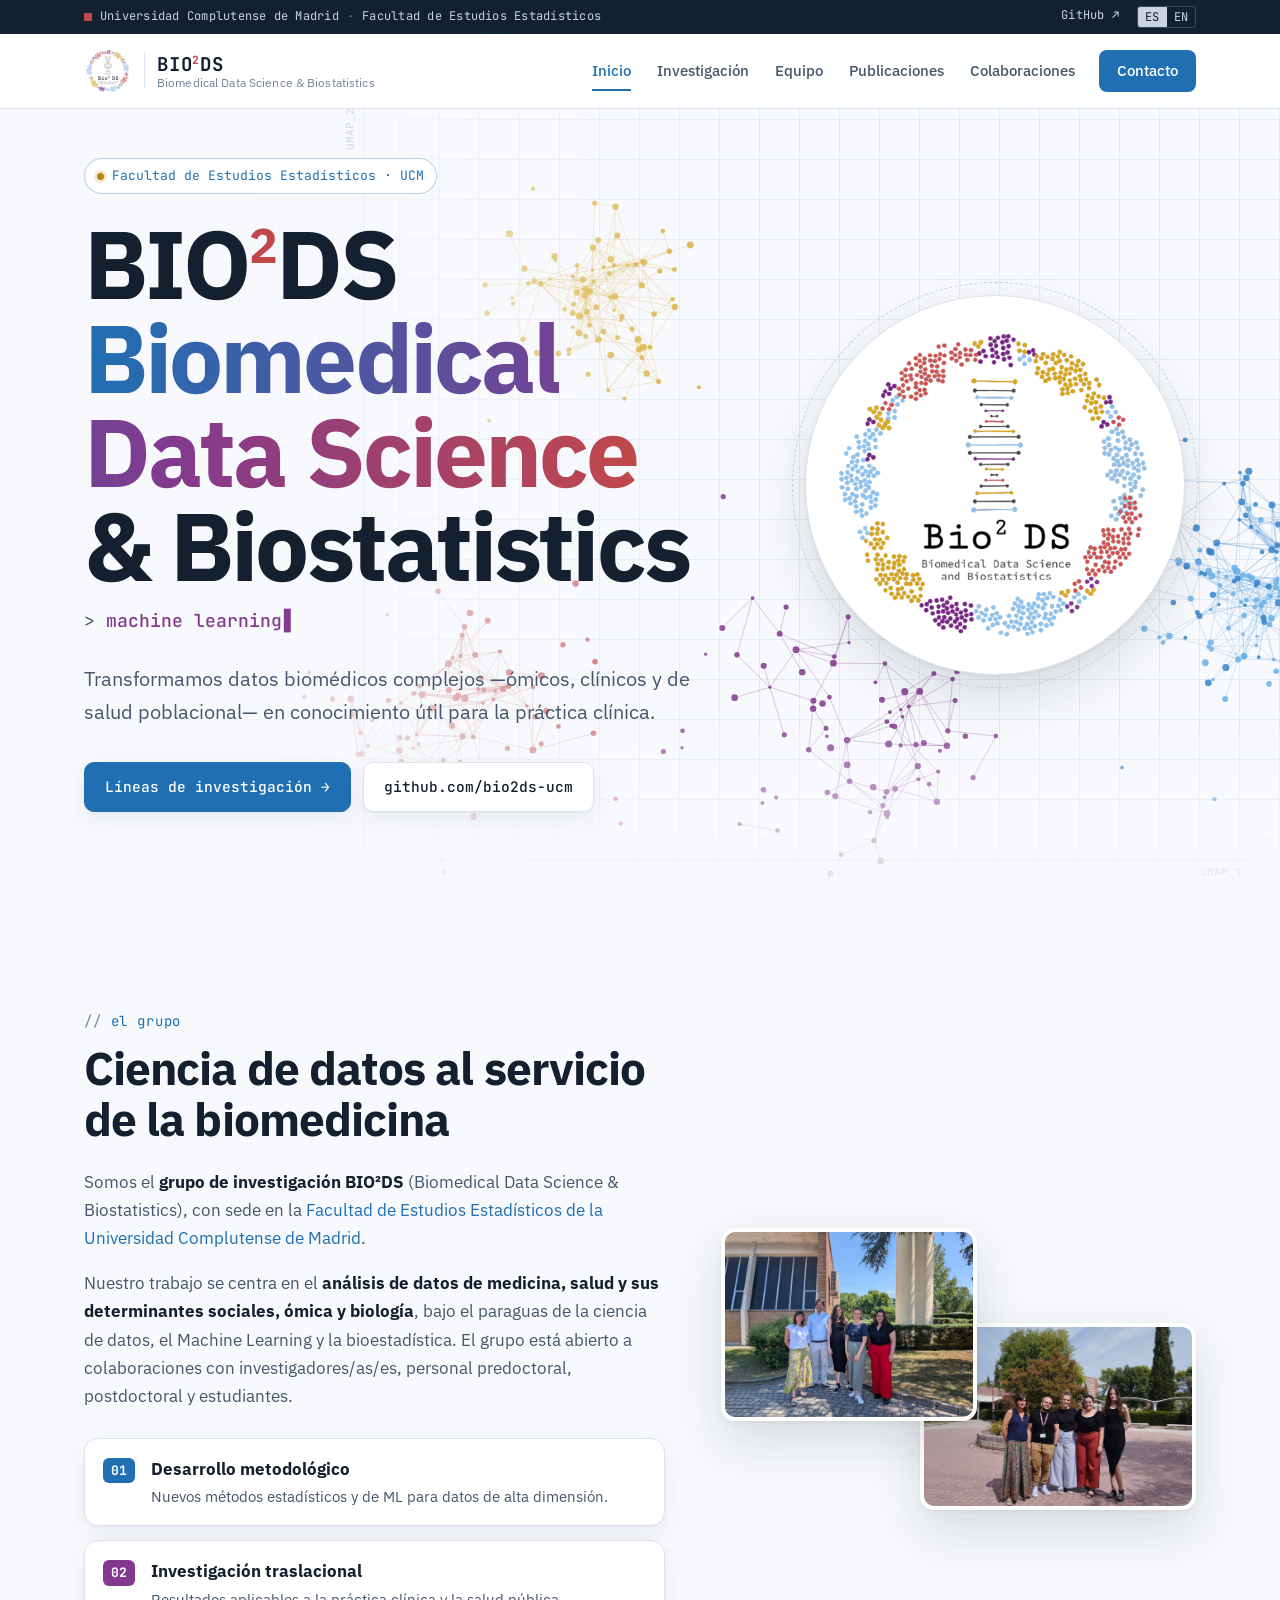
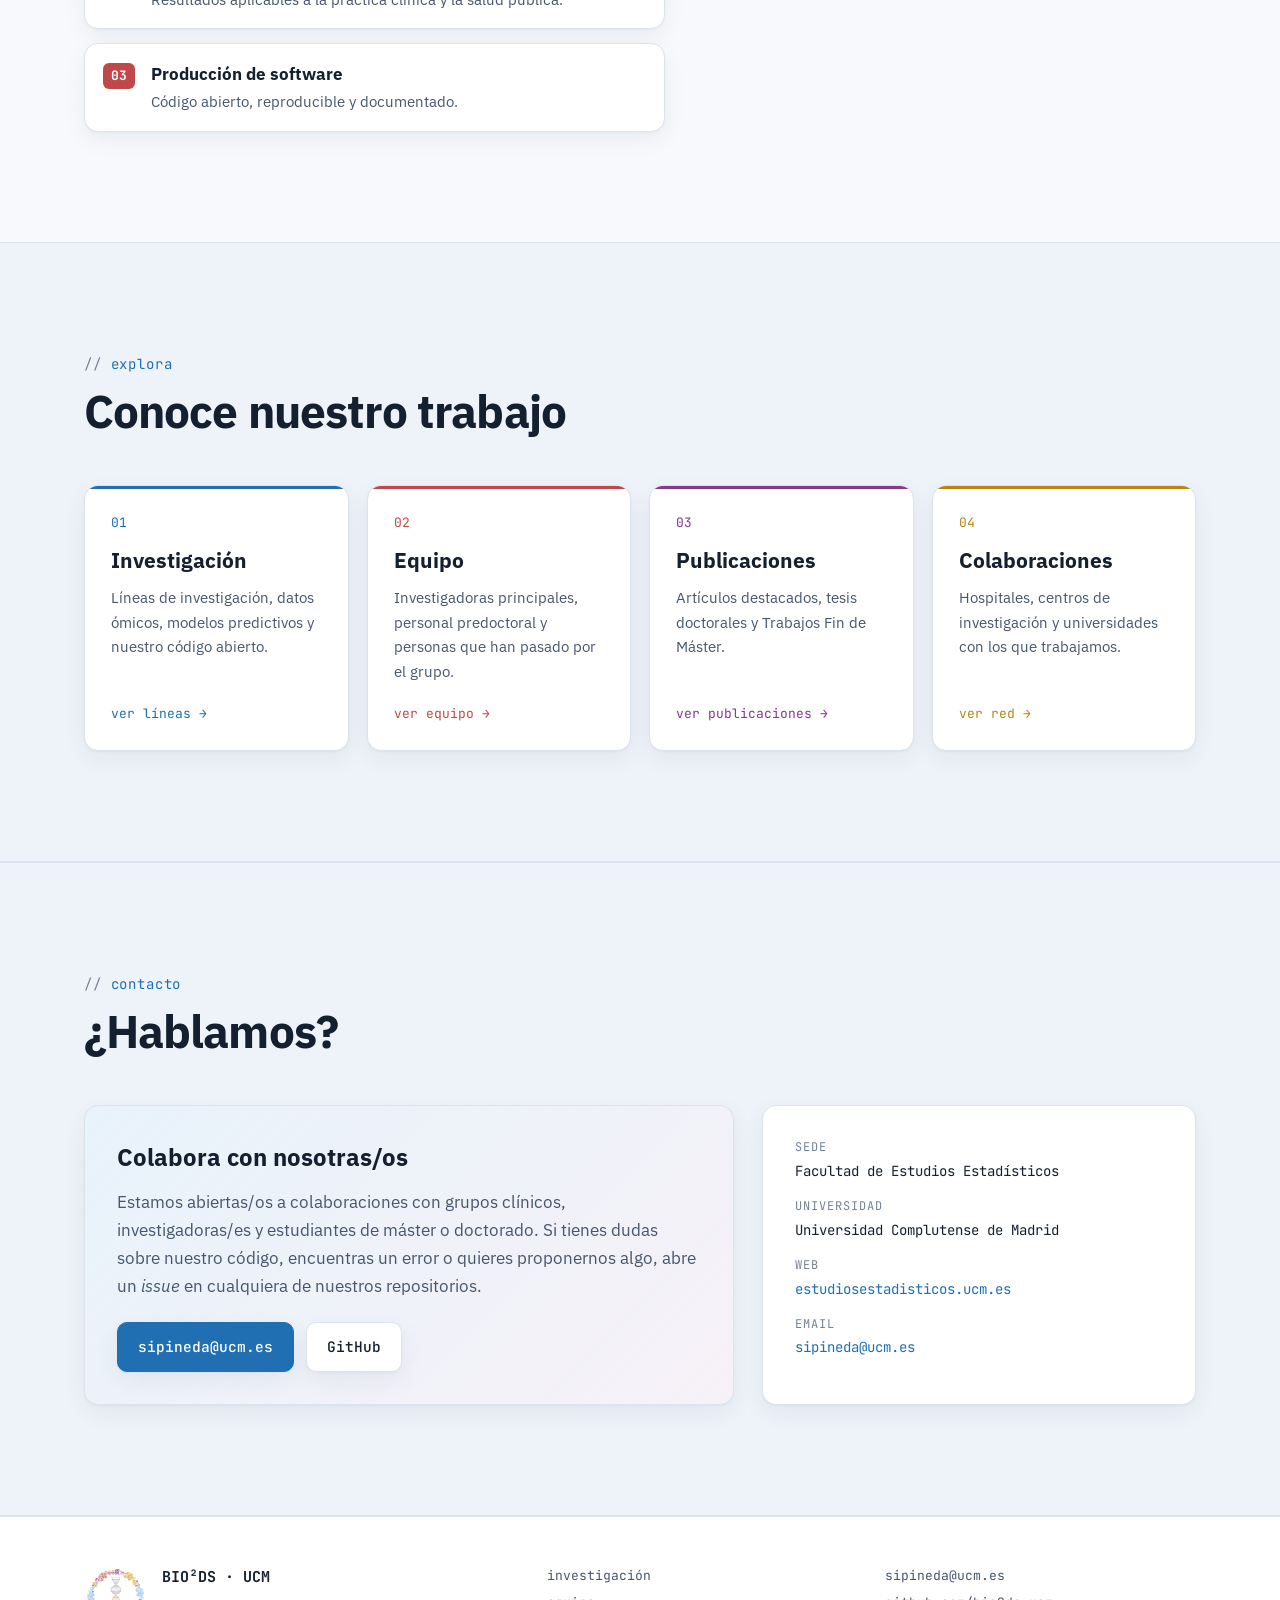
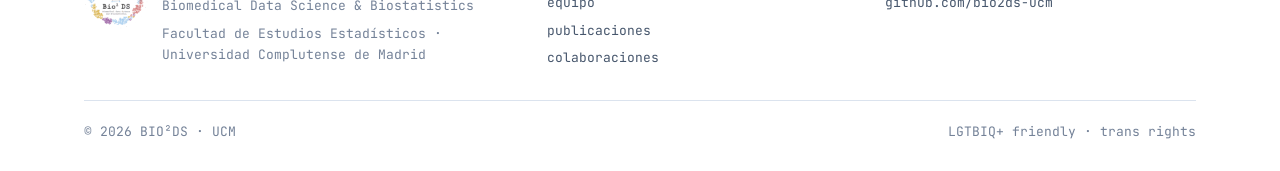
<file: index.html>
<!doctype html>
<html lang="es">
<head>
<meta charset="utf-8">
<meta name="viewport" content="width=device-width, initial-scale=1">
<title>BIO²DS · UCM</title>
<meta name="description" content="BIO²DS — Biomedical Data Science &amp; Biostatistics. Grupo de investigación de la Facultad de Estudios Estadísticos de la Universidad Complutense de Madrid.">
<meta property="og:title" content="BIO²DS · UCM">
<meta property="og:description" content="BIO²DS — Biomedical Data Science &amp; Biostatistics. Grupo de investigación de la Facultad de Estudios Estadísticos de la Universidad Complutense de Madrid.">
<meta property="og:image" content="assets/img/logo-badge.png">
<link rel="alternate" hreflang="es" href="index.html">
<link rel="alternate" hreflang="en" href="en/index.html">
<link rel="icon" type="image/png" href="favicon.png">
<link rel="apple-touch-icon" href="apple-touch-icon.png">
<meta name="theme-color" content="#f7f9fc">
<link rel="preconnect" href="https://fonts.googleapis.com">
<link rel="preconnect" href="https://fonts.gstatic.com" crossorigin>
<link href="https://fonts.googleapis.com/css2?family=IBM+Plex+Sans:wght@400;500;600;700&family=JetBrains+Mono:wght@400;500;700&display=swap" rel="stylesheet">
<link rel="stylesheet" href="assets/css/style.css">
</head>
<body>

<header class="nav" id="nav">
  <div class="topbar">
    <div class="wrap">
      <span class="inst"><span class="sq" aria-hidden="true"></span>Universidad Complutense de Madrid <span class="sep">·</span> Facultad de Estudios Estadísticos</span>
      <span class="util"><a class="gh" href="https://github.com/bio2ds-ucm" target="_blank" rel="noopener">GitHub ↗</a><span class="lang-switch" role="group" aria-label="Idioma"><a href="index.html" lang="es" hreflang="es" aria-current="true">ES</a><a href="en/index.html" lang="en" hreflang="en">EN</a></span></span>
    </div>
  </div>
  <div class="mainbar">
    <div class="wrap">
      <a class="brand" href="index.html" aria-label="BIO²DS, inicio">
        <img src="assets/img/logo-nav.png" alt="" width="48" height="48">
        <span class="wordmark"><b>BIO<sup>2</sup>DS</b><small>Biomedical Data Science &amp; Biostatistics</small></span>
      </a>
      <nav aria-label="Principal">
        <ul id="menu">
        <li><a href="index.html" aria-current="page">Inicio</a></li>
        <li><a href="investigacion.html">Investigación</a></li>
        <li><a href="equipo.html">Equipo</a></li>
        <li><a href="publicaciones.html">Publicaciones</a></li>
        <li><a href="colaboraciones.html">Colaboraciones</a></li>
          <li class="cta-li"><a class="cta" href="index.html#contacto">Contacto</a></li>
        </ul>
      </nav>
      <button class="menu-btn" id="menuBtn" aria-expanded="false" aria-controls="menu" aria-label="Abrir menú"><span></span><span></span><span></span></button>
    </div>
  </div>
</header>

<main id="top">
<section class="hero grid-bg" aria-label="Presentación">
  <canvas id="embed" aria-hidden="true"></canvas>
  <div class="wrap">
    <div class="hero-text">
    <span class="tag"><span class="dot"></span>Facultad de Estudios Estadísticos · UCM</span>
    <h1>BIO<sup>2</sup>DS<br><span class="grad">Biomedical Data Science</span><br>&amp; Biostatistics</h1>
    <p class="sub">&gt; <span class="typed" id="typed">machine learning</span></p>
    <p class="lead">Transformamos datos biomédicos complejos —ómicos, clínicos y de salud poblacional— en conocimiento útil para la práctica clínica.</p>
    <div class="btns">
      <a class="btn primary" href="investigacion.html">Líneas de investigación →</a>
      <a class="btn" href="https://github.com/bio2ds-ucm" target="_blank" rel="noopener">github.com/bio2ds-ucm</a>
    </div>
    </div>
    <figure class="hero-logo"><img src="assets/img/logo-badge.png" alt="Logo de BIO²DS: Biomedical Data Science and Biostatistics" width="520" height="520"></figure>
  </div>
</section>

<section id="grupo">
  <div class="wrap about">
    <div class="reveal">
      <div class="sec-head" style="margin-bottom:24px">
        <div class="idx">el grupo</div>
        <h2>Ciencia de datos al servicio de la biomedicina</h2>
      </div>
      <p>Somos el <strong>grupo de investigación BIO²DS</strong> (Biomedical Data Science &amp; Biostatistics), con sede en la <a href="https://estudiosestadisticos.ucm.es/" target="_blank" rel="noopener">Facultad de Estudios Estadísticos de la Universidad Complutense de Madrid</a>.</p>
      <p>Nuestro trabajo se centra en el <strong>análisis de datos de medicina, salud y sus determinantes sociales, ómica y biología</strong>, bajo el paraguas de la ciencia de datos, el Machine Learning y la bioestadística. El grupo está abierto a colaboraciones con investigadores/as/es, personal predoctoral, postdoctoral y estudiantes.</p>
      <div class="pillars">
        <div class="pillar"><span class="n">01</span><div><h3>Desarrollo metodológico</h3><p>Nuevos métodos estadísticos y de ML para datos de alta dimensión.</p></div></div>
        <div class="pillar"><span class="n">02</span><div><h3>Investigación traslacional</h3><p>Resultados aplicables a la práctica clínica y la salud pública.</p></div></div>
        <div class="pillar"><span class="n">03</span><div><h3>Producción de software</h3><p>Código abierto, reproducible y documentado.</p></div></div>
      </div>
    </div>
    <div class="photo-stack reveal">
      <figure class="front"><img src="assets/img/grupo-2025.jpg" alt="Foto del grupo BIO²DS en 2025" loading="lazy"></figure>
      <figure class="back"><img src="assets/img/grupo-2024.jpg" alt="Foto del grupo BIO²DS en 2024" loading="lazy"></figure>
    </div>
  </div>
</section>

<section id="explora" class="alt">
  <div class="wrap">
    <div class="sec-head reveal">
      <div class="idx">explora</div>
      <h2>Conoce nuestro trabajo</h2>
    </div>
    <div class="explore">
      <a class="xcard reveal" href="investigacion.html"><span class="n">01</span><h3>Investigación</h3><p>Líneas de investigación, datos ómicos, modelos predictivos y nuestro código abierto.</p><span class="go">ver líneas →</span></a>
      <a class="xcard reveal" href="equipo.html"><span class="n">02</span><h3>Equipo</h3><p>Investigadoras principales, personal predoctoral y personas que han pasado por el grupo.</p><span class="go">ver equipo →</span></a>
      <a class="xcard reveal" href="publicaciones.html"><span class="n">03</span><h3>Publicaciones</h3><p>Artículos destacados, tesis doctorales y Trabajos Fin de Máster.</p><span class="go">ver publicaciones →</span></a>
      <a class="xcard reveal" href="colaboraciones.html"><span class="n">04</span><h3>Colaboraciones</h3><p>Hospitales, centros de investigación y universidades con los que trabajamos.</p><span class="go">ver red →</span></a>
    </div>
  </div>
</section>

<section id="contacto" class="alt">
  <div class="wrap">
    <div class="sec-head reveal">
      <div class="idx">contacto</div>
      <h2>¿Hablamos?</h2>
    </div>
    <div class="contact">
      <div class="box reveal">
        <h3>Colabora con nosotras/os</h3>
        <p>Estamos abiertas/os a colaboraciones con grupos clínicos, investigadoras/es y estudiantes de máster o doctorado. Si tienes dudas sobre nuestro código, encuentras un error o quieres proponernos algo, abre un <em>issue</em> en cualquiera de nuestros repositorios.</p>
        <div class="btns"><a class="btn primary" href="mailto:sipineda@ucm.es">sipineda@ucm.es</a><a class="btn" href="https://github.com/bio2ds-ucm" target="_blank" rel="noopener">GitHub</a></div>
      </div>
      <div class="box reveal">
        <dl>
          <dt>Sede</dt><dd>Facultad de Estudios Estadísticos</dd>
          <dt>Universidad</dt><dd>Universidad Complutense de Madrid</dd>
          <dt>Web</dt><dd><a href="https://estudiosestadisticos.ucm.es/" target="_blank" rel="noopener">estudiosestadisticos.ucm.es</a></dd>
          <dt>Email</dt><dd><a href="mailto:sipineda@ucm.es">sipineda@ucm.es</a></dd>
        </dl>
      </div>
    </div>
  </div>
</section>
</main>

<footer>
  <div class="wrap">
    <div class="foot-cols">
      <div class="foot-brand">
        <img src="assets/img/logo-nav.png" alt="Logo BIO²DS" width="64" height="64" loading="lazy">
        <div>
          <b>BIO²DS · UCM</b>
          <span>Biomedical Data Science &amp; Biostatistics</span>
          <span>Facultad de Estudios Estadísticos · Universidad Complutense de Madrid</span>
        </div>
      </div>
      <nav aria-label="Pie de página">
        <a href="investigacion.html">investigación</a>
        <a href="equipo.html">equipo</a>
        <a href="publicaciones.html">publicaciones</a>
        <a href="colaboraciones.html">colaboraciones</a>
      </nav>
      <div>
        <a href="mailto:sipineda@ucm.es">sipineda@ucm.es</a>
        <a href="https://github.com/bio2ds-ucm" target="_blank" rel="noopener">github.com/bio2ds-ucm</a>
      </div>
    </div>
    <div class="foot-bottom"><span>© <span id="year">2026</span> BIO²DS · UCM</span><span>LGTBIQ+ friendly · trans rights</span></div>
  </div>
</footer>

<script src="assets/js/main.js"></script>
</body>
</html>
</file>
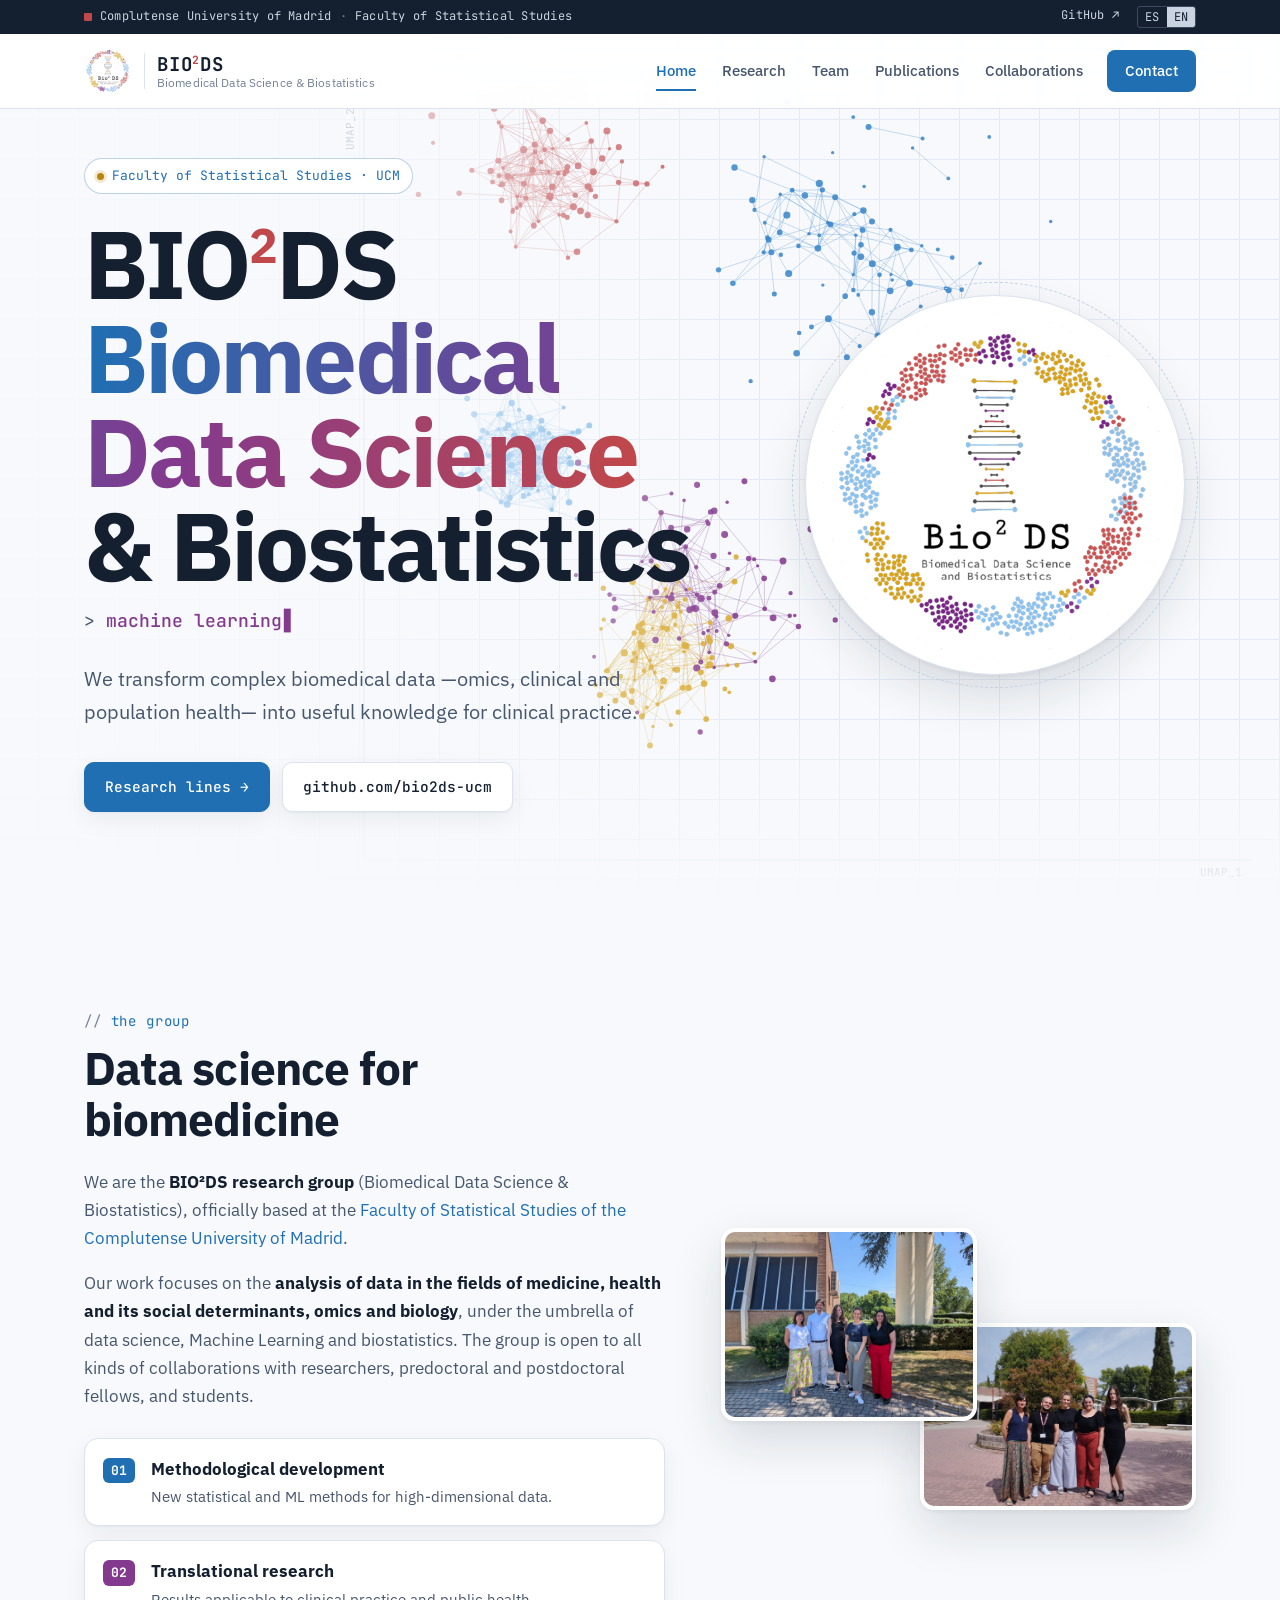
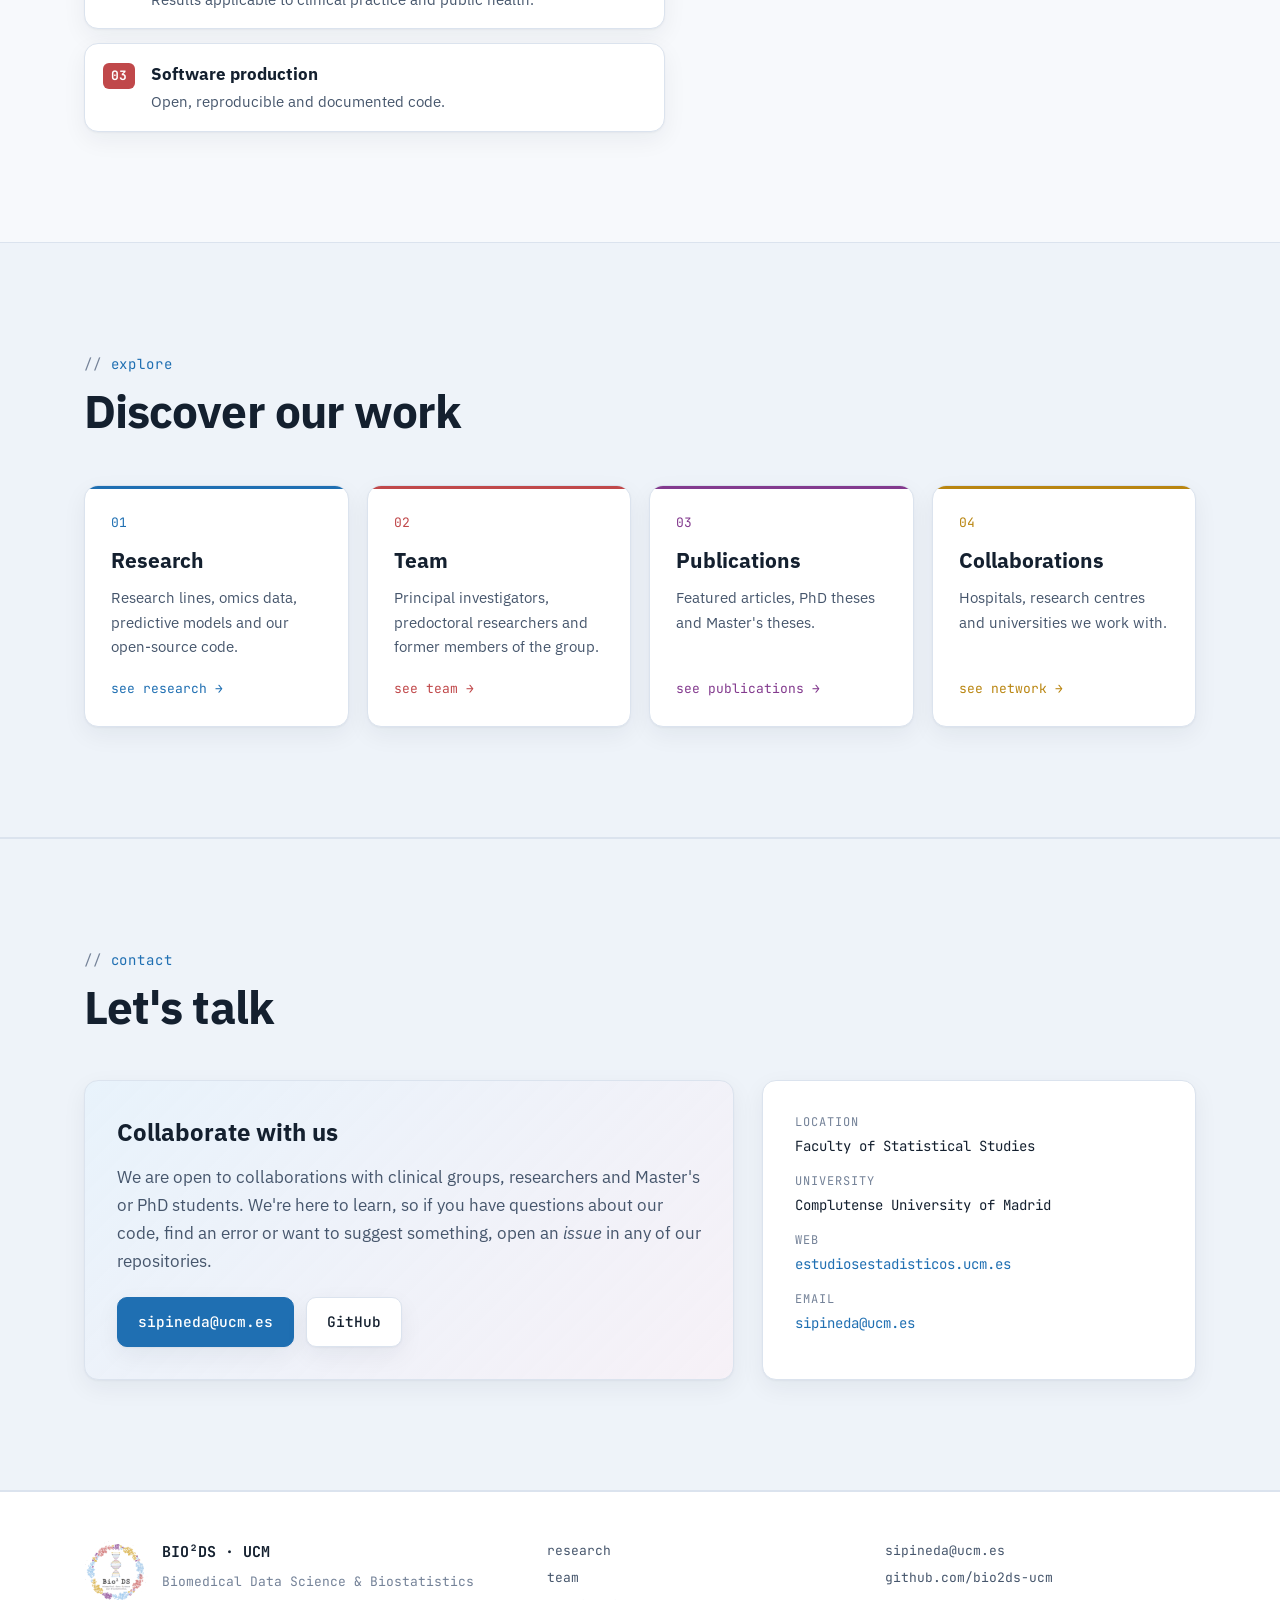
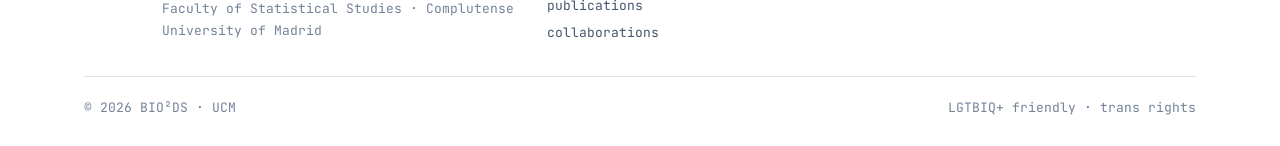
<file: en/index.html>
<!doctype html>
<html lang="en">
<head>
<meta charset="utf-8">
<meta name="viewport" content="width=device-width, initial-scale=1">
<title>BIO²DS · UCM</title>
<meta name="description" content="BIO²DS — Biomedical Data Science &amp; Biostatistics. Research group at the Faculty of Statistical Studies, Complutense University of Madrid.">
<meta property="og:title" content="BIO²DS · UCM">
<meta property="og:description" content="BIO²DS — Biomedical Data Science &amp; Biostatistics. Research group at the Faculty of Statistical Studies, Complutense University of Madrid.">
<meta property="og:image" content="assets/img/logo-badge.png">
<link rel="alternate" hreflang="es" href="../index.html">
<link rel="alternate" hreflang="en" href="index.html">
<link rel="icon" type="image/png" href="../favicon.png">
<link rel="apple-touch-icon" href="../apple-touch-icon.png">
<meta name="theme-color" content="#f7f9fc">
<link rel="preconnect" href="https://fonts.googleapis.com">
<link rel="preconnect" href="https://fonts.gstatic.com" crossorigin>
<link href="https://fonts.googleapis.com/css2?family=IBM+Plex+Sans:wght@400;500;600;700&family=JetBrains+Mono:wght@400;500;700&display=swap" rel="stylesheet">
<link rel="stylesheet" href="../assets/css/style.css">
</head>
<body>

<header class="nav" id="nav">
  <div class="topbar">
    <div class="wrap">
      <span class="inst"><span class="sq" aria-hidden="true"></span>Complutense University of Madrid <span class="sep">·</span> Faculty of Statistical Studies</span>
      <span class="util"><a class="gh" href="https://github.com/bio2ds-ucm" target="_blank" rel="noopener">GitHub ↗</a><span class="lang-switch" role="group" aria-label="Language"><a href="../index.html" lang="es" hreflang="es">ES</a><a href="index.html" lang="en" hreflang="en" aria-current="true">EN</a></span></span>
    </div>
  </div>
  <div class="mainbar">
    <div class="wrap">
      <a class="brand" href="index.html" aria-label="BIO²DS, home">
        <img src="../assets/img/logo-nav.png" alt="" width="48" height="48">
        <span class="wordmark"><b>BIO<sup>2</sup>DS</b><small>Biomedical Data Science &amp; Biostatistics</small></span>
      </a>
      <nav aria-label="Main">
        <ul id="menu">
        <li><a href="index.html" aria-current="page">Home</a></li>
        <li><a href="investigacion.html">Research</a></li>
        <li><a href="equipo.html">Team</a></li>
        <li><a href="publicaciones.html">Publications</a></li>
        <li><a href="colaboraciones.html">Collaborations</a></li>
          <li class="cta-li"><a class="cta" href="index.html#contacto">Contact</a></li>
        </ul>
      </nav>
      <button class="menu-btn" id="menuBtn" aria-expanded="false" aria-controls="menu" aria-label="Open menu"><span></span><span></span><span></span></button>
    </div>
  </div>
</header>

<main id="top">
<section class="hero grid-bg" aria-label="Introduction">
  <canvas id="embed" aria-hidden="true"></canvas>
  <div class="wrap">
    <div class="hero-text">
    <span class="tag"><span class="dot"></span>Faculty of Statistical Studies · UCM</span>
    <h1>BIO<sup>2</sup>DS<br><span class="grad">Biomedical Data Science</span><br>&amp; Biostatistics</h1>
    <p class="sub">&gt; <span class="typed" id="typed">machine learning</span></p>
    <p class="lead">We transform complex biomedical data —omics, clinical and population health— into useful knowledge for clinical practice.</p>
    <div class="btns">
      <a class="btn primary" href="investigacion.html">Research lines →</a>
      <a class="btn" href="https://github.com/bio2ds-ucm" target="_blank" rel="noopener">github.com/bio2ds-ucm</a>
    </div>
    </div>
    <figure class="hero-logo"><img src="../assets/img/logo-badge.png" alt="BIO²DS logo: Biomedical Data Science and Biostatistics" width="520" height="520"></figure>
  </div>
</section>

<section id="grupo">
  <div class="wrap about">
    <div class="reveal">
      <div class="sec-head" style="margin-bottom:24px">
        <div class="idx">the group</div>
        <h2>Data science for biomedicine</h2>
      </div>
      <p>We are the <strong>BIO²DS research group</strong> (Biomedical Data Science &amp; Biostatistics), officially based at the <a href="https://estudiosestadisticos.ucm.es/" target="_blank" rel="noopener">Faculty of Statistical Studies of the Complutense University of Madrid</a>.</p>
      <p>Our work focuses on the <strong>analysis of data in the fields of medicine, health and its social determinants, omics and biology</strong>, under the umbrella of data science, Machine Learning and biostatistics. The group is open to all kinds of collaborations with researchers, predoctoral and postdoctoral fellows, and students.</p>
      <div class="pillars">
        <div class="pillar"><span class="n">01</span><div><h3>Methodological development</h3><p>New statistical and ML methods for high-dimensional data.</p></div></div>
        <div class="pillar"><span class="n">02</span><div><h3>Translational research</h3><p>Results applicable to clinical practice and public health.</p></div></div>
        <div class="pillar"><span class="n">03</span><div><h3>Software production</h3><p>Open, reproducible and documented code.</p></div></div>
      </div>
    </div>
    <div class="photo-stack reveal">
      <figure class="front"><img src="../assets/img/grupo-2025.jpg" alt="BIO²DS group photo, 2025" loading="lazy"></figure>
      <figure class="back"><img src="../assets/img/grupo-2024.jpg" alt="BIO²DS group photo, 2024" loading="lazy"></figure>
    </div>
  </div>
</section>

<section id="explora" class="alt">
  <div class="wrap">
    <div class="sec-head reveal">
      <div class="idx">explore</div>
      <h2>Discover our work</h2>
    </div>
    <div class="explore">
      <a class="xcard reveal" href="investigacion.html"><span class="n">01</span><h3>Research</h3><p>Research lines, omics data, predictive models and our open-source code.</p><span class="go">see research →</span></a>
      <a class="xcard reveal" href="equipo.html"><span class="n">02</span><h3>Team</h3><p>Principal investigators, predoctoral researchers and former members of the group.</p><span class="go">see team →</span></a>
      <a class="xcard reveal" href="publicaciones.html"><span class="n">03</span><h3>Publications</h3><p>Featured articles, PhD theses and Master's theses.</p><span class="go">see publications →</span></a>
      <a class="xcard reveal" href="colaboraciones.html"><span class="n">04</span><h3>Collaborations</h3><p>Hospitals, research centres and universities we work with.</p><span class="go">see network →</span></a>
    </div>
  </div>
</section>

<section id="contacto" class="alt">
  <div class="wrap">
    <div class="sec-head reveal">
      <div class="idx">contact</div>
      <h2>Let's talk</h2>
    </div>
    <div class="contact">
      <div class="box reveal">
        <h3>Collaborate with us</h3>
        <p>We are open to collaborations with clinical groups, researchers and Master's or PhD students. We're here to learn, so if you have questions about our code, find an error or want to suggest something, open an <em>issue</em> in any of our repositories.</p>
        <div class="btns"><a class="btn primary" href="mailto:sipineda@ucm.es">sipineda@ucm.es</a><a class="btn" href="https://github.com/bio2ds-ucm" target="_blank" rel="noopener">GitHub</a></div>
      </div>
      <div class="box reveal">
        <dl>
          <dt>Location</dt><dd>Faculty of Statistical Studies</dd>
          <dt>University</dt><dd>Complutense University of Madrid</dd>
          <dt>Web</dt><dd><a href="https://estudiosestadisticos.ucm.es/" target="_blank" rel="noopener">estudiosestadisticos.ucm.es</a></dd>
          <dt>Email</dt><dd><a href="mailto:sipineda@ucm.es">sipineda@ucm.es</a></dd>
        </dl>
      </div>
    </div>
  </div>
</section>
</main>

<footer>
  <div class="wrap">
    <div class="foot-cols">
      <div class="foot-brand">
        <img src="../assets/img/logo-nav.png" alt="Logo BIO²DS" width="64" height="64" loading="lazy">
        <div>
          <b>BIO²DS · UCM</b>
          <span>Biomedical Data Science &amp; Biostatistics</span>
          <span>Faculty of Statistical Studies · Complutense University of Madrid</span>
        </div>
      </div>
      <nav aria-label="Footer">
        <a href="investigacion.html">research</a>
        <a href="equipo.html">team</a>
        <a href="publicaciones.html">publications</a>
        <a href="colaboraciones.html">collaborations</a>
      </nav>
      <div>
        <a href="mailto:sipineda@ucm.es">sipineda@ucm.es</a>
        <a href="https://github.com/bio2ds-ucm" target="_blank" rel="noopener">github.com/bio2ds-ucm</a>
      </div>
    </div>
    <div class="foot-bottom"><span>© <span id="year">2026</span> BIO²DS · UCM</span><span>LGTBIQ+ friendly · trans rights</span></div>
  </div>
</footer>

<script src="../assets/js/main.js"></script>
</body>
</html>
</file>
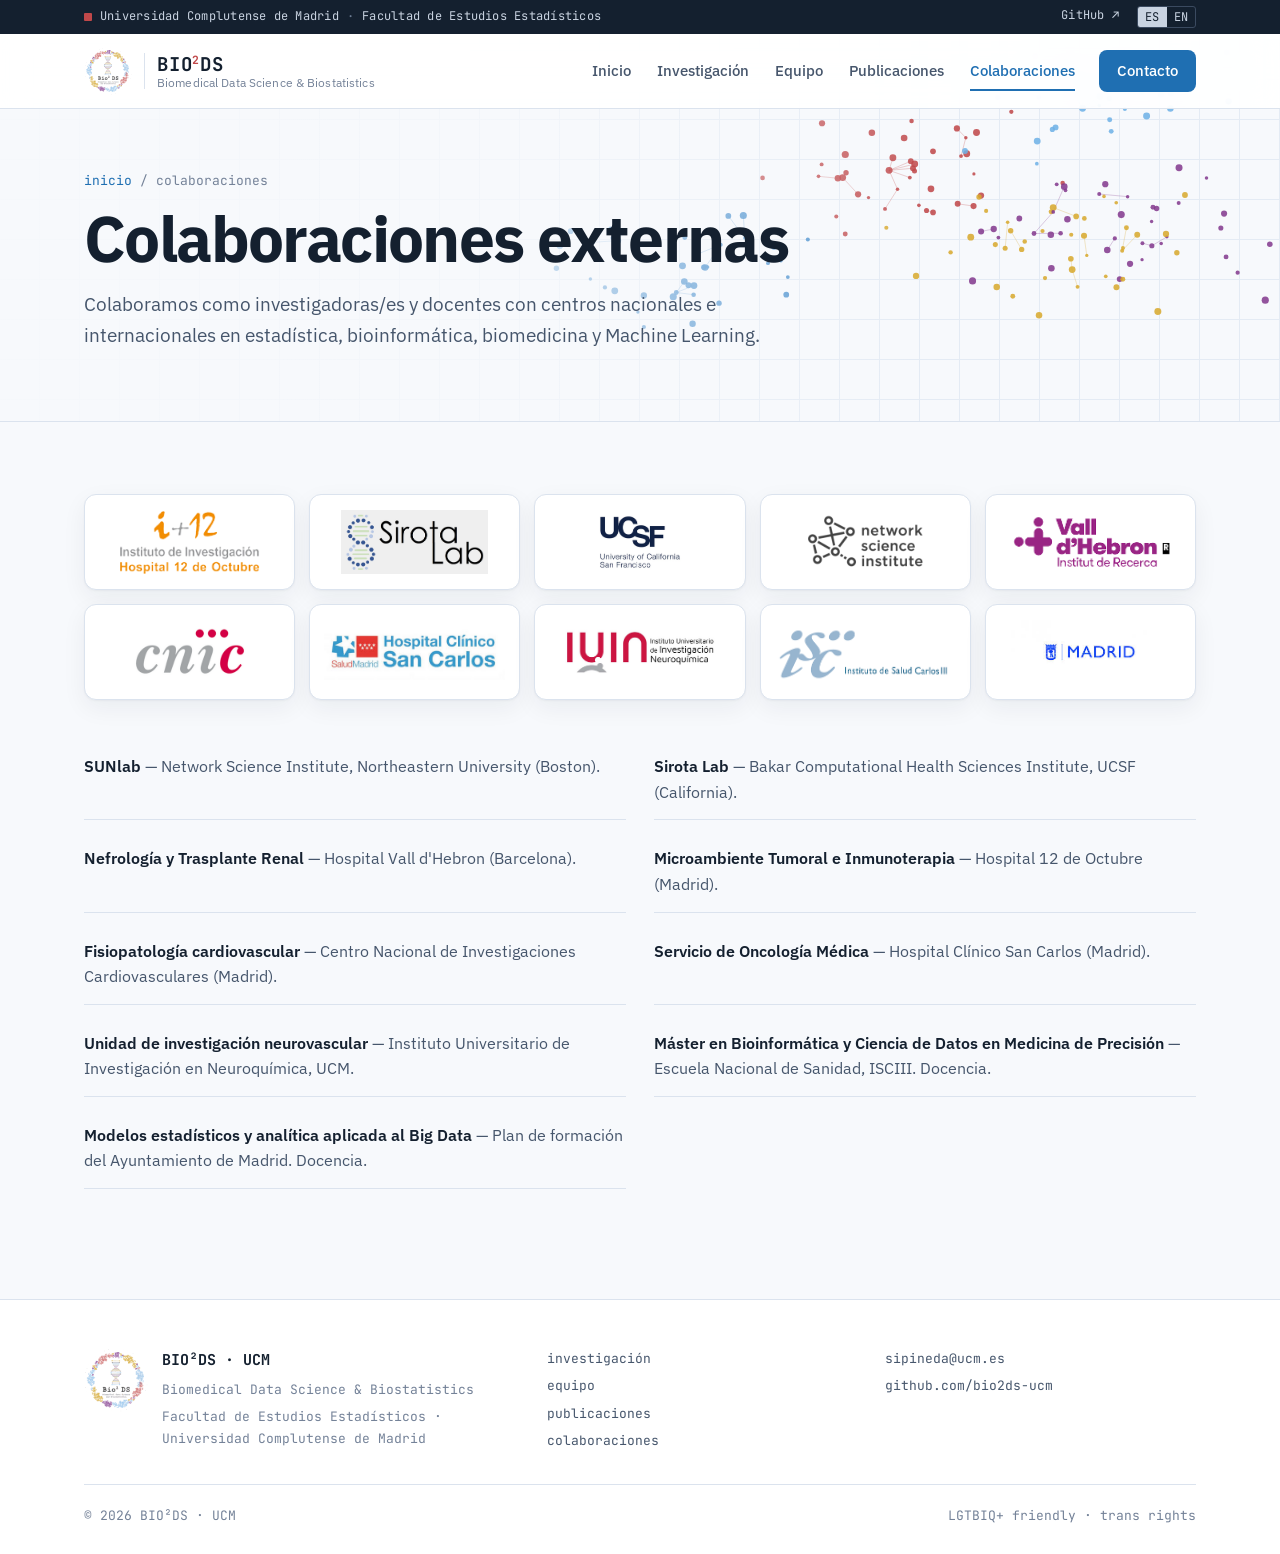
<file: colaboraciones.html>
<!doctype html>
<html lang="es">
<head>
<meta charset="utf-8">
<meta name="viewport" content="width=device-width, initial-scale=1">
<title>Colaboraciones · BIO²DS</title>
<meta name="description" content="Centros nacionales e internacionales con los que colabora el grupo BIO²DS (UCM).">
<meta property="og:title" content="Colaboraciones · BIO²DS">
<meta property="og:description" content="Centros nacionales e internacionales con los que colabora el grupo BIO²DS (UCM).">
<meta property="og:image" content="assets/img/logo-badge.png">
<link rel="alternate" hreflang="es" href="colaboraciones.html">
<link rel="alternate" hreflang="en" href="en/colaboraciones.html">
<link rel="icon" type="image/png" href="favicon.png">
<link rel="apple-touch-icon" href="apple-touch-icon.png">
<meta name="theme-color" content="#f7f9fc">
<link rel="preconnect" href="https://fonts.googleapis.com">
<link rel="preconnect" href="https://fonts.gstatic.com" crossorigin>
<link href="https://fonts.googleapis.com/css2?family=IBM+Plex+Sans:wght@400;500;600;700&family=JetBrains+Mono:wght@400;500;700&display=swap" rel="stylesheet">
<link rel="stylesheet" href="assets/css/style.css">
</head>
<body>

<header class="nav" id="nav">
  <div class="topbar">
    <div class="wrap">
      <span class="inst"><span class="sq" aria-hidden="true"></span>Universidad Complutense de Madrid <span class="sep">·</span> Facultad de Estudios Estadísticos</span>
      <span class="util"><a class="gh" href="https://github.com/bio2ds-ucm" target="_blank" rel="noopener">GitHub ↗</a><span class="lang-switch" role="group" aria-label="Idioma"><a href="colaboraciones.html" lang="es" hreflang="es" aria-current="true">ES</a><a href="en/colaboraciones.html" lang="en" hreflang="en">EN</a></span></span>
    </div>
  </div>
  <div class="mainbar">
    <div class="wrap">
      <a class="brand" href="index.html" aria-label="BIO²DS, inicio">
        <img src="assets/img/logo-nav.png" alt="" width="48" height="48">
        <span class="wordmark"><b>BIO<sup>2</sup>DS</b><small>Biomedical Data Science &amp; Biostatistics</small></span>
      </a>
      <nav aria-label="Principal">
        <ul id="menu">
        <li><a href="index.html">Inicio</a></li>
        <li><a href="investigacion.html">Investigación</a></li>
        <li><a href="equipo.html">Equipo</a></li>
        <li><a href="publicaciones.html">Publicaciones</a></li>
        <li><a href="colaboraciones.html" aria-current="page">Colaboraciones</a></li>
          <li class="cta-li"><a class="cta" href="index.html#contacto">Contacto</a></li>
        </ul>
      </nav>
      <button class="menu-btn" id="menuBtn" aria-expanded="false" aria-controls="menu" aria-label="Abrir menú"><span></span><span></span><span></span></button>
    </div>
  </div>
</header>

<main id="top">
<section class="page-head grid-bg">
  <canvas class="embed-bg" aria-hidden="true"></canvas>
  <div class="wrap">
    <div class="crumbs"><a href="index.html">inicio</a> / colaboraciones</div>
    <h1>Colaboraciones externas</h1>
    <p>Colaboramos como investigadoras/es y docentes con centros nacionales e internacionales en estadística, bioinformática, biomedicina y Machine Learning.</p>
  </div>
</section>

<section id="colaboraciones">
  <div class="wrap">
    <div class="logos reveal">
      <div><img src="assets/img/h12o.png" alt="Hospital 12 de Octubre" loading="lazy"></div>
      <div><img src="assets/img/sirota.png" alt="Sirota Lab" loading="lazy"></div>
      <div><img src="assets/img/ucsf.png" alt="UCSF" loading="lazy"></div>
      <div><img src="assets/img/netsci.png" alt="Network Science Institute" loading="lazy"></div>
      <div><img src="assets/img/vhir.png" alt="VHIR Vall d'Hebron" loading="lazy"></div>
      <div><img src="assets/img/cnic.png" alt="CNIC" loading="lazy"></div>
      <div><img src="assets/img/hcsc.png" alt="Hospital Clínico San Carlos" loading="lazy"></div>
      <div><img src="assets/img/iuin.png" alt="Instituto Universitario de Investigación en Neuroquímica" loading="lazy"></div>
      <div><img src="assets/img/isciii.png" alt="Instituto de Salud Carlos III" loading="lazy"></div>
      <div><img src="assets/img/madrid.png" alt="Ayuntamiento de Madrid" loading="lazy"></div>
    </div>
    <ul class="collabs">
      <li><a href="https://www.networkscienceinstitute.org/" target="_blank" rel="noopener">SUNlab</a> — Network Science Institute, Northeastern University (Boston).</li>
      <li><a href="https://sirotalab.ucsf.edu/" target="_blank" rel="noopener">Sirota Lab</a> — Bakar Computational Health Sciences Institute, UCSF (California).</li>
      <li><a href="https://vhir.vallhebron.com/es/investigacion/nefrologia-y-trasplante-renal" target="_blank" rel="noopener">Nefrología y Trasplante Renal</a> — Hospital Vall d'Hebron (Barcelona).</li>
      <li><a href="https://imas12.es/investigacion/cancer/microambiente-tumoral-e-inmunoterapia/equipo/" target="_blank" rel="noopener">Microambiente Tumoral e Inmunoterapia</a> — Hospital 12 de Octubre (Madrid).</li>
      <li><a href="https://www.cnic.es/es/investigacion/fisiopatologia-neurovascular" target="_blank" rel="noopener">Fisiopatología cardiovascular</a> — Centro Nacional de Investigaciones Cardiovasculares (Madrid).</li>
      <li><a href="https://www.comunidad.madrid/hospital/clinicosancarlos/profesionales/servicios-medicos/oncologia-medica" target="_blank" rel="noopener">Servicio de Oncología Médica</a> — Hospital Clínico San Carlos (Madrid).</li>
      <li><a href="https://www.ucm.es/iuin" target="_blank" rel="noopener">Unidad de investigación neurovascular</a> — Instituto Universitario de Investigación en Neuroquímica, UCM.</li>
      <li><a href="https://masterbioinformatica.com/" target="_blank" rel="noopener">Máster en Bioinformática y Ciencia de Datos en Medicina de Precisión</a> — Escuela Nacional de Sanidad, ISCIII. Docencia.</li>
      <li><a href="https://www.madrid.es/portal/site/munimadrid" target="_blank" rel="noopener">Modelos estadísticos y analítica aplicada al Big Data</a> — Plan de formación del Ayuntamiento de Madrid. Docencia.</li>
    </ul>
  </div>
</section>
</main>

<footer>
  <div class="wrap">
    <div class="foot-cols">
      <div class="foot-brand">
        <img src="assets/img/logo-nav.png" alt="Logo BIO²DS" width="64" height="64" loading="lazy">
        <div>
          <b>BIO²DS · UCM</b>
          <span>Biomedical Data Science &amp; Biostatistics</span>
          <span>Facultad de Estudios Estadísticos · Universidad Complutense de Madrid</span>
        </div>
      </div>
      <nav aria-label="Pie de página">
        <a href="investigacion.html">investigación</a>
        <a href="equipo.html">equipo</a>
        <a href="publicaciones.html">publicaciones</a>
        <a href="colaboraciones.html">colaboraciones</a>
      </nav>
      <div>
        <a href="mailto:sipineda@ucm.es">sipineda@ucm.es</a>
        <a href="https://github.com/bio2ds-ucm" target="_blank" rel="noopener">github.com/bio2ds-ucm</a>
      </div>
    </div>
    <div class="foot-bottom"><span>© <span id="year">2026</span> BIO²DS · UCM</span><span>LGTBIQ+ friendly · trans rights</span></div>
  </div>
</footer>

<script src="assets/js/main.js"></script>
</body>
</html>
</file>
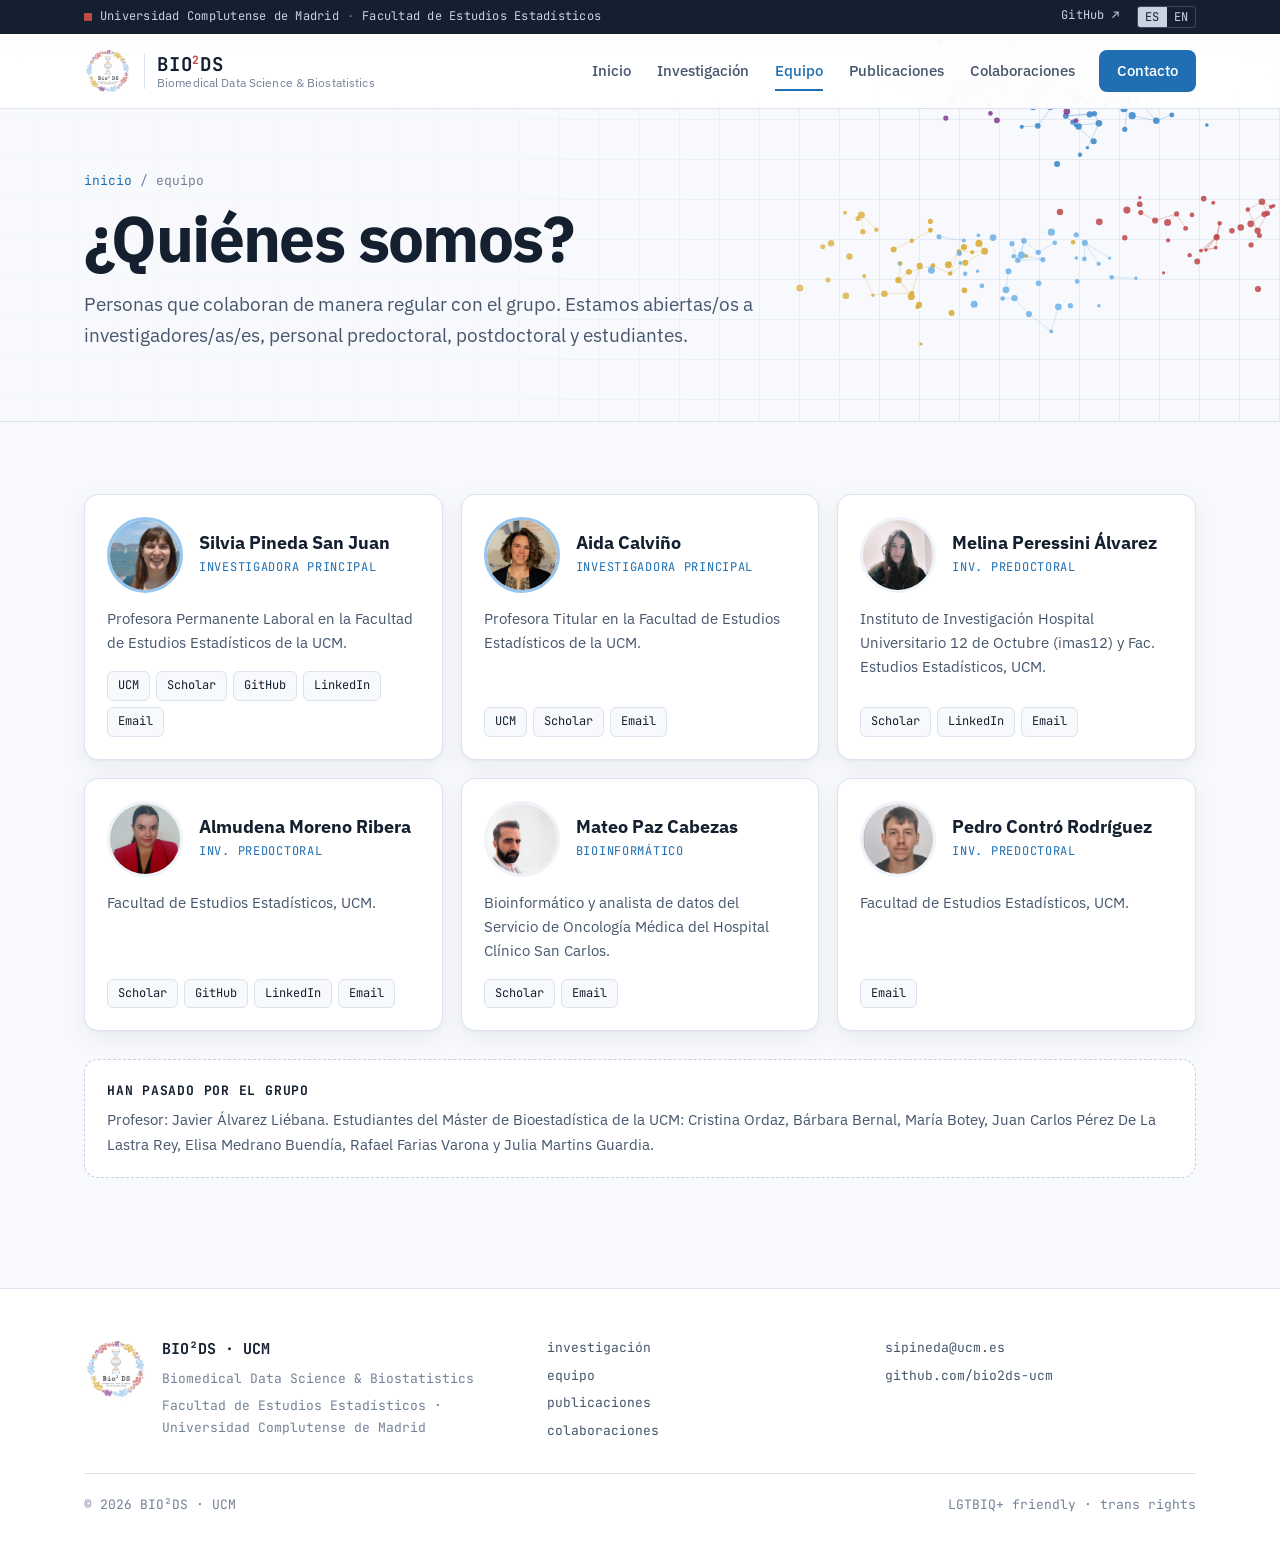
<file: equipo.html>
<!doctype html>
<html lang="es">
<head>
<meta charset="utf-8">
<meta name="viewport" content="width=device-width, initial-scale=1">
<title>Equipo · BIO²DS</title>
<meta name="description" content="Miembros del grupo de investigación BIO²DS de la Universidad Complutense de Madrid.">
<meta property="og:title" content="Equipo · BIO²DS">
<meta property="og:description" content="Miembros del grupo de investigación BIO²DS de la Universidad Complutense de Madrid.">
<meta property="og:image" content="assets/img/logo-badge.png">
<link rel="alternate" hreflang="es" href="equipo.html">
<link rel="alternate" hreflang="en" href="en/equipo.html">
<link rel="icon" type="image/png" href="favicon.png">
<link rel="apple-touch-icon" href="apple-touch-icon.png">
<meta name="theme-color" content="#f7f9fc">
<link rel="preconnect" href="https://fonts.googleapis.com">
<link rel="preconnect" href="https://fonts.gstatic.com" crossorigin>
<link href="https://fonts.googleapis.com/css2?family=IBM+Plex+Sans:wght@400;500;600;700&family=JetBrains+Mono:wght@400;500;700&display=swap" rel="stylesheet">
<link rel="stylesheet" href="assets/css/style.css">
</head>
<body>

<header class="nav" id="nav">
  <div class="topbar">
    <div class="wrap">
      <span class="inst"><span class="sq" aria-hidden="true"></span>Universidad Complutense de Madrid <span class="sep">·</span> Facultad de Estudios Estadísticos</span>
      <span class="util"><a class="gh" href="https://github.com/bio2ds-ucm" target="_blank" rel="noopener">GitHub ↗</a><span class="lang-switch" role="group" aria-label="Idioma"><a href="equipo.html" lang="es" hreflang="es" aria-current="true">ES</a><a href="en/equipo.html" lang="en" hreflang="en">EN</a></span></span>
    </div>
  </div>
  <div class="mainbar">
    <div class="wrap">
      <a class="brand" href="index.html" aria-label="BIO²DS, inicio">
        <img src="assets/img/logo-nav.png" alt="" width="48" height="48">
        <span class="wordmark"><b>BIO<sup>2</sup>DS</b><small>Biomedical Data Science &amp; Biostatistics</small></span>
      </a>
      <nav aria-label="Principal">
        <ul id="menu">
        <li><a href="index.html">Inicio</a></li>
        <li><a href="investigacion.html">Investigación</a></li>
        <li><a href="equipo.html" aria-current="page">Equipo</a></li>
        <li><a href="publicaciones.html">Publicaciones</a></li>
        <li><a href="colaboraciones.html">Colaboraciones</a></li>
          <li class="cta-li"><a class="cta" href="index.html#contacto">Contacto</a></li>
        </ul>
      </nav>
      <button class="menu-btn" id="menuBtn" aria-expanded="false" aria-controls="menu" aria-label="Abrir menú"><span></span><span></span><span></span></button>
    </div>
  </div>
</header>

<main id="top">
<section class="page-head grid-bg">
  <canvas class="embed-bg" aria-hidden="true"></canvas>
  <div class="wrap">
    <div class="crumbs"><a href="index.html">inicio</a> / equipo</div>
    <h1>¿Quiénes somos?</h1>
    <p>Personas que colaboran de manera regular con el grupo. Estamos abiertas/os a investigadores/as/es, personal predoctoral, postdoctoral y estudiantes.</p>
  </div>
</section>

<section id="equipo">
  <div class="wrap">
    <div class="team">
      <article class="member pi reveal">
        <div class="top"><img src="assets/img/silvia.jpg" alt="Silvia Pineda San Juan" loading="lazy"><div><h3>Silvia Pineda San Juan</h3><div class="role">Investigadora principal</div></div></div>
        <p>Profesora Permanente Laboral en la Facultad de Estudios Estadísticos de la UCM.</p>
        <div class="links"><a href="https://produccioncientifica.ucm.es/investigadores/158046/detalle" target="_blank" rel="noopener">UCM</a><a href="https://scholar.google.es/citations?hl=en&amp;user=PjydkQYAAAAJ" target="_blank" rel="noopener">Scholar</a><a href="https://github.com/silviapineda" target="_blank" rel="noopener">GitHub</a><a href="https://www.linkedin.com/in/silvia-pineda-454b0438" target="_blank" rel="noopener">LinkedIn</a><a href="mailto:sipineda@ucm.es">Email</a></div>
      </article>
      <article class="member pi reveal">
        <div class="top"><img src="assets/img/aida.jpg" alt="Aida Calviño" loading="lazy"><div><h3>Aida Calviño</h3><div class="role">Investigadora principal</div></div></div>
        <p>Profesora Titular en la Facultad de Estudios Estadísticos de la UCM.</p>
        <div class="links"><a href="https://produccioncientifica.ucm.es/investigadores/143808/detalle" target="_blank" rel="noopener">UCM</a><a href="https://scholar.google.es/citations?user=WHrv-ssAAAAJ&amp;hl=es" target="_blank" rel="noopener">Scholar</a><a href="mailto:aida.calvino@ucm.es">Email</a></div>
      </article>
      <article class="member reveal">
        <div class="top"><img src="assets/img/melina.jpg" alt="Melina Peressini Álvarez" loading="lazy"><div><h3>Melina Peressini Álvarez</h3><div class="role">Inv. predoctoral</div></div></div>
        <p>Instituto de Investigación Hospital Universitario 12 de Octubre (imas12) y Fac. Estudios Estadísticos, UCM.</p>
        <div class="links"><a href="https://scholar.google.es/citations?hl=es&amp;user=oCr6TpEAAAAJ" target="_blank" rel="noopener">Scholar</a><a href="https://es.linkedin.com/in/melina-peressini-%C3%A1lvarez" target="_blank" rel="noopener">LinkedIn</a><a href="mailto:mperessi@ucm.es">Email</a></div>
      </article>
      <article class="member reveal">
        <div class="top"><img src="assets/img/almudena.jpg" alt="Almudena Moreno Ribera" loading="lazy"><div><h3>Almudena Moreno Ribera</h3><div class="role">Inv. predoctoral</div></div></div>
        <p>Facultad de Estudios Estadísticos, UCM.</p>
        <div class="links"><a href="https://scholar.google.es/citations?user=Gc6VA7UAAAAJ&amp;hl=es" target="_blank" rel="noopener">Scholar</a><a href="https://github.com/AMoreno-Ribera" target="_blank" rel="noopener">GitHub</a><a href="https://es.linkedin.com/in/almudena-moreno-ribera-5b1389233" target="_blank" rel="noopener">LinkedIn</a><a href="mailto:almmor02@ucm.es">Email</a></div>
      </article>
      <article class="member reveal">
        <div class="top"><img src="assets/img/mateo.jpg" alt="Mateo Paz Cabezas" loading="lazy"><div><h3>Mateo Paz Cabezas</h3><div class="role">Bioinformático</div></div></div>
        <p>Bioinformático y analista de datos del Servicio de Oncología Médica del Hospital Clínico San Carlos.</p>
        <div class="links"><a href="https://scholar.google.com/citations?hl=es&amp;user=e_21JSMAAAAJ" target="_blank" rel="noopener">Scholar</a><a href="mailto:mateo.paz@salud.madrid.org">Email</a></div>
      </article>
      <article class="member reveal">
        <div class="top"><img src="assets/img/pedro.jpg" alt="Pedro Contró Rodríguez" loading="lazy"><div><h3>Pedro Contró Rodríguez</h3><div class="role">Inv. predoctoral</div></div></div>
        <p>Facultad de Estudios Estadísticos, UCM.</p>
        <div class="links"><a href="mailto:pcontro@ucm.es">Email</a></div>
      </article>
    </div>
    <div class="alumni reveal">
      <b>Han pasado por el grupo</b>
      Profesor: Javier Álvarez Liébana. Estudiantes del Máster de Bioestadística de la UCM: Cristina Ordaz, Bárbara Bernal, María Botey, Juan Carlos Pérez De La Lastra Rey, Elisa Medrano Buendía, Rafael Farias Varona y Julia Martins Guardia.
    </div>
  </div>
</section>
</main>

<footer>
  <div class="wrap">
    <div class="foot-cols">
      <div class="foot-brand">
        <img src="assets/img/logo-nav.png" alt="Logo BIO²DS" width="64" height="64" loading="lazy">
        <div>
          <b>BIO²DS · UCM</b>
          <span>Biomedical Data Science &amp; Biostatistics</span>
          <span>Facultad de Estudios Estadísticos · Universidad Complutense de Madrid</span>
        </div>
      </div>
      <nav aria-label="Pie de página">
        <a href="investigacion.html">investigación</a>
        <a href="equipo.html">equipo</a>
        <a href="publicaciones.html">publicaciones</a>
        <a href="colaboraciones.html">colaboraciones</a>
      </nav>
      <div>
        <a href="mailto:sipineda@ucm.es">sipineda@ucm.es</a>
        <a href="https://github.com/bio2ds-ucm" target="_blank" rel="noopener">github.com/bio2ds-ucm</a>
      </div>
    </div>
    <div class="foot-bottom"><span>© <span id="year">2026</span> BIO²DS · UCM</span><span>LGTBIQ+ friendly · trans rights</span></div>
  </div>
</footer>

<script src="assets/js/main.js"></script>
</body>
</html>
</file>
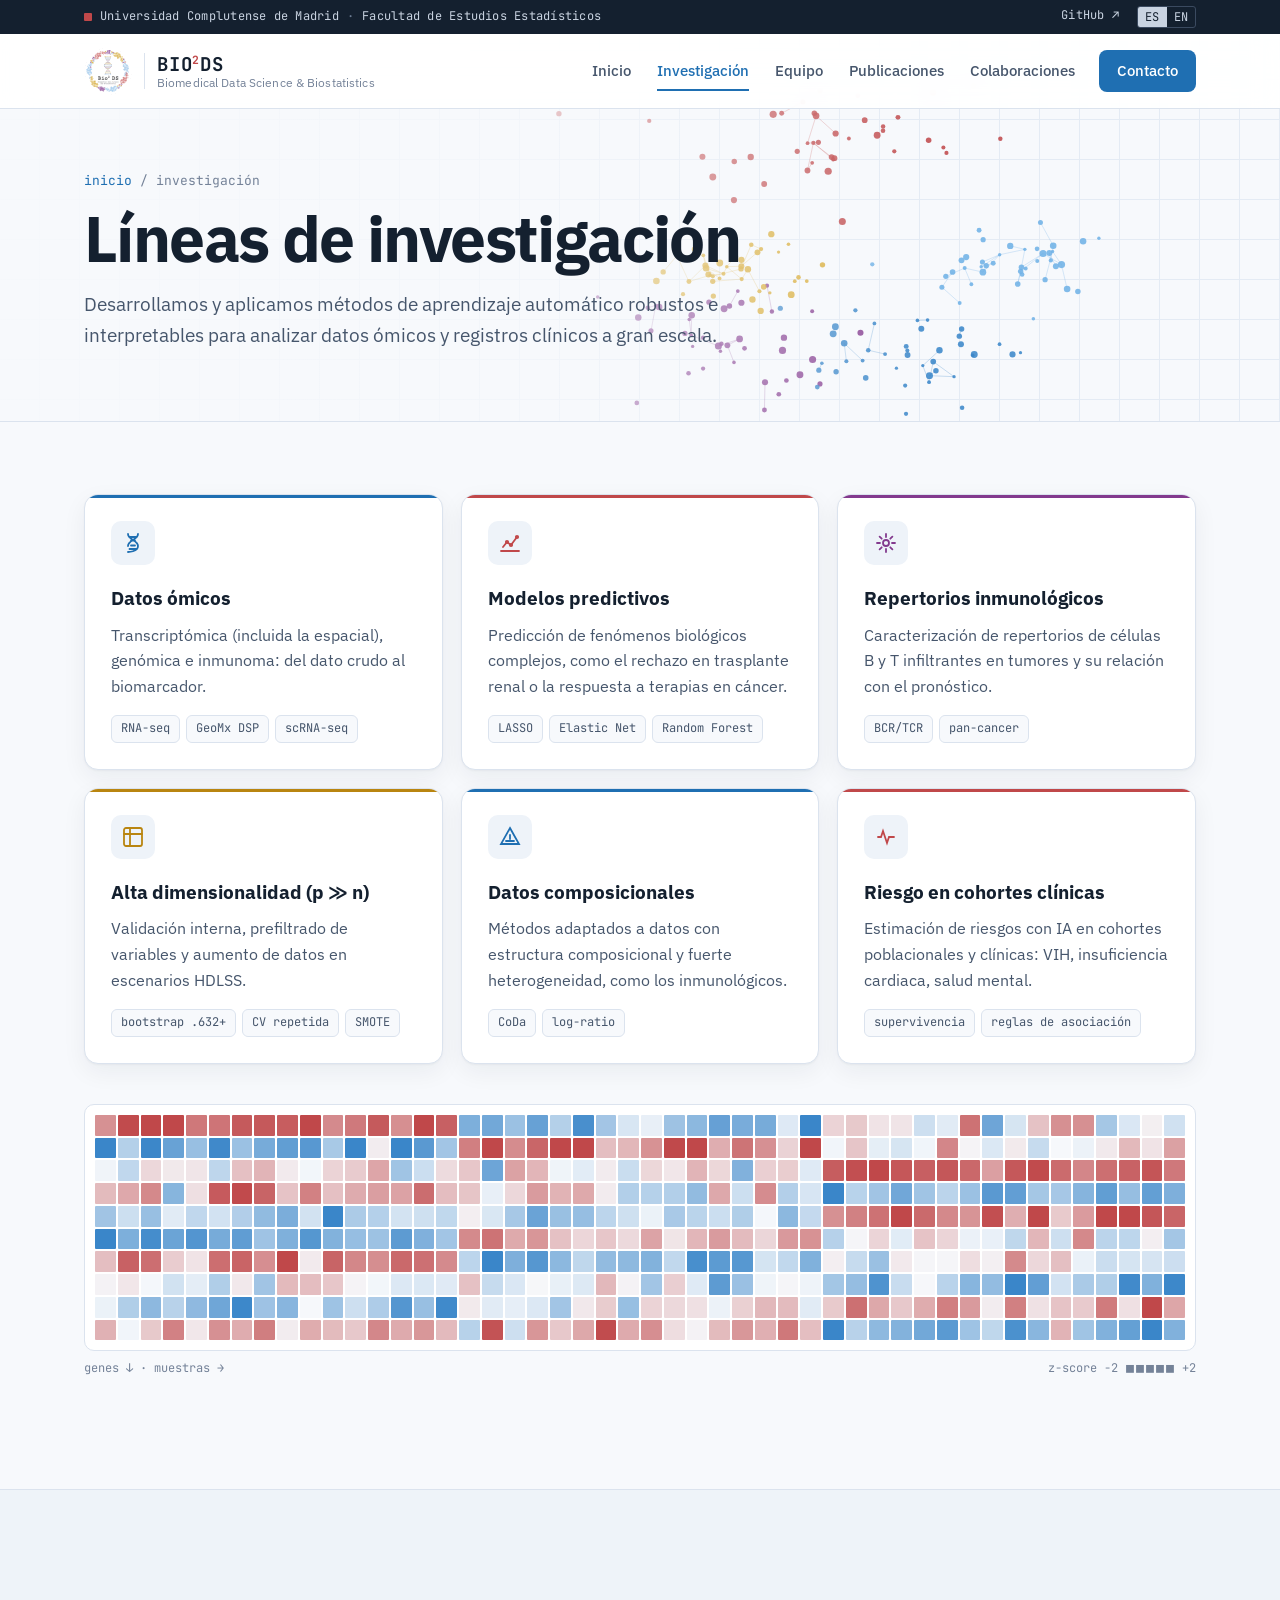
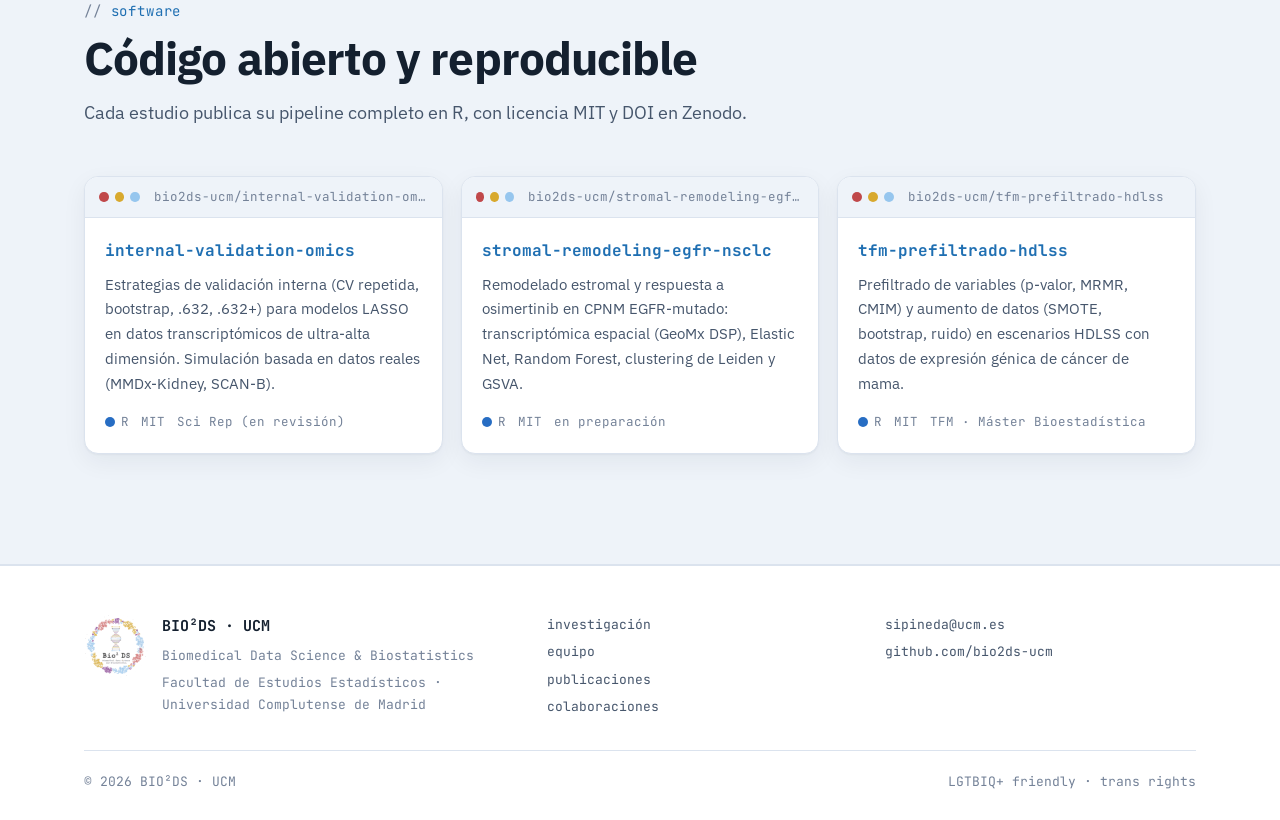
<file: investigacion.html>
<!doctype html>
<html lang="es">
<head>
<meta charset="utf-8">
<meta name="viewport" content="width=device-width, initial-scale=1">
<title>Investigación · BIO²DS</title>
<meta name="description" content="Líneas de investigación del grupo BIO²DS (UCM): datos ómicos, modelos predictivos, repertorios inmunológicos, alta dimensionalidad y software abierto.">
<meta property="og:title" content="Investigación · BIO²DS">
<meta property="og:description" content="Líneas de investigación del grupo BIO²DS (UCM): datos ómicos, modelos predictivos, repertorios inmunológicos, alta dimensionalidad y software abierto.">
<meta property="og:image" content="assets/img/logo-badge.png">
<link rel="alternate" hreflang="es" href="investigacion.html">
<link rel="alternate" hreflang="en" href="en/investigacion.html">
<link rel="icon" type="image/png" href="favicon.png">
<link rel="apple-touch-icon" href="apple-touch-icon.png">
<meta name="theme-color" content="#f7f9fc">
<link rel="preconnect" href="https://fonts.googleapis.com">
<link rel="preconnect" href="https://fonts.gstatic.com" crossorigin>
<link href="https://fonts.googleapis.com/css2?family=IBM+Plex+Sans:wght@400;500;600;700&family=JetBrains+Mono:wght@400;500;700&display=swap" rel="stylesheet">
<link rel="stylesheet" href="assets/css/style.css">
</head>
<body>

<header class="nav" id="nav">
  <div class="topbar">
    <div class="wrap">
      <span class="inst"><span class="sq" aria-hidden="true"></span>Universidad Complutense de Madrid <span class="sep">·</span> Facultad de Estudios Estadísticos</span>
      <span class="util"><a class="gh" href="https://github.com/bio2ds-ucm" target="_blank" rel="noopener">GitHub ↗</a><span class="lang-switch" role="group" aria-label="Idioma"><a href="investigacion.html" lang="es" hreflang="es" aria-current="true">ES</a><a href="en/investigacion.html" lang="en" hreflang="en">EN</a></span></span>
    </div>
  </div>
  <div class="mainbar">
    <div class="wrap">
      <a class="brand" href="index.html" aria-label="BIO²DS, inicio">
        <img src="assets/img/logo-nav.png" alt="" width="48" height="48">
        <span class="wordmark"><b>BIO<sup>2</sup>DS</b><small>Biomedical Data Science &amp; Biostatistics</small></span>
      </a>
      <nav aria-label="Principal">
        <ul id="menu">
        <li><a href="index.html">Inicio</a></li>
        <li><a href="investigacion.html" aria-current="page">Investigación</a></li>
        <li><a href="equipo.html">Equipo</a></li>
        <li><a href="publicaciones.html">Publicaciones</a></li>
        <li><a href="colaboraciones.html">Colaboraciones</a></li>
          <li class="cta-li"><a class="cta" href="index.html#contacto">Contacto</a></li>
        </ul>
      </nav>
      <button class="menu-btn" id="menuBtn" aria-expanded="false" aria-controls="menu" aria-label="Abrir menú"><span></span><span></span><span></span></button>
    </div>
  </div>
</header>

<main id="top">
<section class="page-head grid-bg">
  <canvas class="embed-bg" aria-hidden="true"></canvas>
  <div class="wrap">
    <div class="crumbs"><a href="index.html">inicio</a> / investigación</div>
    <h1>Líneas de investigación</h1>
    <p>Desarrollamos y aplicamos métodos de aprendizaje automático robustos e interpretables para analizar datos ómicos y registros clínicos a gran escala.</p>
  </div>
</section>

<section id="lineas">
  <div class="wrap">
    <div class="research">
      <article class="card reveal">
        <div class="ico"><svg viewBox="0 0 24 24" fill="none" stroke="currentColor" stroke-width="1.8" stroke-linecap="round"><path d="M7 3c0 6 10 6 10 12s-10 6-10 6M17 3c0 6-10 6-10 12M8.5 6h7M8.5 18h7M10 9.5h4M10 14.5h4"/></svg></div>
        <h3>Datos ómicos</h3>
        <p>Transcriptómica (incluida la espacial), genómica e inmunoma: del dato crudo al biomarcador.</p>
        <div class="chips"><span class="chip">RNA-seq</span><span class="chip">GeoMx DSP</span><span class="chip">scRNA-seq</span></div>
      </article>
      <article class="card reveal">
        <div class="ico"><svg viewBox="0 0 24 24" fill="none" stroke="currentColor" stroke-width="1.8" stroke-linecap="round"><path d="M3 20h18M5 16l4-5 4 3 6-8"/><circle cx="9" cy="11" r="1.2"/><circle cx="13" cy="14" r="1.2"/><circle cx="19" cy="6" r="1.2"/></svg></div>
        <h3>Modelos predictivos</h3>
        <p>Predicción de fenómenos biológicos complejos, como el rechazo en trasplante renal o la respuesta a terapias en cáncer.</p>
        <div class="chips"><span class="chip">LASSO</span><span class="chip">Elastic Net</span><span class="chip">Random Forest</span></div>
      </article>
      <article class="card reveal">
        <div class="ico"><svg viewBox="0 0 24 24" fill="none" stroke="currentColor" stroke-width="1.8" stroke-linecap="round"><circle cx="12" cy="12" r="3"/><path d="M12 3v3M12 18v3M3 12h3M18 12h3M5.6 5.6l2.1 2.1M16.3 16.3l2.1 2.1M5.6 18.4l2.1-2.1M16.3 7.7l2.1-2.1"/></svg></div>
        <h3>Repertorios inmunológicos</h3>
        <p>Caracterización de repertorios de células B y T infiltrantes en tumores y su relación con el pronóstico.</p>
        <div class="chips"><span class="chip">BCR/TCR</span><span class="chip">pan-cancer</span></div>
      </article>
      <article class="card reveal">
        <div class="ico"><svg viewBox="0 0 24 24" fill="none" stroke="currentColor" stroke-width="1.8" stroke-linecap="round"><rect x="3" y="3" width="18" height="18" rx="2"/><path d="M3 9h18M9 3v18"/></svg></div>
        <h3>Alta dimensionalidad (p ≫ n)</h3>
        <p>Validación interna, prefiltrado de variables y aumento de datos en escenarios HDLSS.</p>
        <div class="chips"><span class="chip">bootstrap .632+</span><span class="chip">CV repetida</span><span class="chip">SMOTE</span></div>
      </article>
      <article class="card reveal">
        <div class="ico"><svg viewBox="0 0 24 24" fill="none" stroke="currentColor" stroke-width="1.8" stroke-linecap="round"><path d="M12 3l9 16H3z"/><path d="M12 10v4M8 16h8"/></svg></div>
        <h3>Datos composicionales</h3>
        <p>Métodos adaptados a datos con estructura composicional y fuerte heterogeneidad, como los inmunológicos.</p>
        <div class="chips"><span class="chip">CoDa</span><span class="chip">log-ratio</span></div>
      </article>
      <article class="card reveal">
        <div class="ico"><svg viewBox="0 0 24 24" fill="none" stroke="currentColor" stroke-width="1.8" stroke-linecap="round"><path d="M4 12h3l2-6 4 12 2-6h5"/></svg></div>
        <h3>Riesgo en cohortes clínicas</h3>
        <p>Estimación de riesgos con IA en cohortes poblacionales y clínicas: VIH, insuficiencia cardiaca, salud mental.</p>
        <div class="chips"><span class="chip">supervivencia</span><span class="chip">reglas de asociación</span></div>
      </article>
    </div>
    <div class="heatmap reveal" id="heatmap" aria-hidden="true"></div>
    <div class="heat-legend" aria-hidden="true"><span>genes ↓ · muestras →</span><span>z-score  −2 ◼◼◼◼◼ +2</span></div>
  </div>
</section>

<section id="software" class="alt">
  <div class="wrap">
    <div class="sec-head reveal">
      <div class="idx">software</div>
      <h2>Código abierto y reproducible</h2>
      <p>Cada estudio publica su pipeline completo en R, con licencia MIT y DOI en Zenodo.</p>
    </div>
    <div class="repos">
      <a class="repo reveal" href="https://github.com/bio2ds-ucm/internal-validation-omics" target="_blank" rel="noopener">
        <div class="bar"><i></i><i></i><i></i><span>bio2ds-ucm/internal-validation-omics</span></div>
        <div class="body">
          <h3>internal-validation-omics</h3>
          <p>Estrategias de validación interna (CV repetida, bootstrap, .632, .632+) para modelos LASSO en datos transcriptómicos de ultra-alta dimensión. Simulación basada en datos reales (MMDx-Kidney, SCAN-B).</p>
          <div class="foot"><span class="lang">R</span><span>MIT</span><span>Sci Rep (en revisión)</span></div>
        </div>
      </a>
      <a class="repo reveal" href="https://github.com/bio2ds-ucm/stromal-remodeling-egfr-nsclc" target="_blank" rel="noopener">
        <div class="bar"><i></i><i></i><i></i><span>bio2ds-ucm/stromal-remodeling-egfr-nsclc</span></div>
        <div class="body">
          <h3>stromal-remodeling-egfr-nsclc</h3>
          <p>Remodelado estromal y respuesta a osimertinib en CPNM EGFR-mutado: transcriptómica espacial (GeoMx DSP), Elastic Net, Random Forest, clustering de Leiden y GSVA.</p>
          <div class="foot"><span class="lang">R</span><span>MIT</span><span>en preparación</span></div>
        </div>
      </a>
      <a class="repo reveal" href="https://github.com/bio2ds-ucm/tfm-prefiltrado-hdlss" target="_blank" rel="noopener">
        <div class="bar"><i></i><i></i><i></i><span>bio2ds-ucm/tfm-prefiltrado-hdlss</span></div>
        <div class="body">
          <h3>tfm-prefiltrado-hdlss</h3>
          <p>Prefiltrado de variables (p-valor, MRMR, CMIM) y aumento de datos (SMOTE, bootstrap, ruido) en escenarios HDLSS con datos de expresión génica de cáncer de mama.</p>
          <div class="foot"><span class="lang">R</span><span>MIT</span><span>TFM · Máster Bioestadística</span></div>
        </div>
      </a>
    </div>
  </div>
</section>
</main>

<footer>
  <div class="wrap">
    <div class="foot-cols">
      <div class="foot-brand">
        <img src="assets/img/logo-nav.png" alt="Logo BIO²DS" width="64" height="64" loading="lazy">
        <div>
          <b>BIO²DS · UCM</b>
          <span>Biomedical Data Science &amp; Biostatistics</span>
          <span>Facultad de Estudios Estadísticos · Universidad Complutense de Madrid</span>
        </div>
      </div>
      <nav aria-label="Pie de página">
        <a href="investigacion.html">investigación</a>
        <a href="equipo.html">equipo</a>
        <a href="publicaciones.html">publicaciones</a>
        <a href="colaboraciones.html">colaboraciones</a>
      </nav>
      <div>
        <a href="mailto:sipineda@ucm.es">sipineda@ucm.es</a>
        <a href="https://github.com/bio2ds-ucm" target="_blank" rel="noopener">github.com/bio2ds-ucm</a>
      </div>
    </div>
    <div class="foot-bottom"><span>© <span id="year">2026</span> BIO²DS · UCM</span><span>LGTBIQ+ friendly · trans rights</span></div>
  </div>
</footer>

<script src="assets/js/main.js"></script>
</body>
</html>
</file>
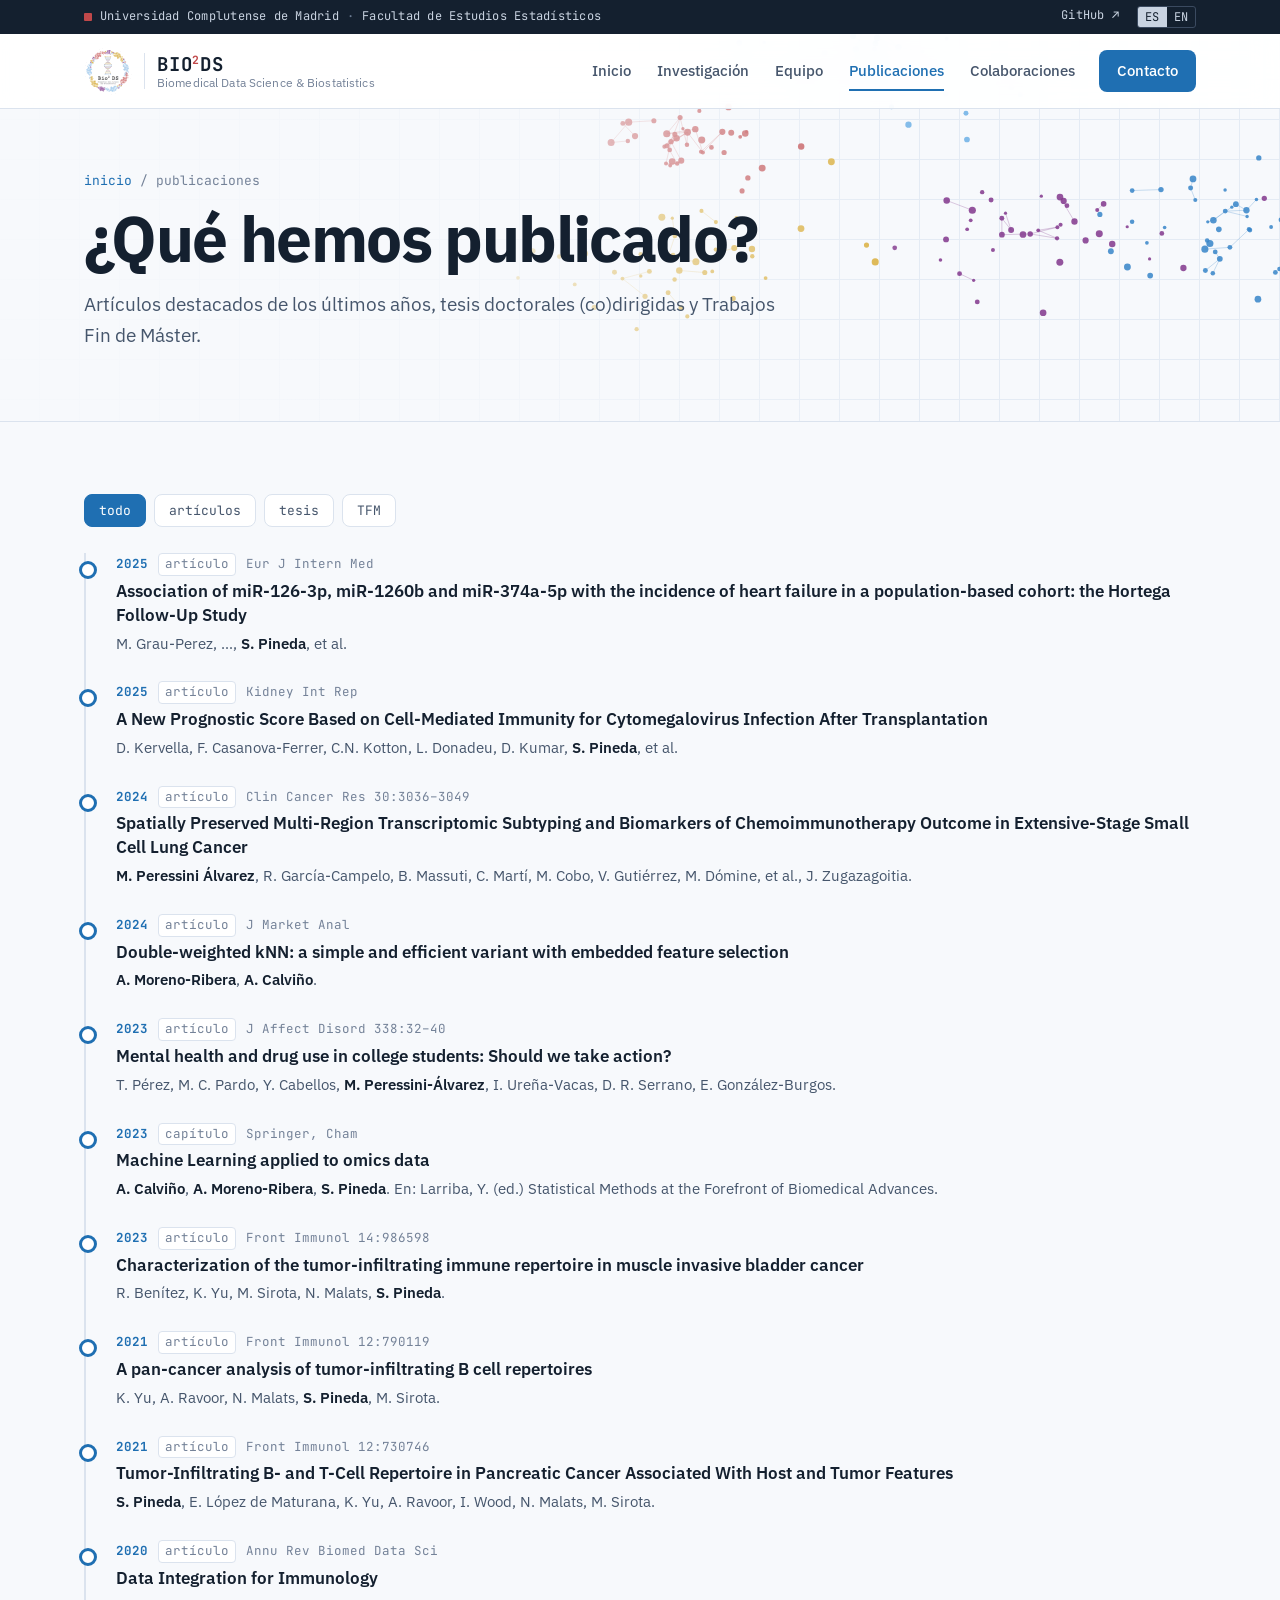
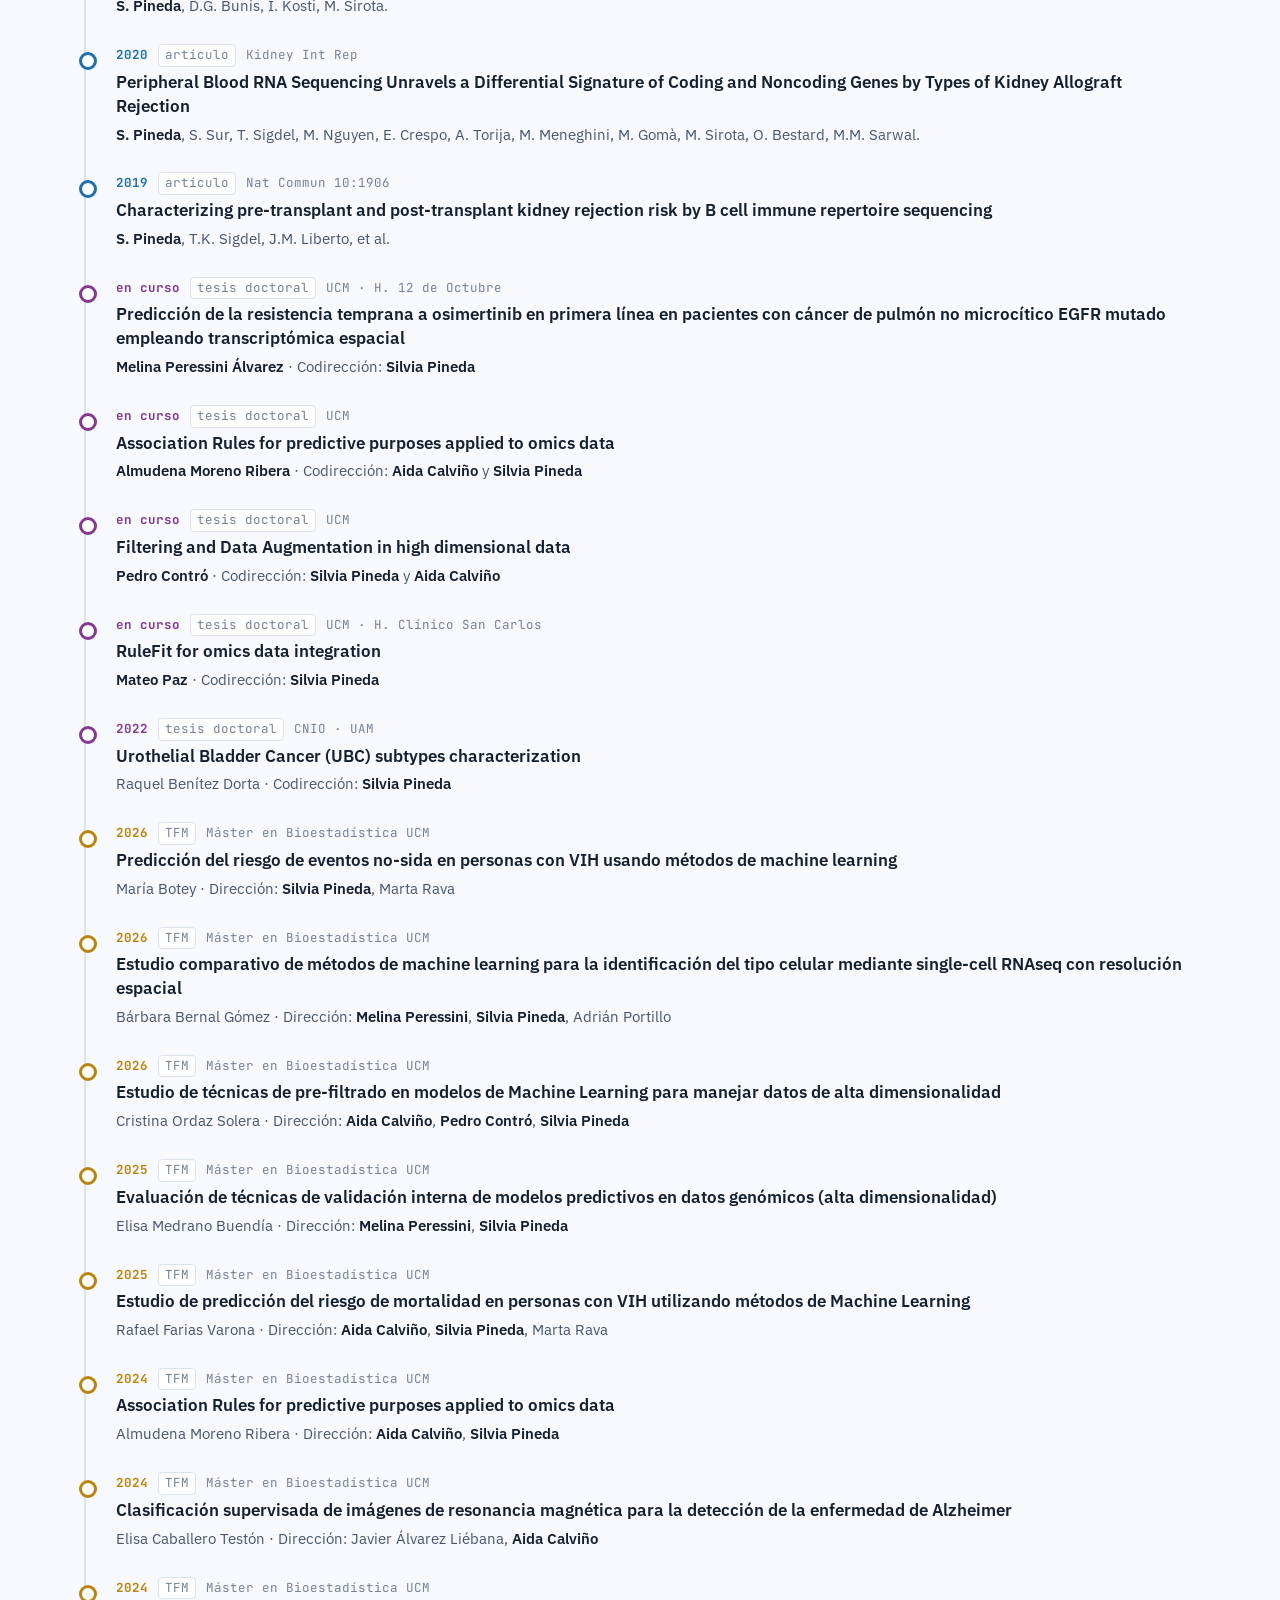
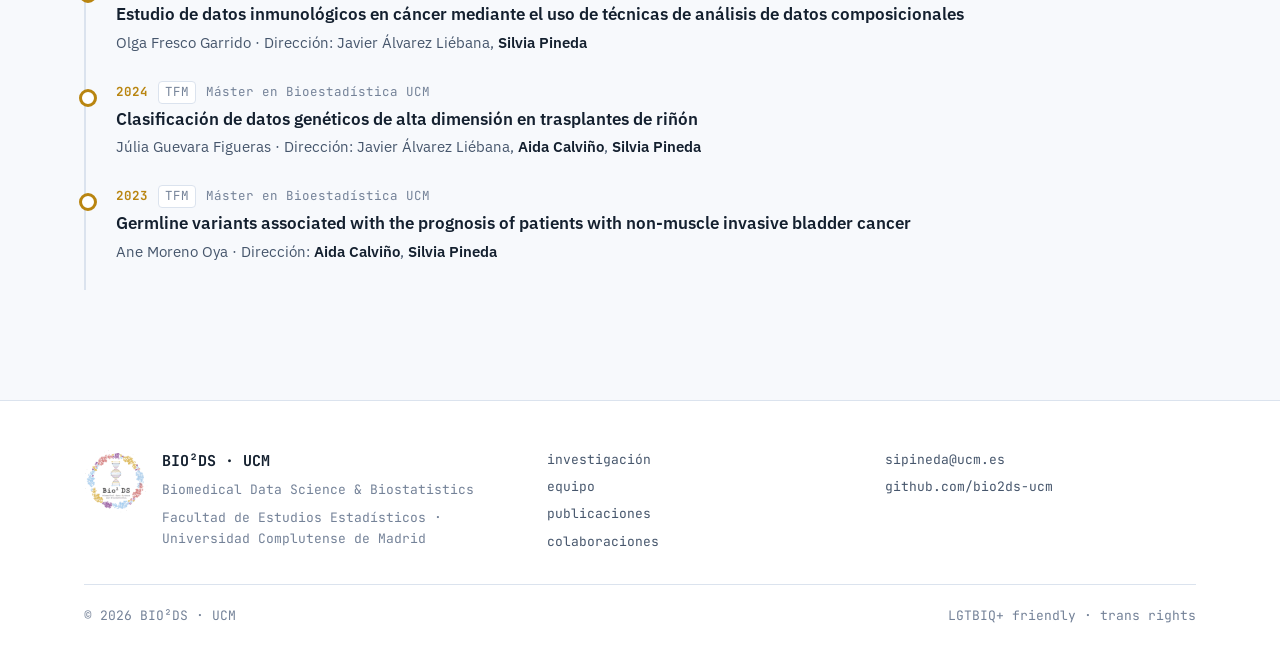
<file: publicaciones.html>
<!doctype html>
<html lang="es">
<head>
<meta charset="utf-8">
<meta name="viewport" content="width=device-width, initial-scale=1">
<title>Publicaciones · BIO²DS</title>
<meta name="description" content="Artículos, tesis doctorales y Trabajos Fin de Máster del grupo BIO²DS (UCM).">
<meta property="og:title" content="Publicaciones · BIO²DS">
<meta property="og:description" content="Artículos, tesis doctorales y Trabajos Fin de Máster del grupo BIO²DS (UCM).">
<meta property="og:image" content="assets/img/logo-badge.png">
<link rel="alternate" hreflang="es" href="publicaciones.html">
<link rel="alternate" hreflang="en" href="en/publicaciones.html">
<link rel="icon" type="image/png" href="favicon.png">
<link rel="apple-touch-icon" href="apple-touch-icon.png">
<meta name="theme-color" content="#f7f9fc">
<link rel="preconnect" href="https://fonts.googleapis.com">
<link rel="preconnect" href="https://fonts.gstatic.com" crossorigin>
<link href="https://fonts.googleapis.com/css2?family=IBM+Plex+Sans:wght@400;500;600;700&family=JetBrains+Mono:wght@400;500;700&display=swap" rel="stylesheet">
<link rel="stylesheet" href="assets/css/style.css">
</head>
<body>

<header class="nav" id="nav">
  <div class="topbar">
    <div class="wrap">
      <span class="inst"><span class="sq" aria-hidden="true"></span>Universidad Complutense de Madrid <span class="sep">·</span> Facultad de Estudios Estadísticos</span>
      <span class="util"><a class="gh" href="https://github.com/bio2ds-ucm" target="_blank" rel="noopener">GitHub ↗</a><span class="lang-switch" role="group" aria-label="Idioma"><a href="publicaciones.html" lang="es" hreflang="es" aria-current="true">ES</a><a href="en/publicaciones.html" lang="en" hreflang="en">EN</a></span></span>
    </div>
  </div>
  <div class="mainbar">
    <div class="wrap">
      <a class="brand" href="index.html" aria-label="BIO²DS, inicio">
        <img src="assets/img/logo-nav.png" alt="" width="48" height="48">
        <span class="wordmark"><b>BIO<sup>2</sup>DS</b><small>Biomedical Data Science &amp; Biostatistics</small></span>
      </a>
      <nav aria-label="Principal">
        <ul id="menu">
        <li><a href="index.html">Inicio</a></li>
        <li><a href="investigacion.html">Investigación</a></li>
        <li><a href="equipo.html">Equipo</a></li>
        <li><a href="publicaciones.html" aria-current="page">Publicaciones</a></li>
        <li><a href="colaboraciones.html">Colaboraciones</a></li>
          <li class="cta-li"><a class="cta" href="index.html#contacto">Contacto</a></li>
        </ul>
      </nav>
      <button class="menu-btn" id="menuBtn" aria-expanded="false" aria-controls="menu" aria-label="Abrir menú"><span></span><span></span><span></span></button>
    </div>
  </div>
</header>

<main id="top">
<section class="page-head grid-bg">
  <canvas class="embed-bg" aria-hidden="true"></canvas>
  <div class="wrap">
    <div class="crumbs"><a href="index.html">inicio</a> / publicaciones</div>
    <h1>¿Qué hemos publicado?</h1>
    <p>Artículos destacados de los últimos años, tesis doctorales (co)dirigidas y Trabajos Fin de Máster.</p>
  </div>
</section>

<section id="publicaciones">
  <div class="wrap">
    <div class="filters" role="group" aria-label="Filtrar publicaciones">
      <button type="button" data-filter="all" aria-pressed="true">todo</button>
      <button type="button" data-filter="paper" aria-pressed="false">artículos</button>
      <button type="button" data-filter="thesis" aria-pressed="false">tesis</button>
      <button type="button" data-filter="tfm" aria-pressed="false">TFM</button>
    </div>
    <ol class="pubs" id="pubs">
      <li class="pub" data-type="paper"><div class="meta"><span class="y">2025</span><span class="kind">artículo</span><span>Eur J Intern Med</span></div><h3><a href="https://www.ejinme.com/article/S0953-6205(25)00115-3/fulltext" target="_blank" rel="noopener">Association of miR-126-3p, miR-1260b and miR-374a-5p with the incidence of heart failure in a population-based cohort: the Hortega Follow-Up Study</a></h3><p>M. Grau-Perez, …, <b>S. Pineda</b>, et al.</p></li>
      <li class="pub" data-type="paper"><div class="meta"><span class="y">2025</span><span class="kind">artículo</span><span>Kidney Int Rep</span></div><h3><a href="https://www.kireports.org/article/S2468-0249(25)00429-2/fulltext" target="_blank" rel="noopener">A New Prognostic Score Based on Cell-Mediated Immunity for Cytomegalovirus Infection After Transplantation</a></h3><p>D. Kervella, F. Casanova-Ferrer, C.N. Kotton, L. Donadeu, D. Kumar, <b>S. Pineda</b>, et al.</p></li>
      <li class="pub" data-type="paper"><div class="meta"><span class="y">2024</span><span class="kind">artículo</span><span>Clin Cancer Res 30:3036–3049</span></div><h3><a href="https://pubmed.ncbi.nlm.nih.gov/38630755/" target="_blank" rel="noopener">Spatially Preserved Multi-Region Transcriptomic Subtyping and Biomarkers of Chemoimmunotherapy Outcome in Extensive-Stage Small Cell Lung Cancer</a></h3><p><b>M. Peressini Álvarez</b>, R. García-Campelo, B. Massuti, C. Martí, M. Cobo, V. Gutiérrez, M. Dómine, et al., J. Zugazagoitia.</p></li>
      <li class="pub" data-type="paper"><div class="meta"><span class="y">2024</span><span class="kind">artículo</span><span>J Market Anal</span></div><h3><a href="https://doi.org/10.1057/s41270-024-00302-5" target="_blank" rel="noopener">Double-weighted kNN: a simple and efficient variant with embedded feature selection</a></h3><p><b>A. Moreno-Ribera</b>, <b>A. Calviño</b>.</p></li>
      <li class="pub" data-type="paper"><div class="meta"><span class="y">2023</span><span class="kind">artículo</span><span>J Affect Disord 338:32–40</span></div><h3><a href="https://pubmed.ncbi.nlm.nih.gov/37245551/" target="_blank" rel="noopener">Mental health and drug use in college students: Should we take action?</a></h3><p>T. Pérez, M. C. Pardo, Y. Cabellos, <b>M. Peressini-Álvarez</b>, I. Ureña-Vacas, D. R. Serrano, E. González-Burgos.</p></li>
      <li class="pub" data-type="paper"><div class="meta"><span class="y">2023</span><span class="kind">capítulo</span><span>Springer, Cham</span></div><h3><a href="https://doi.org/10.1007/978-3-031-32729-2_2" target="_blank" rel="noopener">Machine Learning applied to omics data</a></h3><p><b>A. Calviño</b>, <b>A. Moreno-Ribera</b>, <b>S. Pineda</b>. En: Larriba, Y. (ed.) Statistical Methods at the Forefront of Biomedical Advances.</p></li>
      <li class="pub" data-type="paper"><div class="meta"><span class="y">2023</span><span class="kind">artículo</span><span>Front Immunol 14:986598</span></div><h3><a href="https://pubmed.ncbi.nlm.nih.gov/36817478/" target="_blank" rel="noopener">Characterization of the tumor-infiltrating immune repertoire in muscle invasive bladder cancer</a></h3><p>R. Benítez, K. Yu, M. Sirota, N. Malats, <b>S. Pineda</b>.</p></li>
      <li class="pub" data-type="paper"><div class="meta"><span class="y">2021</span><span class="kind">artículo</span><span>Front Immunol 12:790119</span></div><h3><a href="https://doi.org/10.3389/fimmu.2021.790119" target="_blank" rel="noopener">A pan-cancer analysis of tumor-infiltrating B cell repertoires</a></h3><p>K. Yu, A. Ravoor, N. Malats, <b>S. Pineda</b>, M. Sirota.</p></li>
      <li class="pub" data-type="paper"><div class="meta"><span class="y">2021</span><span class="kind">artículo</span><span>Front Immunol 12:730746</span></div><h3><a href="https://www.frontiersin.org/articles/10.3389/fimmu.2021.730746/full" target="_blank" rel="noopener">Tumor-Infiltrating B- and T-Cell Repertoire in Pancreatic Cancer Associated With Host and Tumor Features</a></h3><p><b>S. Pineda</b>, E. López de Maturana, K. Yu, A. Ravoor, I. Wood, N. Malats, M. Sirota.</p></li>
      <li class="pub" data-type="paper"><div class="meta"><span class="y">2020</span><span class="kind">artículo</span><span>Annu Rev Biomed Data Sci</span></div><h3><a href="https://www.annualreviews.org/content/journals/10.1146/annurev-biodatasci-012420-122454" target="_blank" rel="noopener">Data Integration for Immunology</a></h3><p><b>S. Pineda</b>, D.G. Bunis, I. Kosti, M. Sirota.</p></li>
      <li class="pub" data-type="paper"><div class="meta"><span class="y">2020</span><span class="kind">artículo</span><span>Kidney Int Rep</span></div><h3><a href="https://linkinghub.elsevier.com/retrieve/pii/S2468024920314224" target="_blank" rel="noopener">Peripheral Blood RNA Sequencing Unravels a Differential Signature of Coding and Noncoding Genes by Types of Kidney Allograft Rejection</a></h3><p><b>S. Pineda</b>, S. Sur, T. Sigdel, M. Nguyen, E. Crespo, A. Torija, M. Meneghini, M. Gomà, M. Sirota, O. Bestard, M.M. Sarwal.</p></li>
      <li class="pub" data-type="paper"><div class="meta"><span class="y">2019</span><span class="kind">artículo</span><span>Nat Commun 10:1906</span></div><h3><a href="https://www.nature.com/articles/s41467-019-09930-3" target="_blank" rel="noopener">Characterizing pre-transplant and post-transplant kidney rejection risk by B cell immune repertoire sequencing</a></h3><p><b>S. Pineda</b>, T.K. Sigdel, J.M. Liberto, et al.</p></li>

      <li class="pub" data-type="thesis"><div class="meta"><span class="y">en curso</span><span class="kind">tesis doctoral</span><span>UCM · H. 12 de Octubre</span></div><h3>Predicción de la resistencia temprana a osimertinib en primera línea en pacientes con cáncer de pulmón no microcítico EGFR mutado empleando transcriptómica espacial</h3><p><b>Melina Peressini Álvarez</b> · Codirección: <b>Silvia Pineda</b></p></li>
      <li class="pub" data-type="thesis"><div class="meta"><span class="y">en curso</span><span class="kind">tesis doctoral</span><span>UCM</span></div><h3>Association Rules for predictive purposes applied to omics data</h3><p><b>Almudena Moreno Ribera</b> · Codirección: <b>Aida Calviño</b> y <b>Silvia Pineda</b></p></li>
      <li class="pub" data-type="thesis"><div class="meta"><span class="y">en curso</span><span class="kind">tesis doctoral</span><span>UCM</span></div><h3>Filtering and Data Augmentation in high dimensional data</h3><p><b>Pedro Contró</b> · Codirección: <b>Silvia Pineda</b> y <b>Aida Calviño</b></p></li>
      <li class="pub" data-type="thesis"><div class="meta"><span class="y">en curso</span><span class="kind">tesis doctoral</span><span>UCM · H. Clínico San Carlos</span></div><h3>RuleFit for omics data integration</h3><p><b>Mateo Paz</b> · Codirección: <b>Silvia Pineda</b></p></li>
      <li class="pub" data-type="thesis"><div class="meta"><span class="y">2022</span><span class="kind">tesis doctoral</span><span>CNIO · UAM</span></div><h3><a href="https://repositorio.uam.es/handle/10486/705237" target="_blank" rel="noopener">Urothelial Bladder Cancer (UBC) subtypes characterization</a></h3><p>Raquel Benítez Dorta · Codirección: <b>Silvia Pineda</b></p></li>

      <li class="pub" data-type="tfm"><div class="meta"><span class="y">2026</span><span class="kind">TFM</span><span>Máster en Bioestadística UCM</span></div><h3>Predicción del riesgo de eventos no-sida en personas con VIH usando métodos de machine learning</h3><p>María Botey · Dirección: <b>Silvia Pineda</b>, Marta Rava</p></li>
      <li class="pub" data-type="tfm"><div class="meta"><span class="y">2026</span><span class="kind">TFM</span><span>Máster en Bioestadística UCM</span></div><h3><a href="https://hdl.handle.net/20.500.14352/137612" target="_blank" rel="noopener">Estudio comparativo de métodos de machine learning para la identificación del tipo celular mediante single-cell RNAseq con resolución espacial</a></h3><p>Bárbara Bernal Gómez · Dirección: <b>Melina Peressini</b>, <b>Silvia Pineda</b>, Adrián Portillo</p></li>
      <li class="pub" data-type="tfm"><div class="meta"><span class="y">2026</span><span class="kind">TFM</span><span>Máster en Bioestadística UCM</span></div><h3><a href="https://hdl.handle.net/20.500.14352/137490" target="_blank" rel="noopener">Estudio de técnicas de pre-filtrado en modelos de Machine Learning para manejar datos de alta dimensionalidad</a></h3><p>Cristina Ordaz Solera · Dirección: <b>Aida Calviño</b>, <b>Pedro Contró</b>, <b>Silvia Pineda</b></p></li>
      <li class="pub" data-type="tfm"><div class="meta"><span class="y">2025</span><span class="kind">TFM</span><span>Máster en Bioestadística UCM</span></div><h3><a href="https://hdl.handle.net/20.500.14352/122792" target="_blank" rel="noopener">Evaluación de técnicas de validación interna de modelos predictivos en datos genómicos (alta dimensionalidad)</a></h3><p>Elisa Medrano Buendía · Dirección: <b>Melina Peressini</b>, <b>Silvia Pineda</b></p></li>
      <li class="pub" data-type="tfm"><div class="meta"><span class="y">2025</span><span class="kind">TFM</span><span>Máster en Bioestadística UCM</span></div><h3><a href="https://hdl.handle.net/20.500.14352/122782" target="_blank" rel="noopener">Estudio de predicción del riesgo de mortalidad en personas con VIH utilizando métodos de Machine Learning</a></h3><p>Rafael Farias Varona · Dirección: <b>Aida Calviño</b>, <b>Silvia Pineda</b>, Marta Rava</p></li>
      <li class="pub" data-type="tfm"><div class="meta"><span class="y">2024</span><span class="kind">TFM</span><span>Máster en Bioestadística UCM</span></div><h3><a href="https://hdl.handle.net/20.500.14352/109010" target="_blank" rel="noopener">Association Rules for predictive purposes applied to omics data</a></h3><p>Almudena Moreno Ribera · Dirección: <b>Aida Calviño</b>, <b>Silvia Pineda</b></p></li>
      <li class="pub" data-type="tfm"><div class="meta"><span class="y">2024</span><span class="kind">TFM</span><span>Máster en Bioestadística UCM</span></div><h3><a href="https://hdl.handle.net/20.500.14352/106734" target="_blank" rel="noopener">Clasificación supervisada de imágenes de resonancia magnética para la detección de la enfermedad de Alzheimer</a></h3><p>Elisa Caballero Testón · Dirección: Javier Álvarez Liébana, <b>Aida Calviño</b></p></li>
      <li class="pub" data-type="tfm"><div class="meta"><span class="y">2024</span><span class="kind">TFM</span><span>Máster en Bioestadística UCM</span></div><h3>Estudio de datos inmunológicos en cáncer mediante el uso de técnicas de análisis de datos composicionales</h3><p>Olga Fresco Garrido · Dirección: Javier Álvarez Liébana, <b>Silvia Pineda</b></p></li>
      <li class="pub" data-type="tfm"><div class="meta"><span class="y">2024</span><span class="kind">TFM</span><span>Máster en Bioestadística UCM</span></div><h3>Clasificación de datos genéticos de alta dimensión en trasplantes de riñón</h3><p>Júlia Guevara Figueras · Dirección: Javier Álvarez Liébana, <b>Aida Calviño</b>, <b>Silvia Pineda</b></p></li>
      <li class="pub" data-type="tfm"><div class="meta"><span class="y">2023</span><span class="kind">TFM</span><span>Máster en Bioestadística UCM</span></div><h3>Germline variants associated with the prognosis of patients with non-muscle invasive bladder cancer</h3><p>Ane Moreno Oya · Dirección: <b>Aida Calviño</b>, <b>Silvia Pineda</b></p></li>
    </ol>
  </div>
</section>
</main>

<footer>
  <div class="wrap">
    <div class="foot-cols">
      <div class="foot-brand">
        <img src="assets/img/logo-nav.png" alt="Logo BIO²DS" width="64" height="64" loading="lazy">
        <div>
          <b>BIO²DS · UCM</b>
          <span>Biomedical Data Science &amp; Biostatistics</span>
          <span>Facultad de Estudios Estadísticos · Universidad Complutense de Madrid</span>
        </div>
      </div>
      <nav aria-label="Pie de página">
        <a href="investigacion.html">investigación</a>
        <a href="equipo.html">equipo</a>
        <a href="publicaciones.html">publicaciones</a>
        <a href="colaboraciones.html">colaboraciones</a>
      </nav>
      <div>
        <a href="mailto:sipineda@ucm.es">sipineda@ucm.es</a>
        <a href="https://github.com/bio2ds-ucm" target="_blank" rel="noopener">github.com/bio2ds-ucm</a>
      </div>
    </div>
    <div class="foot-bottom"><span>© <span id="year">2026</span> BIO²DS · UCM</span><span>LGTBIQ+ friendly · trans rights</span></div>
  </div>
</footer>

<script src="assets/js/main.js"></script>
</body>
</html>
</file>
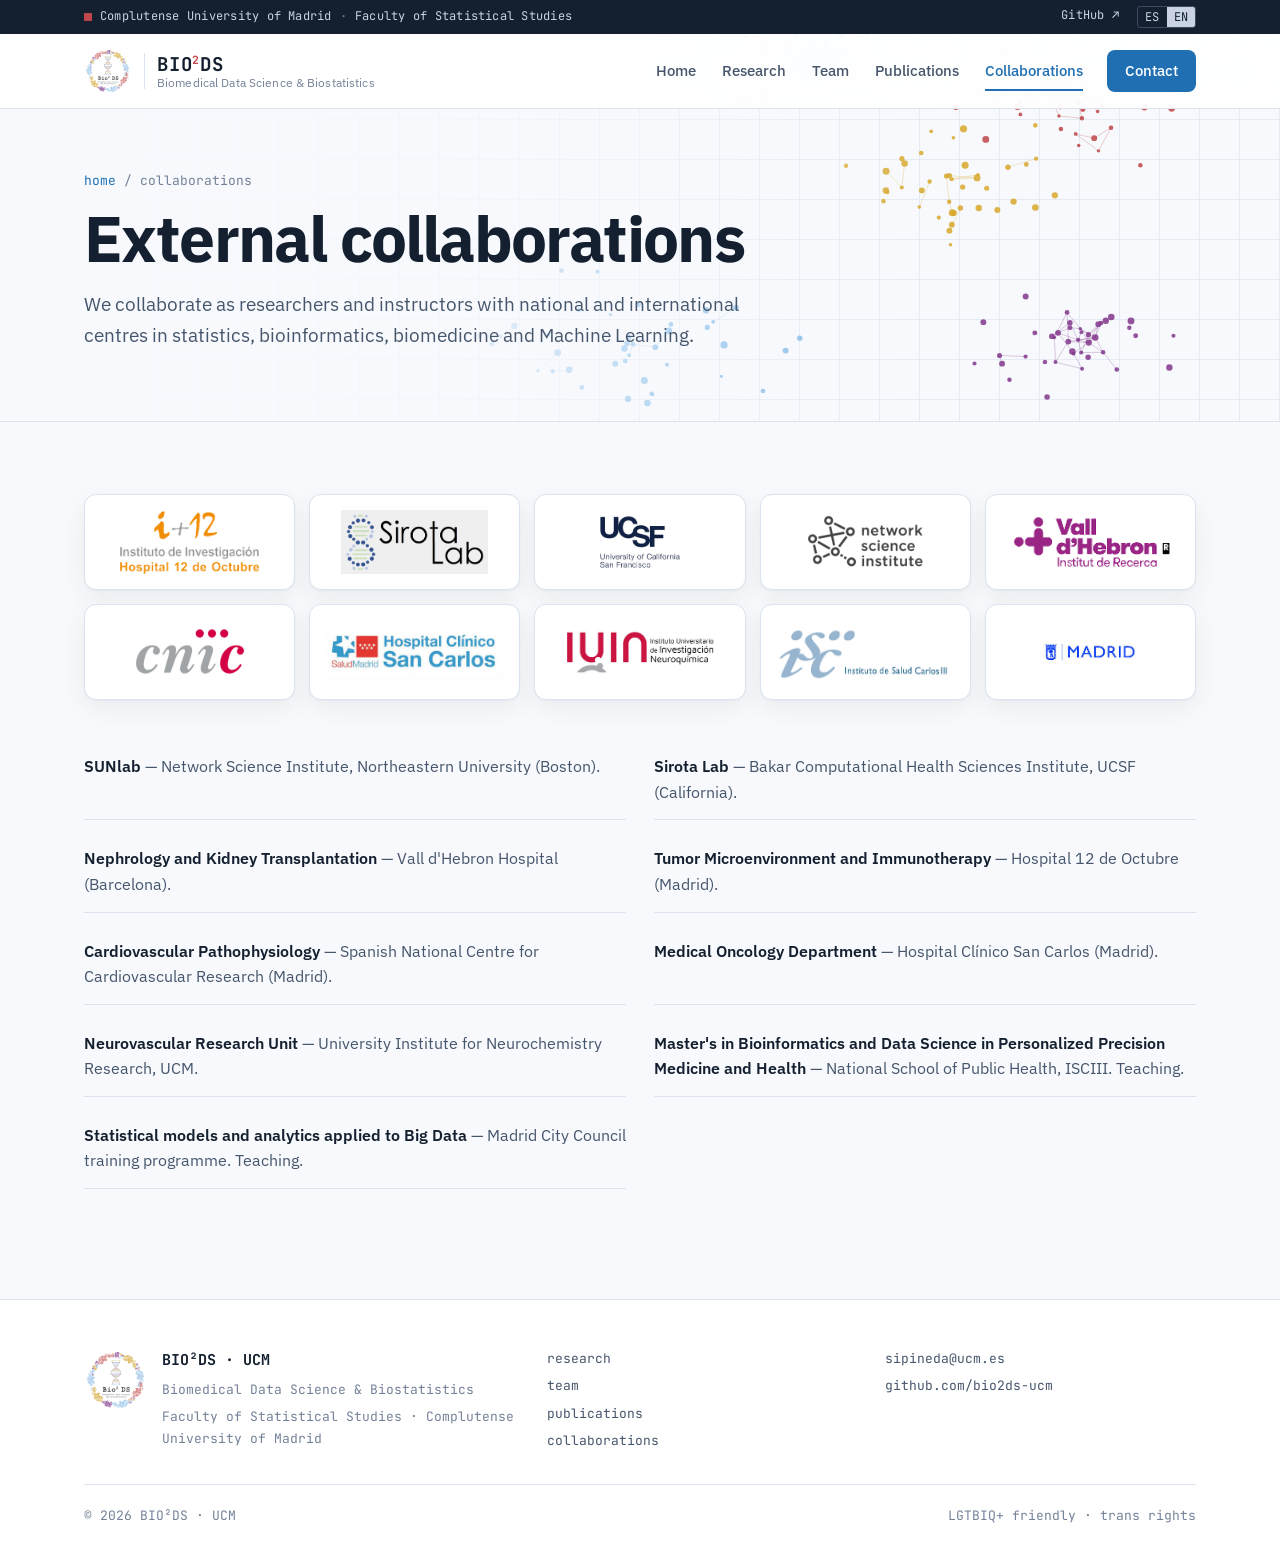
<file: en/colaboraciones.html>
<!doctype html>
<html lang="en">
<head>
<meta charset="utf-8">
<meta name="viewport" content="width=device-width, initial-scale=1">
<title>Collaborations · BIO²DS</title>
<meta name="description" content="Hospitals, research centres and universities the BIO²DS group works with.">
<meta property="og:title" content="Collaborations · BIO²DS">
<meta property="og:description" content="Hospitals, research centres and universities the BIO²DS group works with.">
<meta property="og:image" content="assets/img/logo-badge.png">
<link rel="alternate" hreflang="es" href="../colaboraciones.html">
<link rel="alternate" hreflang="en" href="colaboraciones.html">
<link rel="icon" type="image/png" href="../favicon.png">
<link rel="apple-touch-icon" href="../apple-touch-icon.png">
<meta name="theme-color" content="#f7f9fc">
<link rel="preconnect" href="https://fonts.googleapis.com">
<link rel="preconnect" href="https://fonts.gstatic.com" crossorigin>
<link href="https://fonts.googleapis.com/css2?family=IBM+Plex+Sans:wght@400;500;600;700&family=JetBrains+Mono:wght@400;500;700&display=swap" rel="stylesheet">
<link rel="stylesheet" href="../assets/css/style.css">
</head>
<body>

<header class="nav" id="nav">
  <div class="topbar">
    <div class="wrap">
      <span class="inst"><span class="sq" aria-hidden="true"></span>Complutense University of Madrid <span class="sep">·</span> Faculty of Statistical Studies</span>
      <span class="util"><a class="gh" href="https://github.com/bio2ds-ucm" target="_blank" rel="noopener">GitHub ↗</a><span class="lang-switch" role="group" aria-label="Language"><a href="../colaboraciones.html" lang="es" hreflang="es">ES</a><a href="colaboraciones.html" lang="en" hreflang="en" aria-current="true">EN</a></span></span>
    </div>
  </div>
  <div class="mainbar">
    <div class="wrap">
      <a class="brand" href="index.html" aria-label="BIO²DS, home">
        <img src="../assets/img/logo-nav.png" alt="" width="48" height="48">
        <span class="wordmark"><b>BIO<sup>2</sup>DS</b><small>Biomedical Data Science &amp; Biostatistics</small></span>
      </a>
      <nav aria-label="Main">
        <ul id="menu">
        <li><a href="index.html">Home</a></li>
        <li><a href="investigacion.html">Research</a></li>
        <li><a href="equipo.html">Team</a></li>
        <li><a href="publicaciones.html">Publications</a></li>
        <li><a href="colaboraciones.html" aria-current="page">Collaborations</a></li>
          <li class="cta-li"><a class="cta" href="index.html#contacto">Contact</a></li>
        </ul>
      </nav>
      <button class="menu-btn" id="menuBtn" aria-expanded="false" aria-controls="menu" aria-label="Open menu"><span></span><span></span><span></span></button>
    </div>
  </div>
</header>

<main id="top">
<section class="page-head grid-bg">
  <canvas class="embed-bg" aria-hidden="true"></canvas>
  <div class="wrap">
    <div class="crumbs"><a href="index.html">home</a> / collaborations</div>
    <h1>External collaborations</h1>
    <p>We collaborate as researchers and instructors with national and international centres in statistics, bioinformatics, biomedicine and Machine Learning.</p>
  </div>
</section>

<section id="colaboraciones">
  <div class="wrap">
    <div class="logos reveal">
      <div><img src="../assets/img/h12o.png" alt="Hospital 12 de Octubre" loading="lazy"></div>
      <div><img src="../assets/img/sirota.png" alt="Sirota Lab" loading="lazy"></div>
      <div><img src="../assets/img/ucsf.png" alt="UCSF" loading="lazy"></div>
      <div><img src="../assets/img/netsci.png" alt="Network Science Institute" loading="lazy"></div>
      <div><img src="../assets/img/vhir.png" alt="VHIR Vall d'Hebron" loading="lazy"></div>
      <div><img src="../assets/img/cnic.png" alt="CNIC" loading="lazy"></div>
      <div><img src="../assets/img/hcsc.png" alt="Hospital Clínico San Carlos" loading="lazy"></div>
      <div><img src="../assets/img/iuin.png" alt="University Institute for Neurochemistry Research" loading="lazy"></div>
      <div><img src="../assets/img/isciii.png" alt="Carlos III Health Institute" loading="lazy"></div>
      <div><img src="../assets/img/madrid.png" alt="Madrid City Council" loading="lazy"></div>
    </div>
    <ul class="collabs">
      <li><a href="https://www.networkscienceinstitute.org/" target="_blank" rel="noopener">SUNlab</a> — Network Science Institute, Northeastern University (Boston).</li>
      <li><a href="https://sirotalab.ucsf.edu/" target="_blank" rel="noopener">Sirota Lab</a> — Bakar Computational Health Sciences Institute, UCSF (California).</li>
      <li><a href="https://vhir.vallhebron.com/es/investigacion/nefrologia-y-trasplante-renal" target="_blank" rel="noopener">Nephrology and Kidney Transplantation</a> — Vall d'Hebron Hospital (Barcelona).</li>
      <li><a href="https://imas12.es/investigacion/cancer/microambiente-tumoral-e-inmunoterapia/equipo/" target="_blank" rel="noopener">Tumor Microenvironment and Immunotherapy</a> — Hospital 12 de Octubre (Madrid).</li>
      <li><a href="https://www.cnic.es/es/investigacion/fisiopatologia-neurovascular" target="_blank" rel="noopener">Cardiovascular Pathophysiology</a> — Spanish National Centre for Cardiovascular Research (Madrid).</li>
      <li><a href="https://www.comunidad.madrid/hospital/clinicosancarlos/profesionales/servicios-medicos/oncologia-medica" target="_blank" rel="noopener">Medical Oncology Department</a> — Hospital Clínico San Carlos (Madrid).</li>
      <li><a href="https://www.ucm.es/iuin" target="_blank" rel="noopener">Neurovascular Research Unit</a> — University Institute for Neurochemistry Research, UCM.</li>
      <li><a href="https://masterbioinformatica.com/" target="_blank" rel="noopener">Master's in Bioinformatics and Data Science in Personalized Precision Medicine and Health</a> — National School of Public Health, ISCIII. Teaching.</li>
      <li><a href="https://www.madrid.es/portal/site/munimadrid" target="_blank" rel="noopener">Statistical models and analytics applied to Big Data</a> — Madrid City Council training programme. Teaching.</li>
    </ul>
  </div>
</section>
</main>

<footer>
  <div class="wrap">
    <div class="foot-cols">
      <div class="foot-brand">
        <img src="../assets/img/logo-nav.png" alt="Logo BIO²DS" width="64" height="64" loading="lazy">
        <div>
          <b>BIO²DS · UCM</b>
          <span>Biomedical Data Science &amp; Biostatistics</span>
          <span>Faculty of Statistical Studies · Complutense University of Madrid</span>
        </div>
      </div>
      <nav aria-label="Footer">
        <a href="investigacion.html">research</a>
        <a href="equipo.html">team</a>
        <a href="publicaciones.html">publications</a>
        <a href="colaboraciones.html">collaborations</a>
      </nav>
      <div>
        <a href="mailto:sipineda@ucm.es">sipineda@ucm.es</a>
        <a href="https://github.com/bio2ds-ucm" target="_blank" rel="noopener">github.com/bio2ds-ucm</a>
      </div>
    </div>
    <div class="foot-bottom"><span>© <span id="year">2026</span> BIO²DS · UCM</span><span>LGTBIQ+ friendly · trans rights</span></div>
  </div>
</footer>

<script src="../assets/js/main.js"></script>
</body>
</html>
</file>
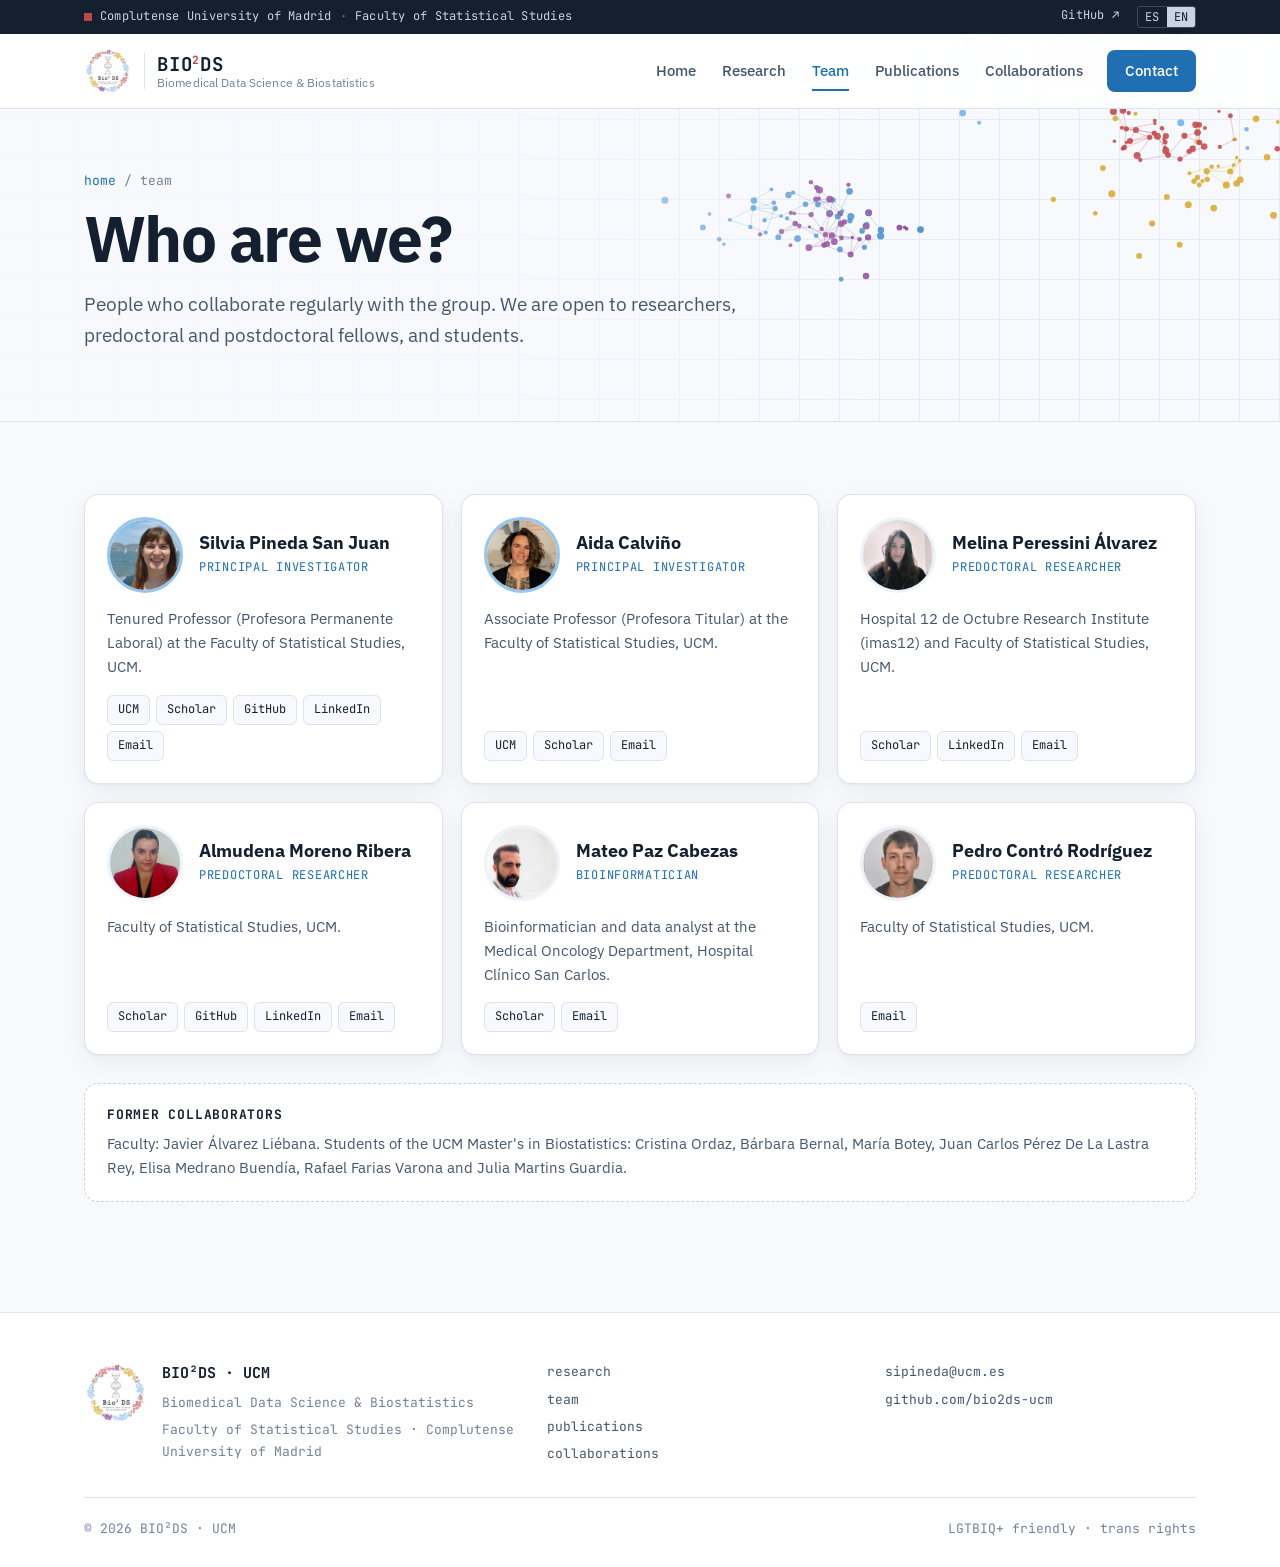
<file: en/equipo.html>
<!doctype html>
<html lang="en">
<head>
<meta charset="utf-8">
<meta name="viewport" content="width=device-width, initial-scale=1">
<title>Team · BIO²DS</title>
<meta name="description" content="Members of the BIO²DS research group at the Complutense University of Madrid.">
<meta property="og:title" content="Team · BIO²DS">
<meta property="og:description" content="Members of the BIO²DS research group at the Complutense University of Madrid.">
<meta property="og:image" content="assets/img/logo-badge.png">
<link rel="alternate" hreflang="es" href="../equipo.html">
<link rel="alternate" hreflang="en" href="equipo.html">
<link rel="icon" type="image/png" href="../favicon.png">
<link rel="apple-touch-icon" href="../apple-touch-icon.png">
<meta name="theme-color" content="#f7f9fc">
<link rel="preconnect" href="https://fonts.googleapis.com">
<link rel="preconnect" href="https://fonts.gstatic.com" crossorigin>
<link href="https://fonts.googleapis.com/css2?family=IBM+Plex+Sans:wght@400;500;600;700&family=JetBrains+Mono:wght@400;500;700&display=swap" rel="stylesheet">
<link rel="stylesheet" href="../assets/css/style.css">
</head>
<body>

<header class="nav" id="nav">
  <div class="topbar">
    <div class="wrap">
      <span class="inst"><span class="sq" aria-hidden="true"></span>Complutense University of Madrid <span class="sep">·</span> Faculty of Statistical Studies</span>
      <span class="util"><a class="gh" href="https://github.com/bio2ds-ucm" target="_blank" rel="noopener">GitHub ↗</a><span class="lang-switch" role="group" aria-label="Language"><a href="../equipo.html" lang="es" hreflang="es">ES</a><a href="equipo.html" lang="en" hreflang="en" aria-current="true">EN</a></span></span>
    </div>
  </div>
  <div class="mainbar">
    <div class="wrap">
      <a class="brand" href="index.html" aria-label="BIO²DS, home">
        <img src="../assets/img/logo-nav.png" alt="" width="48" height="48">
        <span class="wordmark"><b>BIO<sup>2</sup>DS</b><small>Biomedical Data Science &amp; Biostatistics</small></span>
      </a>
      <nav aria-label="Main">
        <ul id="menu">
        <li><a href="index.html">Home</a></li>
        <li><a href="investigacion.html">Research</a></li>
        <li><a href="equipo.html" aria-current="page">Team</a></li>
        <li><a href="publicaciones.html">Publications</a></li>
        <li><a href="colaboraciones.html">Collaborations</a></li>
          <li class="cta-li"><a class="cta" href="index.html#contacto">Contact</a></li>
        </ul>
      </nav>
      <button class="menu-btn" id="menuBtn" aria-expanded="false" aria-controls="menu" aria-label="Open menu"><span></span><span></span><span></span></button>
    </div>
  </div>
</header>

<main id="top">
<section class="page-head grid-bg">
  <canvas class="embed-bg" aria-hidden="true"></canvas>
  <div class="wrap">
    <div class="crumbs"><a href="index.html">home</a> / team</div>
    <h1>Who are we?</h1>
    <p>People who collaborate regularly with the group. We are open to researchers, predoctoral and postdoctoral fellows, and students.</p>
  </div>
</section>

<section id="equipo">
  <div class="wrap">
    <div class="team">
      <article class="member pi reveal">
        <div class="top"><img src="../assets/img/silvia.jpg" alt="Silvia Pineda San Juan" loading="lazy"><div><h3>Silvia Pineda San Juan</h3><div class="role">Principal Investigator</div></div></div>
        <p>Tenured Professor (Profesora Permanente Laboral) at the Faculty of Statistical Studies, UCM.</p>
        <div class="links"><a href="https://produccioncientifica.ucm.es/investigadores/158046/detalle" target="_blank" rel="noopener">UCM</a><a href="https://scholar.google.es/citations?hl=en&amp;user=PjydkQYAAAAJ" target="_blank" rel="noopener">Scholar</a><a href="https://github.com/silviapineda" target="_blank" rel="noopener">GitHub</a><a href="https://www.linkedin.com/in/silvia-pineda-454b0438" target="_blank" rel="noopener">LinkedIn</a><a href="mailto:sipineda@ucm.es">Email</a></div>
      </article>
      <article class="member pi reveal">
        <div class="top"><img src="../assets/img/aida.jpg" alt="Aida Calviño" loading="lazy"><div><h3>Aida Calviño</h3><div class="role">Principal Investigator</div></div></div>
        <p>Associate Professor (Profesora Titular) at the Faculty of Statistical Studies, UCM.</p>
        <div class="links"><a href="https://produccioncientifica.ucm.es/investigadores/143808/detalle" target="_blank" rel="noopener">UCM</a><a href="https://scholar.google.es/citations?user=WHrv-ssAAAAJ&amp;hl=es" target="_blank" rel="noopener">Scholar</a><a href="mailto:aida.calvino@ucm.es">Email</a></div>
      </article>
      <article class="member reveal">
        <div class="top"><img src="../assets/img/melina.jpg" alt="Melina Peressini Álvarez" loading="lazy"><div><h3>Melina Peressini Álvarez</h3><div class="role">Predoctoral researcher</div></div></div>
        <p>Hospital 12 de Octubre Research Institute (imas12) and Faculty of Statistical Studies, UCM.</p>
        <div class="links"><a href="https://scholar.google.es/citations?hl=es&amp;user=oCr6TpEAAAAJ" target="_blank" rel="noopener">Scholar</a><a href="https://es.linkedin.com/in/melina-peressini-%C3%A1lvarez" target="_blank" rel="noopener">LinkedIn</a><a href="mailto:mperessi@ucm.es">Email</a></div>
      </article>
      <article class="member reveal">
        <div class="top"><img src="../assets/img/almudena.jpg" alt="Almudena Moreno Ribera" loading="lazy"><div><h3>Almudena Moreno Ribera</h3><div class="role">Predoctoral researcher</div></div></div>
        <p>Faculty of Statistical Studies, UCM.</p>
        <div class="links"><a href="https://scholar.google.es/citations?user=Gc6VA7UAAAAJ&amp;hl=es" target="_blank" rel="noopener">Scholar</a><a href="https://github.com/AMoreno-Ribera" target="_blank" rel="noopener">GitHub</a><a href="https://es.linkedin.com/in/almudena-moreno-ribera-5b1389233" target="_blank" rel="noopener">LinkedIn</a><a href="mailto:almmor02@ucm.es">Email</a></div>
      </article>
      <article class="member reveal">
        <div class="top"><img src="../assets/img/mateo.jpg" alt="Mateo Paz Cabezas" loading="lazy"><div><h3>Mateo Paz Cabezas</h3><div class="role">Bioinformatician</div></div></div>
        <p>Bioinformatician and data analyst at the Medical Oncology Department, Hospital Clínico San Carlos.</p>
        <div class="links"><a href="https://scholar.google.com/citations?hl=es&amp;user=e_21JSMAAAAJ" target="_blank" rel="noopener">Scholar</a><a href="mailto:mateo.paz@salud.madrid.org">Email</a></div>
      </article>
      <article class="member reveal">
        <div class="top"><img src="../assets/img/pedro.jpg" alt="Pedro Contró Rodríguez" loading="lazy"><div><h3>Pedro Contró Rodríguez</h3><div class="role">Predoctoral researcher</div></div></div>
        <p>Faculty of Statistical Studies, UCM.</p>
        <div class="links"><a href="mailto:pcontro@ucm.es">Email</a></div>
      </article>
    </div>
    <div class="alumni reveal">
      <b>Former collaborators</b>
      Faculty: Javier Álvarez Liébana. Students of the UCM Master's in Biostatistics: Cristina Ordaz, Bárbara Bernal, María Botey, Juan Carlos Pérez De La Lastra Rey, Elisa Medrano Buendía, Rafael Farias Varona and Julia Martins Guardia.
    </div>
  </div>
</section>
</main>

<footer>
  <div class="wrap">
    <div class="foot-cols">
      <div class="foot-brand">
        <img src="../assets/img/logo-nav.png" alt="Logo BIO²DS" width="64" height="64" loading="lazy">
        <div>
          <b>BIO²DS · UCM</b>
          <span>Biomedical Data Science &amp; Biostatistics</span>
          <span>Faculty of Statistical Studies · Complutense University of Madrid</span>
        </div>
      </div>
      <nav aria-label="Footer">
        <a href="investigacion.html">research</a>
        <a href="equipo.html">team</a>
        <a href="publicaciones.html">publications</a>
        <a href="colaboraciones.html">collaborations</a>
      </nav>
      <div>
        <a href="mailto:sipineda@ucm.es">sipineda@ucm.es</a>
        <a href="https://github.com/bio2ds-ucm" target="_blank" rel="noopener">github.com/bio2ds-ucm</a>
      </div>
    </div>
    <div class="foot-bottom"><span>© <span id="year">2026</span> BIO²DS · UCM</span><span>LGTBIQ+ friendly · trans rights</span></div>
  </div>
</footer>

<script src="../assets/js/main.js"></script>
</body>
</html>
</file>
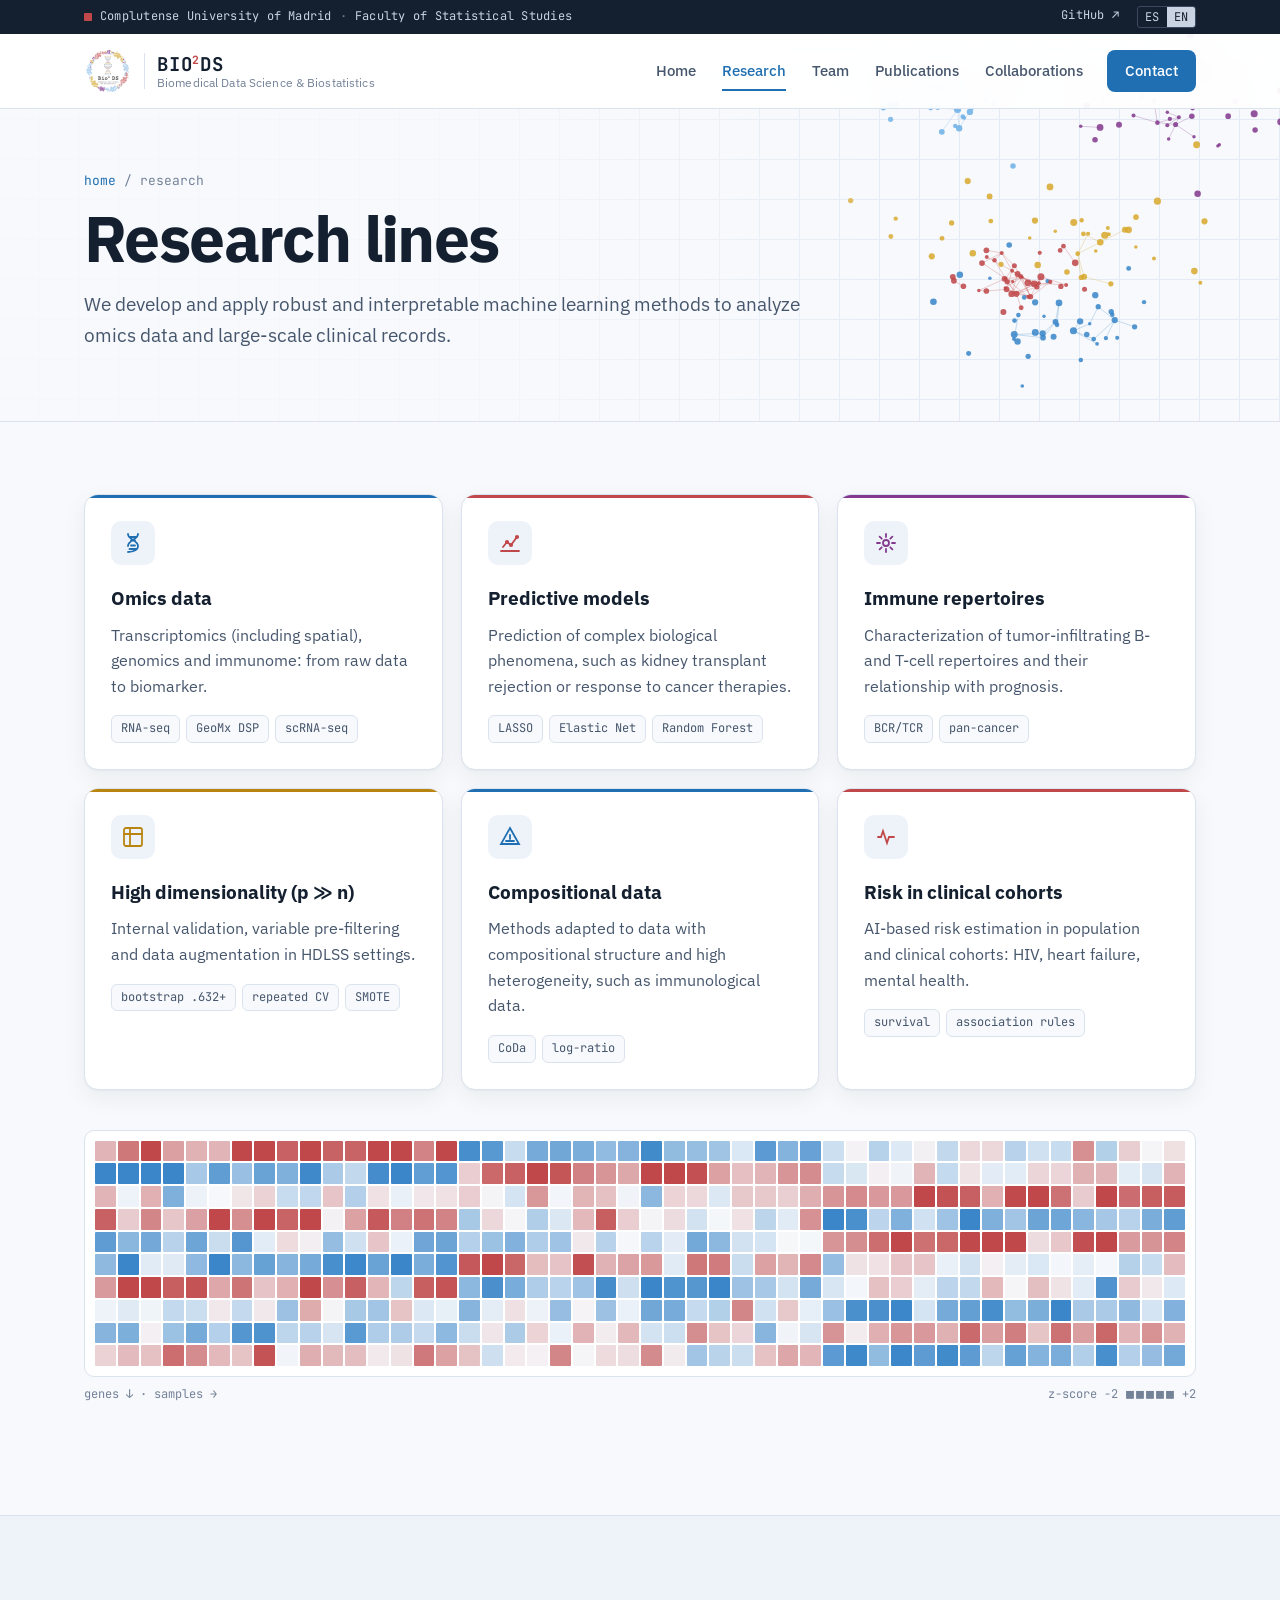
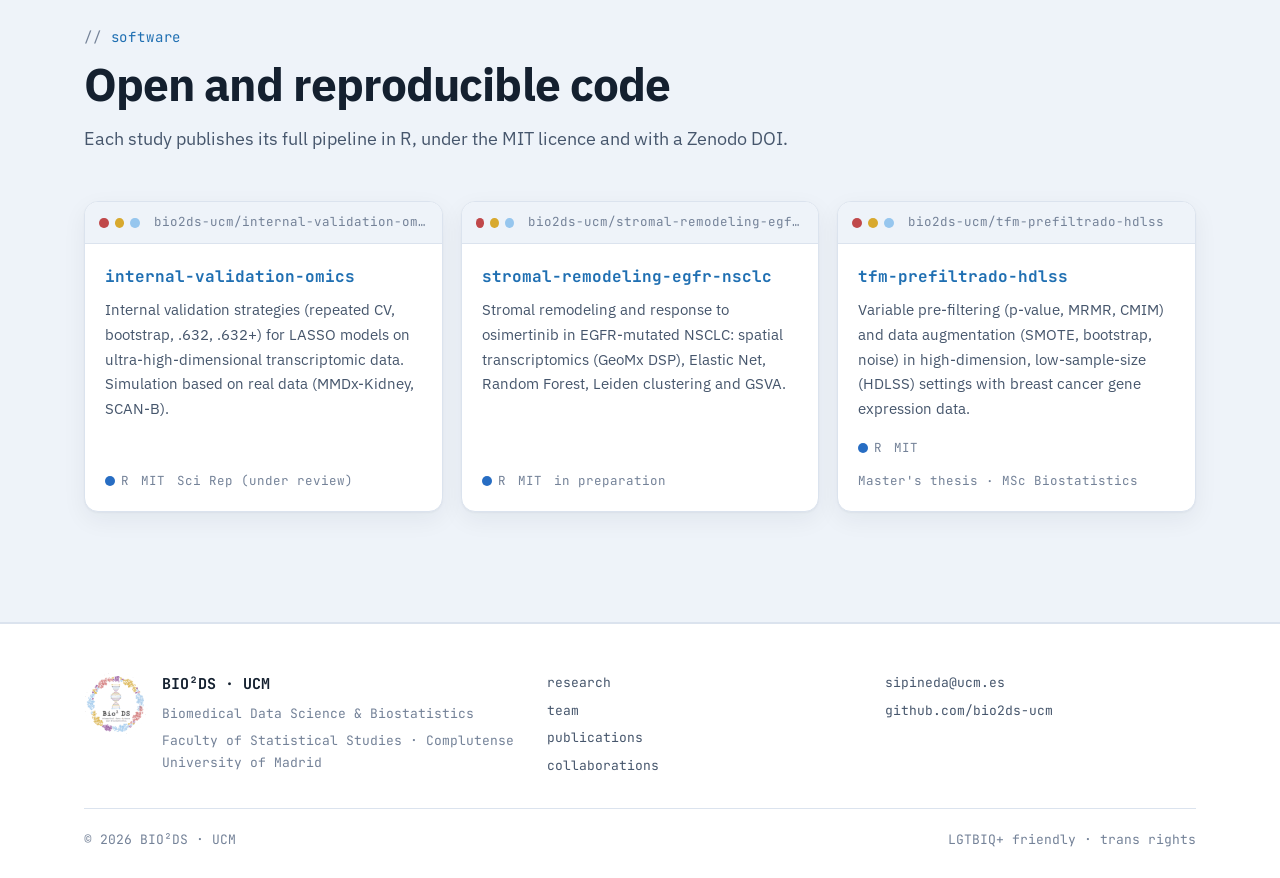
<file: en/investigacion.html>
<!doctype html>
<html lang="en">
<head>
<meta charset="utf-8">
<meta name="viewport" content="width=device-width, initial-scale=1">
<title>Research · BIO²DS</title>
<meta name="description" content="Research lines of the BIO²DS group: omics data, predictive models, immune repertoires and high-dimensional data.">
<meta property="og:title" content="Research · BIO²DS">
<meta property="og:description" content="Research lines of the BIO²DS group: omics data, predictive models, immune repertoires and high-dimensional data.">
<meta property="og:image" content="assets/img/logo-badge.png">
<link rel="alternate" hreflang="es" href="../investigacion.html">
<link rel="alternate" hreflang="en" href="investigacion.html">
<link rel="icon" type="image/png" href="../favicon.png">
<link rel="apple-touch-icon" href="../apple-touch-icon.png">
<meta name="theme-color" content="#f7f9fc">
<link rel="preconnect" href="https://fonts.googleapis.com">
<link rel="preconnect" href="https://fonts.gstatic.com" crossorigin>
<link href="https://fonts.googleapis.com/css2?family=IBM+Plex+Sans:wght@400;500;600;700&family=JetBrains+Mono:wght@400;500;700&display=swap" rel="stylesheet">
<link rel="stylesheet" href="../assets/css/style.css">
</head>
<body>

<header class="nav" id="nav">
  <div class="topbar">
    <div class="wrap">
      <span class="inst"><span class="sq" aria-hidden="true"></span>Complutense University of Madrid <span class="sep">·</span> Faculty of Statistical Studies</span>
      <span class="util"><a class="gh" href="https://github.com/bio2ds-ucm" target="_blank" rel="noopener">GitHub ↗</a><span class="lang-switch" role="group" aria-label="Language"><a href="../investigacion.html" lang="es" hreflang="es">ES</a><a href="investigacion.html" lang="en" hreflang="en" aria-current="true">EN</a></span></span>
    </div>
  </div>
  <div class="mainbar">
    <div class="wrap">
      <a class="brand" href="index.html" aria-label="BIO²DS, home">
        <img src="../assets/img/logo-nav.png" alt="" width="48" height="48">
        <span class="wordmark"><b>BIO<sup>2</sup>DS</b><small>Biomedical Data Science &amp; Biostatistics</small></span>
      </a>
      <nav aria-label="Main">
        <ul id="menu">
        <li><a href="index.html">Home</a></li>
        <li><a href="investigacion.html" aria-current="page">Research</a></li>
        <li><a href="equipo.html">Team</a></li>
        <li><a href="publicaciones.html">Publications</a></li>
        <li><a href="colaboraciones.html">Collaborations</a></li>
          <li class="cta-li"><a class="cta" href="index.html#contacto">Contact</a></li>
        </ul>
      </nav>
      <button class="menu-btn" id="menuBtn" aria-expanded="false" aria-controls="menu" aria-label="Open menu"><span></span><span></span><span></span></button>
    </div>
  </div>
</header>

<main id="top">
<section class="page-head grid-bg">
  <canvas class="embed-bg" aria-hidden="true"></canvas>
  <div class="wrap">
    <div class="crumbs"><a href="index.html">home</a> / research</div>
    <h1>Research lines</h1>
    <p>We develop and apply robust and interpretable machine learning methods to analyze omics data and large-scale clinical records.</p>
  </div>
</section>

<section id="lineas">
  <div class="wrap">
    <div class="research">
      <article class="card reveal">
        <div class="ico"><svg viewBox="0 0 24 24" fill="none" stroke="currentColor" stroke-width="1.8" stroke-linecap="round"><path d="M7 3c0 6 10 6 10 12s-10 6-10 6M17 3c0 6-10 6-10 12M8.5 6h7M8.5 18h7M10 9.5h4M10 14.5h4"/></svg></div>
        <h3>Omics data</h3>
        <p>Transcriptomics (including spatial), genomics and immunome: from raw data to biomarker.</p>
        <div class="chips"><span class="chip">RNA-seq</span><span class="chip">GeoMx DSP</span><span class="chip">scRNA-seq</span></div>
      </article>
      <article class="card reveal">
        <div class="ico"><svg viewBox="0 0 24 24" fill="none" stroke="currentColor" stroke-width="1.8" stroke-linecap="round"><path d="M3 20h18M5 16l4-5 4 3 6-8"/><circle cx="9" cy="11" r="1.2"/><circle cx="13" cy="14" r="1.2"/><circle cx="19" cy="6" r="1.2"/></svg></div>
        <h3>Predictive models</h3>
        <p>Prediction of complex biological phenomena, such as kidney transplant rejection or response to cancer therapies.</p>
        <div class="chips"><span class="chip">LASSO</span><span class="chip">Elastic Net</span><span class="chip">Random Forest</span></div>
      </article>
      <article class="card reveal">
        <div class="ico"><svg viewBox="0 0 24 24" fill="none" stroke="currentColor" stroke-width="1.8" stroke-linecap="round"><circle cx="12" cy="12" r="3"/><path d="M12 3v3M12 18v3M3 12h3M18 12h3M5.6 5.6l2.1 2.1M16.3 16.3l2.1 2.1M5.6 18.4l2.1-2.1M16.3 7.7l2.1-2.1"/></svg></div>
        <h3>Immune repertoires</h3>
        <p>Characterization of tumor-infiltrating B- and T-cell repertoires and their relationship with prognosis.</p>
        <div class="chips"><span class="chip">BCR/TCR</span><span class="chip">pan-cancer</span></div>
      </article>
      <article class="card reveal">
        <div class="ico"><svg viewBox="0 0 24 24" fill="none" stroke="currentColor" stroke-width="1.8" stroke-linecap="round"><rect x="3" y="3" width="18" height="18" rx="2"/><path d="M3 9h18M9 3v18"/></svg></div>
        <h3>High dimensionality (p ≫ n)</h3>
        <p>Internal validation, variable pre-filtering and data augmentation in HDLSS settings.</p>
        <div class="chips"><span class="chip">bootstrap .632+</span><span class="chip">repeated CV</span><span class="chip">SMOTE</span></div>
      </article>
      <article class="card reveal">
        <div class="ico"><svg viewBox="0 0 24 24" fill="none" stroke="currentColor" stroke-width="1.8" stroke-linecap="round"><path d="M12 3l9 16H3z"/><path d="M12 10v4M8 16h8"/></svg></div>
        <h3>Compositional data</h3>
        <p>Methods adapted to data with compositional structure and high heterogeneity, such as immunological data.</p>
        <div class="chips"><span class="chip">CoDa</span><span class="chip">log-ratio</span></div>
      </article>
      <article class="card reveal">
        <div class="ico"><svg viewBox="0 0 24 24" fill="none" stroke="currentColor" stroke-width="1.8" stroke-linecap="round"><path d="M4 12h3l2-6 4 12 2-6h5"/></svg></div>
        <h3>Risk in clinical cohorts</h3>
        <p>AI-based risk estimation in population and clinical cohorts: HIV, heart failure, mental health.</p>
        <div class="chips"><span class="chip">survival</span><span class="chip">association rules</span></div>
      </article>
    </div>
    <div class="heatmap reveal" id="heatmap" aria-hidden="true"></div>
    <div class="heat-legend" aria-hidden="true"><span>genes ↓ · samples →</span><span>z-score  −2 ◼◼◼◼◼ +2</span></div>
  </div>
</section>

<section id="software" class="alt">
  <div class="wrap">
    <div class="sec-head reveal">
      <div class="idx">software</div>
      <h2>Open and reproducible code</h2>
      <p>Each study publishes its full pipeline in R, under the MIT licence and with a Zenodo DOI.</p>
    </div>
    <div class="repos">
      <a class="repo reveal" href="https://github.com/bio2ds-ucm/internal-validation-omics" target="_blank" rel="noopener">
        <div class="bar"><i></i><i></i><i></i><span>bio2ds-ucm/internal-validation-omics</span></div>
        <div class="body">
          <h3>internal-validation-omics</h3>
          <p>Internal validation strategies (repeated CV, bootstrap, .632, .632+) for LASSO models on ultra-high-dimensional transcriptomic data. Simulation based on real data (MMDx-Kidney, SCAN-B).</p>
          <div class="foot"><span class="lang">R</span><span>MIT</span><span>Sci Rep (under review)</span></div>
        </div>
      </a>
      <a class="repo reveal" href="https://github.com/bio2ds-ucm/stromal-remodeling-egfr-nsclc" target="_blank" rel="noopener">
        <div class="bar"><i></i><i></i><i></i><span>bio2ds-ucm/stromal-remodeling-egfr-nsclc</span></div>
        <div class="body">
          <h3>stromal-remodeling-egfr-nsclc</h3>
          <p>Stromal remodeling and response to osimertinib in EGFR-mutated NSCLC: spatial transcriptomics (GeoMx DSP), Elastic Net, Random Forest, Leiden clustering and GSVA.</p>
          <div class="foot"><span class="lang">R</span><span>MIT</span><span>in preparation</span></div>
        </div>
      </a>
      <a class="repo reveal" href="https://github.com/bio2ds-ucm/tfm-prefiltrado-hdlss" target="_blank" rel="noopener">
        <div class="bar"><i></i><i></i><i></i><span>bio2ds-ucm/tfm-prefiltrado-hdlss</span></div>
        <div class="body">
          <h3>tfm-prefiltrado-hdlss</h3>
          <p>Variable pre-filtering (p-value, MRMR, CMIM) and data augmentation (SMOTE, bootstrap, noise) in high-dimension, low-sample-size (HDLSS) settings with breast cancer gene expression data.</p>
          <div class="foot"><span class="lang">R</span><span>MIT</span><span>Master's thesis · MSc Biostatistics</span></div>
        </div>
      </a>
    </div>
  </div>
</section>
</main>

<footer>
  <div class="wrap">
    <div class="foot-cols">
      <div class="foot-brand">
        <img src="../assets/img/logo-nav.png" alt="Logo BIO²DS" width="64" height="64" loading="lazy">
        <div>
          <b>BIO²DS · UCM</b>
          <span>Biomedical Data Science &amp; Biostatistics</span>
          <span>Faculty of Statistical Studies · Complutense University of Madrid</span>
        </div>
      </div>
      <nav aria-label="Footer">
        <a href="investigacion.html">research</a>
        <a href="equipo.html">team</a>
        <a href="publicaciones.html">publications</a>
        <a href="colaboraciones.html">collaborations</a>
      </nav>
      <div>
        <a href="mailto:sipineda@ucm.es">sipineda@ucm.es</a>
        <a href="https://github.com/bio2ds-ucm" target="_blank" rel="noopener">github.com/bio2ds-ucm</a>
      </div>
    </div>
    <div class="foot-bottom"><span>© <span id="year">2026</span> BIO²DS · UCM</span><span>LGTBIQ+ friendly · trans rights</span></div>
  </div>
</footer>

<script src="../assets/js/main.js"></script>
</body>
</html>
</file>
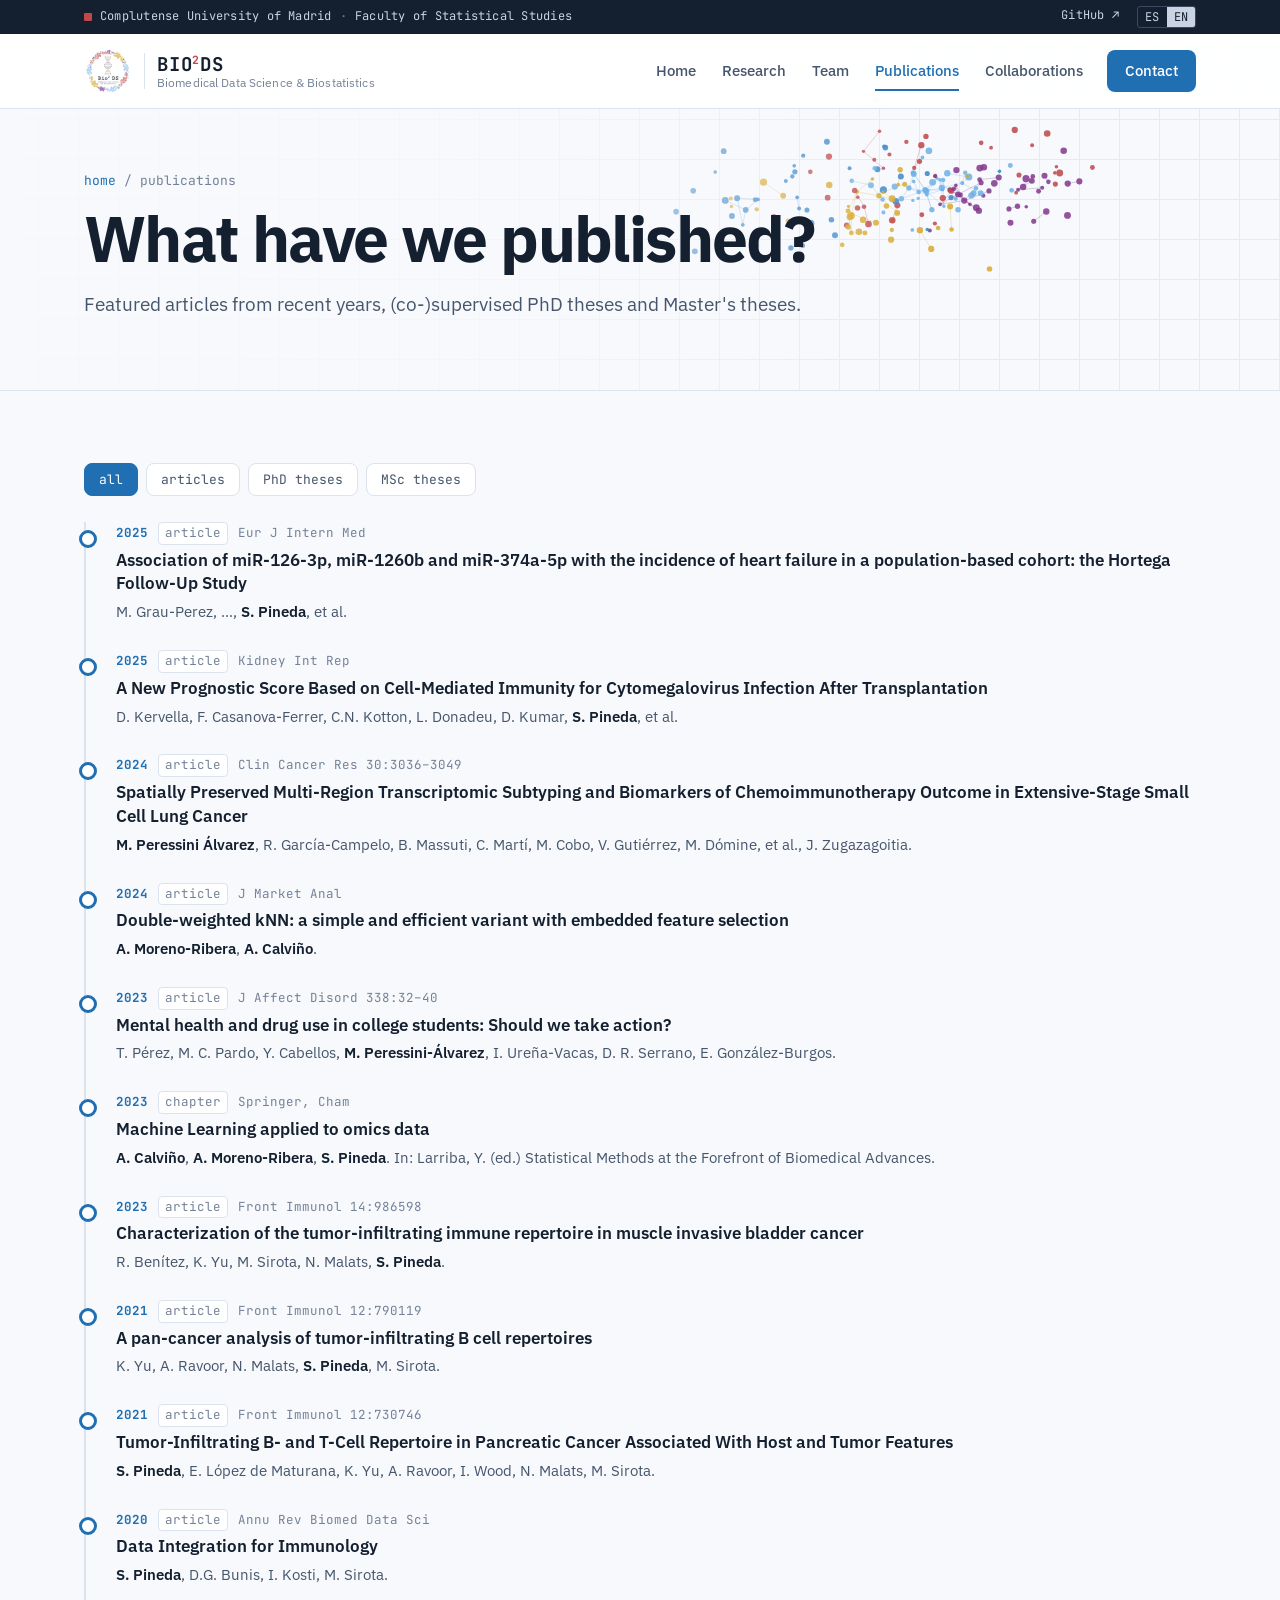
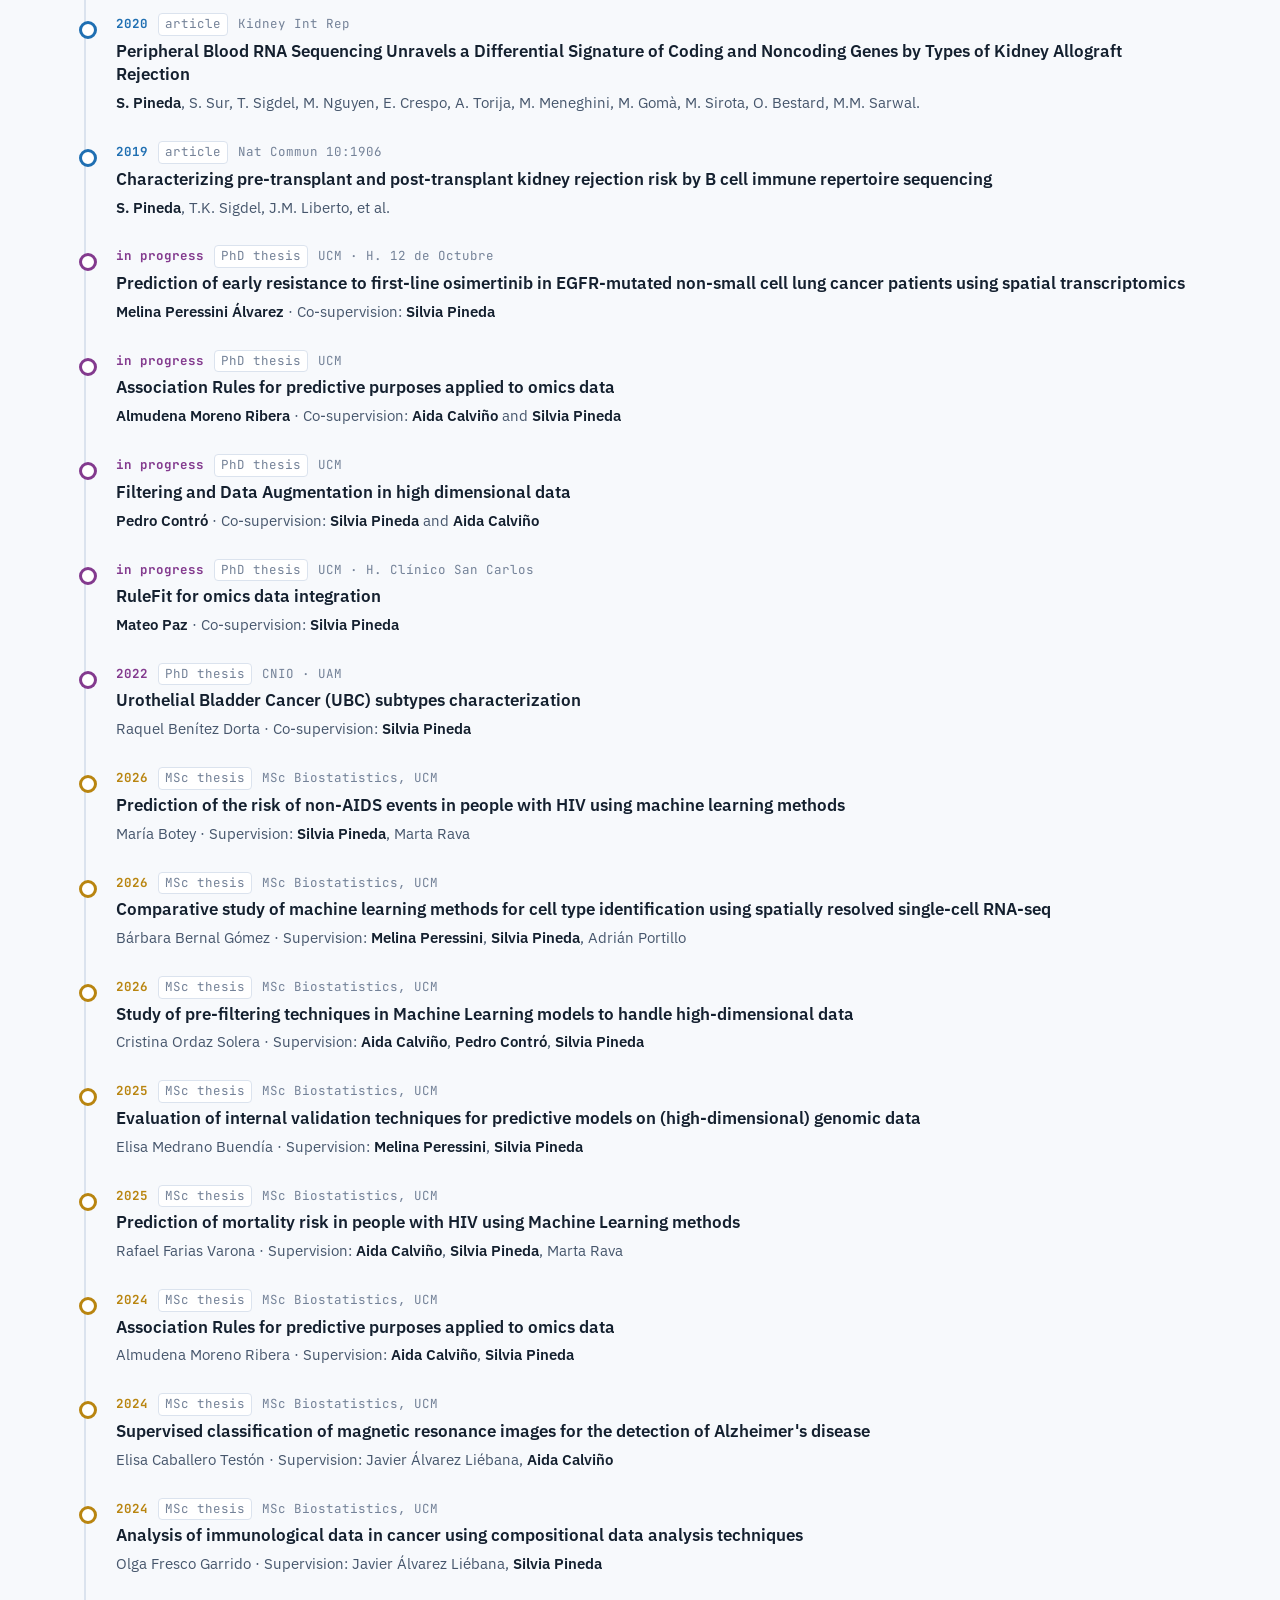
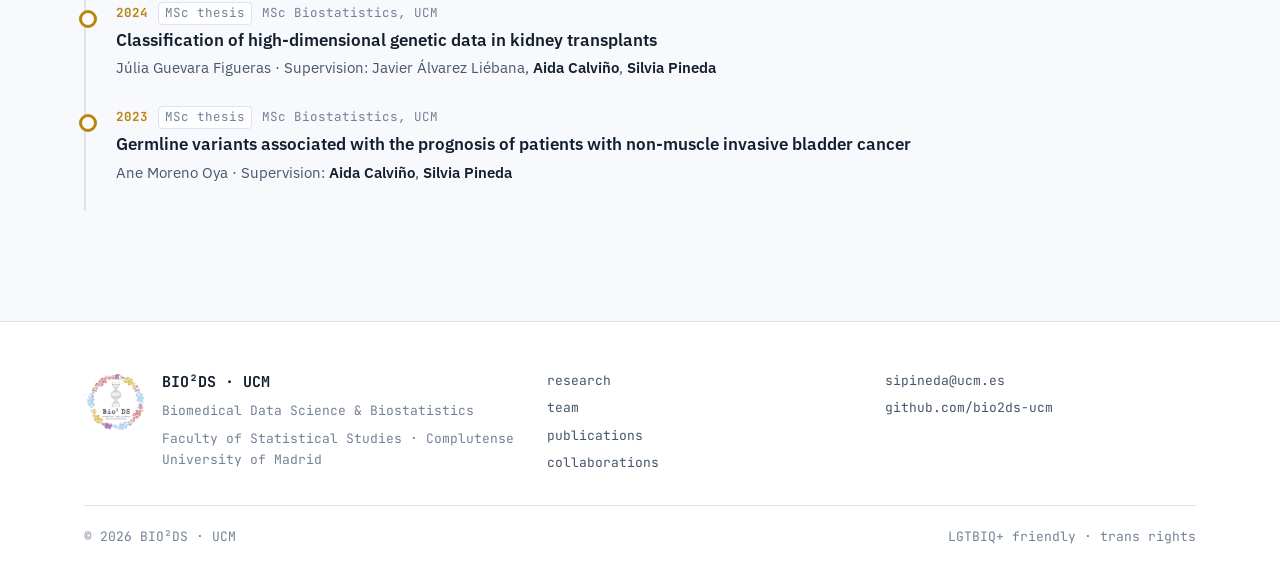
<file: en/publicaciones.html>
<!doctype html>
<html lang="en">
<head>
<meta charset="utf-8">
<meta name="viewport" content="width=device-width, initial-scale=1">
<title>Publications · BIO²DS</title>
<meta name="description" content="Featured articles, PhD theses and Master's theses of the BIO²DS group.">
<meta property="og:title" content="Publications · BIO²DS">
<meta property="og:description" content="Featured articles, PhD theses and Master's theses of the BIO²DS group.">
<meta property="og:image" content="assets/img/logo-badge.png">
<link rel="alternate" hreflang="es" href="../publicaciones.html">
<link rel="alternate" hreflang="en" href="publicaciones.html">
<link rel="icon" type="image/png" href="../favicon.png">
<link rel="apple-touch-icon" href="../apple-touch-icon.png">
<meta name="theme-color" content="#f7f9fc">
<link rel="preconnect" href="https://fonts.googleapis.com">
<link rel="preconnect" href="https://fonts.gstatic.com" crossorigin>
<link href="https://fonts.googleapis.com/css2?family=IBM+Plex+Sans:wght@400;500;600;700&family=JetBrains+Mono:wght@400;500;700&display=swap" rel="stylesheet">
<link rel="stylesheet" href="../assets/css/style.css">
</head>
<body>

<header class="nav" id="nav">
  <div class="topbar">
    <div class="wrap">
      <span class="inst"><span class="sq" aria-hidden="true"></span>Complutense University of Madrid <span class="sep">·</span> Faculty of Statistical Studies</span>
      <span class="util"><a class="gh" href="https://github.com/bio2ds-ucm" target="_blank" rel="noopener">GitHub ↗</a><span class="lang-switch" role="group" aria-label="Language"><a href="../publicaciones.html" lang="es" hreflang="es">ES</a><a href="publicaciones.html" lang="en" hreflang="en" aria-current="true">EN</a></span></span>
    </div>
  </div>
  <div class="mainbar">
    <div class="wrap">
      <a class="brand" href="index.html" aria-label="BIO²DS, home">
        <img src="../assets/img/logo-nav.png" alt="" width="48" height="48">
        <span class="wordmark"><b>BIO<sup>2</sup>DS</b><small>Biomedical Data Science &amp; Biostatistics</small></span>
      </a>
      <nav aria-label="Main">
        <ul id="menu">
        <li><a href="index.html">Home</a></li>
        <li><a href="investigacion.html">Research</a></li>
        <li><a href="equipo.html">Team</a></li>
        <li><a href="publicaciones.html" aria-current="page">Publications</a></li>
        <li><a href="colaboraciones.html">Collaborations</a></li>
          <li class="cta-li"><a class="cta" href="index.html#contacto">Contact</a></li>
        </ul>
      </nav>
      <button class="menu-btn" id="menuBtn" aria-expanded="false" aria-controls="menu" aria-label="Open menu"><span></span><span></span><span></span></button>
    </div>
  </div>
</header>

<main id="top">
<section class="page-head grid-bg">
  <canvas class="embed-bg" aria-hidden="true"></canvas>
  <div class="wrap">
    <div class="crumbs"><a href="index.html">home</a> / publications</div>
    <h1>What have we published?</h1>
    <p>Featured articles from recent years, (co-)supervised PhD theses and Master's theses.</p>
  </div>
</section>

<section id="publicaciones">
  <div class="wrap">
    <div class="filters" role="group" aria-label="Filter publications">
      <button type="button" data-filter="all" aria-pressed="true">all</button>
      <button type="button" data-filter="paper" aria-pressed="false">articles</button>
      <button type="button" data-filter="thesis" aria-pressed="false">PhD theses</button>
      <button type="button" data-filter="tfm" aria-pressed="false">MSc theses</button>
    </div>
    <ol class="pubs" id="pubs">
      <li class="pub" data-type="paper"><div class="meta"><span class="y">2025</span><span class="kind">article</span><span>Eur J Intern Med</span></div><h3><a href="https://www.ejinme.com/article/S0953-6205(25)00115-3/fulltext" target="_blank" rel="noopener">Association of miR-126-3p, miR-1260b and miR-374a-5p with the incidence of heart failure in a population-based cohort: the Hortega Follow-Up Study</a></h3><p>M. Grau-Perez, …, <b>S. Pineda</b>, et al.</p></li>
      <li class="pub" data-type="paper"><div class="meta"><span class="y">2025</span><span class="kind">article</span><span>Kidney Int Rep</span></div><h3><a href="https://www.kireports.org/article/S2468-0249(25)00429-2/fulltext" target="_blank" rel="noopener">A New Prognostic Score Based on Cell-Mediated Immunity for Cytomegalovirus Infection After Transplantation</a></h3><p>D. Kervella, F. Casanova-Ferrer, C.N. Kotton, L. Donadeu, D. Kumar, <b>S. Pineda</b>, et al.</p></li>
      <li class="pub" data-type="paper"><div class="meta"><span class="y">2024</span><span class="kind">article</span><span>Clin Cancer Res 30:3036–3049</span></div><h3><a href="https://pubmed.ncbi.nlm.nih.gov/38630755/" target="_blank" rel="noopener">Spatially Preserved Multi-Region Transcriptomic Subtyping and Biomarkers of Chemoimmunotherapy Outcome in Extensive-Stage Small Cell Lung Cancer</a></h3><p><b>M. Peressini Álvarez</b>, R. García-Campelo, B. Massuti, C. Martí, M. Cobo, V. Gutiérrez, M. Dómine, et al., J. Zugazagoitia.</p></li>
      <li class="pub" data-type="paper"><div class="meta"><span class="y">2024</span><span class="kind">article</span><span>J Market Anal</span></div><h3><a href="https://doi.org/10.1057/s41270-024-00302-5" target="_blank" rel="noopener">Double-weighted kNN: a simple and efficient variant with embedded feature selection</a></h3><p><b>A. Moreno-Ribera</b>, <b>A. Calviño</b>.</p></li>
      <li class="pub" data-type="paper"><div class="meta"><span class="y">2023</span><span class="kind">article</span><span>J Affect Disord 338:32–40</span></div><h3><a href="https://pubmed.ncbi.nlm.nih.gov/37245551/" target="_blank" rel="noopener">Mental health and drug use in college students: Should we take action?</a></h3><p>T. Pérez, M. C. Pardo, Y. Cabellos, <b>M. Peressini-Álvarez</b>, I. Ureña-Vacas, D. R. Serrano, E. González-Burgos.</p></li>
      <li class="pub" data-type="paper"><div class="meta"><span class="y">2023</span><span class="kind">chapter</span><span>Springer, Cham</span></div><h3><a href="https://doi.org/10.1007/978-3-031-32729-2_2" target="_blank" rel="noopener">Machine Learning applied to omics data</a></h3><p><b>A. Calviño</b>, <b>A. Moreno-Ribera</b>, <b>S. Pineda</b>. In: Larriba, Y. (ed.) Statistical Methods at the Forefront of Biomedical Advances.</p></li>
      <li class="pub" data-type="paper"><div class="meta"><span class="y">2023</span><span class="kind">article</span><span>Front Immunol 14:986598</span></div><h3><a href="https://pubmed.ncbi.nlm.nih.gov/36817478/" target="_blank" rel="noopener">Characterization of the tumor-infiltrating immune repertoire in muscle invasive bladder cancer</a></h3><p>R. Benítez, K. Yu, M. Sirota, N. Malats, <b>S. Pineda</b>.</p></li>
      <li class="pub" data-type="paper"><div class="meta"><span class="y">2021</span><span class="kind">article</span><span>Front Immunol 12:790119</span></div><h3><a href="https://doi.org/10.3389/fimmu.2021.790119" target="_blank" rel="noopener">A pan-cancer analysis of tumor-infiltrating B cell repertoires</a></h3><p>K. Yu, A. Ravoor, N. Malats, <b>S. Pineda</b>, M. Sirota.</p></li>
      <li class="pub" data-type="paper"><div class="meta"><span class="y">2021</span><span class="kind">article</span><span>Front Immunol 12:730746</span></div><h3><a href="https://www.frontiersin.org/articles/10.3389/fimmu.2021.730746/full" target="_blank" rel="noopener">Tumor-Infiltrating B- and T-Cell Repertoire in Pancreatic Cancer Associated With Host and Tumor Features</a></h3><p><b>S. Pineda</b>, E. López de Maturana, K. Yu, A. Ravoor, I. Wood, N. Malats, M. Sirota.</p></li>
      <li class="pub" data-type="paper"><div class="meta"><span class="y">2020</span><span class="kind">article</span><span>Annu Rev Biomed Data Sci</span></div><h3><a href="https://www.annualreviews.org/content/journals/10.1146/annurev-biodatasci-012420-122454" target="_blank" rel="noopener">Data Integration for Immunology</a></h3><p><b>S. Pineda</b>, D.G. Bunis, I. Kosti, M. Sirota.</p></li>
      <li class="pub" data-type="paper"><div class="meta"><span class="y">2020</span><span class="kind">article</span><span>Kidney Int Rep</span></div><h3><a href="https://linkinghub.elsevier.com/retrieve/pii/S2468024920314224" target="_blank" rel="noopener">Peripheral Blood RNA Sequencing Unravels a Differential Signature of Coding and Noncoding Genes by Types of Kidney Allograft Rejection</a></h3><p><b>S. Pineda</b>, S. Sur, T. Sigdel, M. Nguyen, E. Crespo, A. Torija, M. Meneghini, M. Gomà, M. Sirota, O. Bestard, M.M. Sarwal.</p></li>
      <li class="pub" data-type="paper"><div class="meta"><span class="y">2019</span><span class="kind">article</span><span>Nat Commun 10:1906</span></div><h3><a href="https://www.nature.com/articles/s41467-019-09930-3" target="_blank" rel="noopener">Characterizing pre-transplant and post-transplant kidney rejection risk by B cell immune repertoire sequencing</a></h3><p><b>S. Pineda</b>, T.K. Sigdel, J.M. Liberto, et al.</p></li>

      <li class="pub" data-type="thesis"><div class="meta"><span class="y">in progress</span><span class="kind">PhD thesis</span><span>UCM · H. 12 de Octubre</span></div><h3>Prediction of early resistance to first-line osimertinib in EGFR-mutated non-small cell lung cancer patients using spatial transcriptomics</h3><p><b>Melina Peressini Álvarez</b> · Co-supervision: <b>Silvia Pineda</b></p></li>
      <li class="pub" data-type="thesis"><div class="meta"><span class="y">in progress</span><span class="kind">PhD thesis</span><span>UCM</span></div><h3>Association Rules for predictive purposes applied to omics data</h3><p><b>Almudena Moreno Ribera</b> · Co-supervision: <b>Aida Calviño</b> and <b>Silvia Pineda</b></p></li>
      <li class="pub" data-type="thesis"><div class="meta"><span class="y">in progress</span><span class="kind">PhD thesis</span><span>UCM</span></div><h3>Filtering and Data Augmentation in high dimensional data</h3><p><b>Pedro Contró</b> · Co-supervision: <b>Silvia Pineda</b> and <b>Aida Calviño</b></p></li>
      <li class="pub" data-type="thesis"><div class="meta"><span class="y">in progress</span><span class="kind">PhD thesis</span><span>UCM · H. Clínico San Carlos</span></div><h3>RuleFit for omics data integration</h3><p><b>Mateo Paz</b> · Co-supervision: <b>Silvia Pineda</b></p></li>
      <li class="pub" data-type="thesis"><div class="meta"><span class="y">2022</span><span class="kind">PhD thesis</span><span>CNIO · UAM</span></div><h3><a href="https://repositorio.uam.es/handle/10486/705237" target="_blank" rel="noopener">Urothelial Bladder Cancer (UBC) subtypes characterization</a></h3><p>Raquel Benítez Dorta · Co-supervision: <b>Silvia Pineda</b></p></li>

      <li class="pub" data-type="tfm"><div class="meta"><span class="y">2026</span><span class="kind">MSc thesis</span><span>MSc Biostatistics, UCM</span></div><h3>Prediction of the risk of non-AIDS events in people with HIV using machine learning methods</h3><p>María Botey · Supervision: <b>Silvia Pineda</b>, Marta Rava</p></li>
      <li class="pub" data-type="tfm"><div class="meta"><span class="y">2026</span><span class="kind">MSc thesis</span><span>MSc Biostatistics, UCM</span></div><h3><a href="https://hdl.handle.net/20.500.14352/137612" target="_blank" rel="noopener">Comparative study of machine learning methods for cell type identification using spatially resolved single-cell RNA-seq</a></h3><p>Bárbara Bernal Gómez · Supervision: <b>Melina Peressini</b>, <b>Silvia Pineda</b>, Adrián Portillo</p></li>
      <li class="pub" data-type="tfm"><div class="meta"><span class="y">2026</span><span class="kind">MSc thesis</span><span>MSc Biostatistics, UCM</span></div><h3><a href="https://hdl.handle.net/20.500.14352/137490" target="_blank" rel="noopener">Study of pre-filtering techniques in Machine Learning models to handle high-dimensional data</a></h3><p>Cristina Ordaz Solera · Supervision: <b>Aida Calviño</b>, <b>Pedro Contró</b>, <b>Silvia Pineda</b></p></li>
      <li class="pub" data-type="tfm"><div class="meta"><span class="y">2025</span><span class="kind">MSc thesis</span><span>MSc Biostatistics, UCM</span></div><h3><a href="https://hdl.handle.net/20.500.14352/122792" target="_blank" rel="noopener">Evaluation of internal validation techniques for predictive models on (high-dimensional) genomic data</a></h3><p>Elisa Medrano Buendía · Supervision: <b>Melina Peressini</b>, <b>Silvia Pineda</b></p></li>
      <li class="pub" data-type="tfm"><div class="meta"><span class="y">2025</span><span class="kind">MSc thesis</span><span>MSc Biostatistics, UCM</span></div><h3><a href="https://hdl.handle.net/20.500.14352/122782" target="_blank" rel="noopener">Prediction of mortality risk in people with HIV using Machine Learning methods</a></h3><p>Rafael Farias Varona · Supervision: <b>Aida Calviño</b>, <b>Silvia Pineda</b>, Marta Rava</p></li>
      <li class="pub" data-type="tfm"><div class="meta"><span class="y">2024</span><span class="kind">MSc thesis</span><span>MSc Biostatistics, UCM</span></div><h3><a href="https://hdl.handle.net/20.500.14352/109010" target="_blank" rel="noopener">Association Rules for predictive purposes applied to omics data</a></h3><p>Almudena Moreno Ribera · Supervision: <b>Aida Calviño</b>, <b>Silvia Pineda</b></p></li>
      <li class="pub" data-type="tfm"><div class="meta"><span class="y">2024</span><span class="kind">MSc thesis</span><span>MSc Biostatistics, UCM</span></div><h3><a href="https://hdl.handle.net/20.500.14352/106734" target="_blank" rel="noopener">Supervised classification of magnetic resonance images for the detection of Alzheimer's disease</a></h3><p>Elisa Caballero Testón · Supervision: Javier Álvarez Liébana, <b>Aida Calviño</b></p></li>
      <li class="pub" data-type="tfm"><div class="meta"><span class="y">2024</span><span class="kind">MSc thesis</span><span>MSc Biostatistics, UCM</span></div><h3>Analysis of immunological data in cancer using compositional data analysis techniques</h3><p>Olga Fresco Garrido · Supervision: Javier Álvarez Liébana, <b>Silvia Pineda</b></p></li>
      <li class="pub" data-type="tfm"><div class="meta"><span class="y">2024</span><span class="kind">MSc thesis</span><span>MSc Biostatistics, UCM</span></div><h3>Classification of high-dimensional genetic data in kidney transplants</h3><p>Júlia Guevara Figueras · Supervision: Javier Álvarez Liébana, <b>Aida Calviño</b>, <b>Silvia Pineda</b></p></li>
      <li class="pub" data-type="tfm"><div class="meta"><span class="y">2023</span><span class="kind">MSc thesis</span><span>MSc Biostatistics, UCM</span></div><h3>Germline variants associated with the prognosis of patients with non-muscle invasive bladder cancer</h3><p>Ane Moreno Oya · Supervision: <b>Aida Calviño</b>, <b>Silvia Pineda</b></p></li>
    </ol>
  </div>
</section>
</main>

<footer>
  <div class="wrap">
    <div class="foot-cols">
      <div class="foot-brand">
        <img src="../assets/img/logo-nav.png" alt="Logo BIO²DS" width="64" height="64" loading="lazy">
        <div>
          <b>BIO²DS · UCM</b>
          <span>Biomedical Data Science &amp; Biostatistics</span>
          <span>Faculty of Statistical Studies · Complutense University of Madrid</span>
        </div>
      </div>
      <nav aria-label="Footer">
        <a href="investigacion.html">research</a>
        <a href="equipo.html">team</a>
        <a href="publicaciones.html">publications</a>
        <a href="colaboraciones.html">collaborations</a>
      </nav>
      <div>
        <a href="mailto:sipineda@ucm.es">sipineda@ucm.es</a>
        <a href="https://github.com/bio2ds-ucm" target="_blank" rel="noopener">github.com/bio2ds-ucm</a>
      </div>
    </div>
    <div class="foot-bottom"><span>© <span id="year">2026</span> BIO²DS · UCM</span><span>LGTBIQ+ friendly · trans rights</span></div>
  </div>
</footer>

<script src="../assets/js/main.js"></script>
</body>
</html>
</file>
<file: assets/css/style.css>
/* Paleta clara basada en los colores del logo BIO²DS (azul, mostaza, rojo, morado) */
:root{
  --bg:#f7f9fc;
  --bg-2:#eef3f9;
  --surface:#ffffff;
  --line:#dbe3ee;
  --grid:#e4ebf4;
  --text:#14202f;
  --muted:#46566c;
  --dim:#748298;
  --accent:#1f6fb2;
  --accent-soft:rgba(31,111,178,.08);
  --blue:#96c6ee;
  --gold:#b98510;
  --red:#c0484a;
  --purple:#833a8e;
  --shadow:0 1px 2px rgba(20,32,47,.04),0 8px 24px rgba(20,32,47,.06);
  --shadow-lg:0 2px 4px rgba(20,32,47,.05),0 20px 50px rgba(20,32,47,.14);
  --radius:14px;
  --max:1160px;
  --mono:"JetBrains Mono",ui-monospace,SFMono-Regular,Menlo,monospace;
  --sans:"IBM Plex Sans",system-ui,-apple-system,"Segoe UI",sans-serif;
  color-scheme:light;
}
*{box-sizing:border-box}
html{scroll-behavior:smooth;scroll-padding-top:96px}
body{margin:0;background:var(--bg);color:var(--text);font-family:var(--sans);font-size:17px;line-height:1.65;-webkit-font-smoothing:antialiased;overflow-x:hidden}
a{color:var(--accent);text-decoration:none}
a:hover{text-decoration:underline}
img{max-width:100%;display:block}
.wrap{max-width:var(--max);margin:0 auto;padding:0 24px}
@media (max-width:600px){.wrap{padding:0 16px}body{font-size:16px}}

/* grid backdrop (papel milimetrado) */
.grid-bg{background-color:var(--bg);background-image:linear-gradient(var(--grid) 1px,transparent 1px),linear-gradient(90deg,var(--grid) 1px,transparent 1px);background-size:40px 40px;background-position:-1px -1px}

/* nav */
header.nav{position:fixed;inset:0 0 auto 0;z-index:50;transition:transform .35s ease}
header.nav.scrolled{transform:translateY(-34px)}
.topbar{height:34px;background:var(--text);color:#c9d3e1;font-family:var(--mono);font-size:12px;letter-spacing:.02em}
.topbar .wrap{height:100%;display:flex;align-items:center;justify-content:space-between;gap:16px}
.topbar .inst{display:flex;align-items:center;gap:8px;white-space:nowrap;overflow:hidden;text-overflow:ellipsis}
.topbar .sq{width:8px;height:8px;background:var(--red);border-radius:1px;flex-shrink:0}
.topbar .sep{color:#6b7b92}
.topbar .util{display:flex;gap:18px;flex-shrink:0}
.topbar a{color:#c9d3e1}
.topbar a:hover{color:#fff;text-decoration:none}
.lang-switch{display:flex;border:1px solid #3b4a60;border-radius:3px;overflow:hidden}
.lang-switch a{padding:1px 7px;line-height:18px}
.lang-switch a[aria-current]{background:#c9d3e1;color:var(--text)}
.lang-switch a[aria-current]:hover{color:var(--text)}
@media (max-width:760px){.topbar .util .gh{display:none}.topbar .sep,.topbar .inst{font-size:11px}}
.mainbar{background:rgba(255,255,255,.9);backdrop-filter:blur(14px);-webkit-backdrop-filter:blur(14px);border-bottom:1px solid var(--line);position:relative}
/* línea fina con los cuatro colores del logo */
.mainbar::after{content:"";position:absolute;left:0;right:0;bottom:-1px;height:2px;background:linear-gradient(90deg,var(--accent) 0 25%,var(--gold) 25% 50%,var(--red) 50% 75%,var(--purple) 75%);opacity:0;transition:opacity .3s}
header.nav.scrolled .mainbar{box-shadow:0 6px 24px rgba(20,32,47,.07)}
header.nav.scrolled .mainbar::after{opacity:1}
.mainbar .wrap{display:flex;align-items:center;justify-content:space-between;height:74px;gap:24px}
.brand{display:flex;align-items:center;gap:12px;color:var(--text);flex-shrink:0}
.brand:hover{text-decoration:none}
.brand img{width:48px;height:48px}
.wordmark{display:flex;flex-direction:column;line-height:1.15;padding-left:12px;border-left:1px solid var(--line)}
.wordmark b{font-family:var(--mono);font-size:19px;letter-spacing:.04em}
.wordmark b sup{font-size:.6em;color:var(--red)}
.wordmark small{font-size:12px;color:var(--dim);letter-spacing:.01em}
.nav ul{display:flex;align-items:center;gap:2px;list-style:none;margin:0;padding:0}
.nav ul a{position:relative;display:flex;align-items:baseline;padding:10px 12px;color:var(--muted);font-size:15px;font-weight:500}
.nav ul a::after{content:"";position:absolute;left:12px;right:12px;bottom:2px;height:2px;background:var(--accent);transform:scaleX(0);transform-origin:left;transition:transform .25s ease}
.nav ul a:hover{color:var(--text);text-decoration:none}
.nav ul a:hover::after{transform:scaleX(1);background:var(--line)}
.nav ul a[aria-current="page"]{color:var(--accent)}
.nav ul a[aria-current="page"]::after{transform:scaleX(1);background:var(--accent)}
.nav ul .cta-li{margin-left:10px}
.nav ul a.cta{padding:9px 18px;border-radius:8px;background:var(--accent);color:#fff;font-size:14.5px}
.nav ul a.cta::after{display:none}
.nav ul a.cta:hover{background:#185a92;color:#fff}
.menu-btn{display:none;width:44px;height:44px;border:1px solid var(--line);border-radius:10px;background:var(--surface);cursor:pointer;position:relative;flex-shrink:0}
.menu-btn span{position:absolute;left:12px;right:12px;height:2px;background:var(--text);border-radius:2px;transition:transform .25s,opacity .2s}
.menu-btn span:nth-child(1){top:14px}.menu-btn span:nth-child(2){top:21px}.menu-btn span:nth-child(3){top:28px}
.menu-btn[aria-expanded="true"] span:nth-child(1){transform:translateY(7px) rotate(45deg)}
.menu-btn[aria-expanded="true"] span:nth-child(2){opacity:0}
.menu-btn[aria-expanded="true"] span:nth-child(3){transform:translateY(-7px) rotate(-45deg)}
@media (max-width:1060px){.wordmark small{display:none}}
@media (max-width:960px){
  .menu-btn{display:block}
  .nav nav{position:absolute;top:100%;left:0;right:0}
  .nav ul{flex-direction:column;align-items:stretch;gap:0;background:var(--surface);border-bottom:1px solid var(--line);box-shadow:0 18px 30px rgba(20,32,47,.1);padding:8px 24px 20px;display:none}
  .nav ul.open{display:flex}
  .nav ul li{border-bottom:1px solid var(--line)}
  .nav ul a{padding:14px 0;font-size:17px}
  .nav ul a::after{display:none}
  .nav ul .cta-li{margin:16px 0 0;border:0}
  .nav ul a.cta{justify-content:center;padding:13px}
}
@media (max-width:600px){.mainbar .wrap{height:64px}.brand img{width:40px;height:40px}.wordmark b{font-size:17px}.nav ul{padding:8px 16px 18px}}

/* hero */
.hero{position:relative;min-height:100vh;min-height:100svh;display:flex;align-items:center;overflow:hidden;padding:140px 0 70px}
.hero canvas{position:absolute;inset:0;width:100%;height:100%}
.hero::after{content:"";position:absolute;inset:0;background:linear-gradient(90deg,rgba(247,249,252,.9) 0%,rgba(247,249,252,.7) 30%,rgba(247,249,252,0) 58%),linear-gradient(transparent 80%,var(--bg));pointer-events:none}
.hero .wrap{position:relative;z-index:2;width:100%;display:grid;grid-template-columns:1.25fr .75fr;gap:40px;align-items:center}
@media (max-width:900px){.hero .wrap{grid-template-columns:1fr}.hero::after{background:rgba(247,249,252,.72)}}
.hero-logo{margin:0;justify-self:center;width:min(100%,380px);aspect-ratio:1;border-radius:50%;background:#fff;box-shadow:var(--shadow-lg);border:1px solid var(--line);padding:4%;position:relative}
.hero-logo::before{content:"";position:absolute;inset:-14px;border-radius:50%;border:1px dashed #c3cfdf;animation:spin 60s linear infinite}
.hero-logo img{width:100%;height:100%}
@keyframes spin{to{transform:rotate(360deg)}}
@media (max-width:900px){.hero-logo{order:-1;width:170px;justify-self:start}.hero-logo::before{inset:-8px}}
.tag{display:inline-flex;align-items:center;gap:8px;font-family:var(--mono);font-size:13px;color:var(--accent);border:1px solid rgba(31,111,178,.3);background:var(--surface);padding:6px 12px;border-radius:999px}
.tag .dot{width:7px;height:7px;border-radius:50%;background:var(--gold);box-shadow:0 0 0 3px rgba(185,133,16,.18)}
.hero h1{font-size:clamp(44px,8vw,96px);line-height:.98;margin:22px 0 14px;font-weight:700;letter-spacing:-.03em}
.hero h1 sup{font-size:.5em;color:var(--red);vertical-align:.75em}
.hero h1 .grad{background:linear-gradient(90deg,var(--accent),var(--purple) 55%,var(--red));-webkit-background-clip:text;background-clip:text;color:transparent}
.hero .sub{font-family:var(--mono);color:var(--muted);font-size:clamp(14px,2vw,18px);margin:0 0 26px}
.hero .lead{max-width:620px;font-size:clamp(17px,2.1vw,20px);color:var(--muted);margin:0 0 34px}
.typed{color:var(--purple);font-weight:500}
.typed::after{content:"▋";color:var(--purple);animation:blink 1s steps(1) infinite;margin-left:2px}
@keyframes blink{50%{opacity:0}}
.btns{display:flex;flex-wrap:wrap;gap:12px}
.btn{display:inline-flex;align-items:center;gap:8px;padding:12px 20px;border-radius:10px;font-family:var(--mono);font-size:14.5px;font-weight:500;border:1px solid var(--line);color:var(--text);background:var(--surface);box-shadow:var(--shadow)}
.btn:hover{text-decoration:none;border-color:var(--accent);color:var(--accent)}
.btn.primary{background:var(--accent);color:#fff;border-color:var(--accent)}
.btn.primary:hover{background:#185a92;color:#fff}

/* sections */
section{padding:110px 0;position:relative}
@media (max-width:600px){section{padding:72px 0}}
.sec-head{margin-bottom:48px;max-width:760px}
.sec-head .idx{font-family:var(--mono);color:var(--accent);font-size:14px;letter-spacing:.06em}
.sec-head .idx::before{content:"// ";color:var(--dim)}
.sec-head h2{font-size:clamp(30px,4.5vw,46px);line-height:1.1;margin:10px 0 14px;letter-spacing:-.02em}
.sec-head p{color:var(--muted);margin:0;font-size:18px}
.alt{background:var(--bg-2);border-top:1px solid var(--line);border-bottom:1px solid var(--line)}

/* about */
.about{display:grid;grid-template-columns:1.1fr .9fr;gap:56px;align-items:center}
@media (max-width:900px){.about{grid-template-columns:1fr;gap:36px}}
.about p{color:var(--muted)}
.about strong{color:var(--text)}
.pillars{display:grid;gap:14px;margin-top:28px}
.pillar{display:flex;gap:16px;align-items:flex-start;padding:16px 18px;border:1px solid var(--line);border-radius:var(--radius);background:var(--surface);box-shadow:var(--shadow)}
.pillar .n{font-family:var(--mono);font-size:13px;color:#fff;background:var(--accent);border-radius:6px;padding:2px 8px;font-weight:700;margin-top:3px}
.pillar:nth-child(2) .n{background:var(--purple)}
.pillar:nth-child(3) .n{background:var(--red)}
.pillar h3{margin:0 0 2px;font-size:17px}
.pillar p{margin:0;font-size:15px;color:var(--muted)}
/* La foto de delante solo tapa la esquina superior izquierda de la de atrás (cielo y edificio), nunca a las personas */
.photo-stack{position:relative;aspect-ratio:1/.6}
.photo-stack figure{position:absolute;margin:0;border-radius:var(--radius);overflow:hidden;border:4px solid #fff;background:var(--surface);box-shadow:var(--shadow-lg)}
.photo-stack figure img{width:100%;height:100%;object-fit:cover}
.photo-stack .front{left:0;top:0;width:54%;aspect-ratio:4/3;z-index:2}
.photo-stack .back{right:0;top:33%;width:58%;aspect-ratio:1200/818;z-index:1}
@media (max-width:600px){
  .photo-stack{aspect-ratio:auto;display:grid;gap:14px}
  .photo-stack figure{position:static;width:100%}
}

/* research */
.research{display:grid;grid-template-columns:repeat(3,1fr);gap:18px}
@media (max-width:900px){.research{grid-template-columns:1fr 1fr}}
@media (max-width:600px){.research{grid-template-columns:1fr}}
.card{position:relative;padding:26px;border:1px solid var(--line);border-radius:var(--radius);background:var(--surface);box-shadow:var(--shadow);overflow:hidden;transition:border-color .25s,transform .25s,box-shadow .25s}
.card::before{content:"";position:absolute;left:0;top:0;right:0;height:3px;background:var(--c,var(--accent))}
.card:nth-child(4n+2){--c:var(--red)}
.card:nth-child(4n+3){--c:var(--purple)}
.card:nth-child(4n+4){--c:var(--gold)}
.card:hover{border-color:var(--c,var(--accent));transform:translateY(-3px);box-shadow:var(--shadow-lg)}
.card .ico{width:44px;height:44px;border-radius:10px;display:grid;place-items:center;background:var(--bg-2);color:var(--c,var(--accent));margin-bottom:18px}
.card .ico svg{width:24px;height:24px}
.card h3{margin:0 0 8px;font-size:19px}
.card p{margin:0;color:var(--muted);font-size:15.5px}
.card .chips{display:flex;flex-wrap:wrap;gap:6px;margin-top:16px}
.chip{font-family:var(--mono);font-size:12px;padding:3px 9px;border-radius:6px;border:1px solid var(--line);color:var(--muted);background:var(--bg)}
.heatmap{display:grid;grid-template-columns:repeat(48,1fr);gap:2px;margin-top:40px;padding:10px;border-radius:10px;overflow:hidden;background:var(--surface);border:1px solid var(--line)}
.heatmap i{display:block;aspect-ratio:1;border-radius:1px}
.heat-legend{display:flex;justify-content:space-between;font-family:var(--mono);font-size:12px;color:var(--dim);margin-top:8px}

/* team */
.team{display:grid;grid-template-columns:repeat(3,1fr);gap:18px}
@media (max-width:900px){.team{grid-template-columns:1fr 1fr}}
@media (max-width:560px){.team{grid-template-columns:1fr}}
.member{display:flex;flex-direction:column;padding:22px;border:1px solid var(--line);border-radius:var(--radius);background:var(--surface);box-shadow:var(--shadow)}
.member .top{display:flex;gap:16px;align-items:center;margin-bottom:14px}
.member img{width:76px;height:76px;border-radius:50%;object-fit:cover;border:3px solid var(--bg-2);flex-shrink:0}
.member.pi img{border-color:var(--blue)}
.member h3{margin:0;font-size:17.5px;line-height:1.25}
.member .role{font-family:var(--mono);font-size:12px;color:var(--accent);text-transform:uppercase;letter-spacing:.06em;margin-top:4px}
.member p{margin:0 0 16px;font-size:14.5px;color:var(--muted);flex:1}
.links{display:flex;flex-wrap:wrap;gap:6px}
.links a{font-family:var(--mono);font-size:12px;padding:4px 10px;border-radius:6px;border:1px solid var(--line);color:var(--text);background:var(--bg)}
.links a:hover{border-color:var(--accent);text-decoration:none;color:var(--accent)}
.alumni{margin-top:28px;padding:20px 22px;border:1px dashed #c3cfdf;border-radius:var(--radius);color:var(--muted);font-size:15px;background:var(--surface)}
.alumni b{color:var(--text);font-family:var(--mono);font-size:13px;letter-spacing:.06em;text-transform:uppercase;display:block;margin-bottom:6px}

/* publications */
.filters{display:flex;flex-wrap:wrap;gap:8px;margin-bottom:26px}
.filters button{font-family:var(--mono);font-size:13px;padding:7px 14px;border-radius:8px;border:1px solid var(--line);background:var(--surface);color:var(--muted);cursor:pointer}
.filters button:hover{border-color:var(--accent);color:var(--accent)}
.filters button[aria-pressed="true"]{background:var(--accent);color:#fff;border-color:var(--accent)}
.pubs{list-style:none;margin:0;padding:0;border-left:2px solid var(--line)}
.pub{position:relative;padding:0 0 26px 30px}
.pub::before{content:"";position:absolute;left:-7px;top:8px;width:12px;height:12px;border-radius:50%;background:var(--surface);border:3px solid var(--accent)}
.pub[data-type="thesis"]::before{border-color:var(--purple)}
.pub[data-type="tfm"]::before{border-color:var(--gold)}
.pub .meta{font-family:var(--mono);font-size:12.5px;color:var(--dim);display:flex;gap:10px;flex-wrap:wrap;align-items:center}
.pub .meta .y{color:var(--accent);font-weight:700}
.pub[data-type="thesis"] .meta .y{color:var(--purple)}
.pub[data-type="tfm"] .meta .y{color:var(--gold)}
.pub .kind{border:1px solid var(--line);border-radius:4px;padding:0 6px;background:var(--surface)}
.pub h3{margin:4px 0 4px;font-size:17px;line-height:1.4;font-weight:600}
.pub h3 a{color:var(--text)}
.pub h3 a:hover{color:var(--accent)}
.pub p{margin:0;color:var(--muted);font-size:14.5px}
.pub p b{color:var(--text);font-weight:600}
.pub.hidden{display:none}

/* repos */
.repos{display:grid;grid-template-columns:repeat(3,1fr);gap:18px}
@media (max-width:900px){.repos{grid-template-columns:1fr}}
.repo{display:flex;flex-direction:column;border:1px solid var(--line);border-radius:var(--radius);background:var(--surface);box-shadow:var(--shadow);overflow:hidden;color:var(--text);transition:border-color .25s,transform .25s}
.repo:hover{text-decoration:none;border-color:var(--accent);transform:translateY(-3px)}
.repo .bar{display:flex;align-items:center;gap:6px;padding:10px 14px;background:var(--bg-2);border-bottom:1px solid var(--line);font-family:var(--mono);font-size:12.5px;color:var(--dim)}
.repo .bar i{width:10px;height:10px;border-radius:50%}
.repo .bar i:nth-child(1){background:var(--red)}.repo .bar i:nth-child(2){background:#d8a92e}.repo .bar i:nth-child(3){background:var(--blue)}
.repo .bar span{margin-left:8px;white-space:nowrap;overflow:hidden;text-overflow:ellipsis}
.repo .body{padding:20px;flex:1;display:flex;flex-direction:column}
.repo h3{font-family:var(--mono);font-size:16px;margin:0 0 8px;color:var(--accent);word-break:break-word}
.repo p{margin:0 0 16px;color:var(--muted);font-size:15px;flex:1}
.repo .foot{display:flex;flex-wrap:wrap;gap:12px;font-family:var(--mono);font-size:12.5px;color:var(--dim);align-items:center}
.lang::before{content:"";display:inline-block;width:10px;height:10px;border-radius:50%;background:#276dc3;margin-right:6px;vertical-align:-1px}

/* collaborations */
.logos{display:grid;grid-template-columns:repeat(5,1fr);gap:14px;margin-bottom:40px}
@media (max-width:900px){.logos{grid-template-columns:repeat(3,1fr)}}
@media (max-width:560px){.logos{grid-template-columns:repeat(2,1fr)}}
.logos div{background:#fff;border:1px solid var(--line);box-shadow:var(--shadow);border-radius:12px;display:grid;place-items:center;padding:14px;height:96px}
.logos img{max-height:64px;width:auto;object-fit:contain}
.collabs{display:grid;grid-template-columns:1fr 1fr;gap:12px 28px;list-style:none;margin:0;padding:0}
@media (max-width:760px){.collabs{grid-template-columns:1fr}}
.collabs li{padding:14px 0;border-bottom:1px solid var(--line);font-size:15.5px;color:var(--muted)}
.collabs li a{color:var(--text);font-weight:600}
.collabs li a:hover{color:var(--accent)}

/* contact */
.contact{display:grid;grid-template-columns:1.2fr .8fr;gap:28px;align-items:stretch}
@media (max-width:860px){.contact{grid-template-columns:1fr}}
.contact .box{padding:32px;border:1px solid var(--line);border-radius:var(--radius);background:var(--surface);box-shadow:var(--shadow)}
.contact .box:first-child{background:linear-gradient(135deg,rgba(150,198,238,.22),rgba(131,58,142,.07)),var(--surface)}
.contact h3{margin:0 0 10px;font-size:24px}
.contact p{color:var(--muted);margin:0 0 22px}
.contact dl{margin:0;font-family:var(--mono);font-size:14px}
.contact dt{color:var(--dim);font-size:12px;text-transform:uppercase;letter-spacing:.08em;margin-top:14px}
.contact dt:first-child{margin-top:0}
.contact dd{margin:2px 0 0;color:var(--text)}

footer{border-top:1px solid var(--line);padding:48px 0 28px;font-family:var(--mono);font-size:13px;color:var(--dim);background:var(--surface)}
.foot-cols{display:grid;grid-template-columns:1.4fr 1fr 1fr;gap:28px;margin-bottom:32px}
@media (max-width:760px){.foot-cols{grid-template-columns:1fr}}
.foot-cols>*{display:flex;flex-direction:column;gap:6px}
.foot-cols b{color:var(--text);font-size:15px}
.foot-cols a{color:var(--muted)}
.foot-cols a:hover{color:var(--accent)}
.foot-brand{display:flex;flex-direction:row !important;gap:14px !important;align-items:flex-start}
.foot-brand img{width:64px;height:64px;flex-shrink:0}
.foot-brand>div{display:flex;flex-direction:column;gap:6px}
.foot-bottom{display:flex;justify-content:space-between;flex-wrap:wrap;gap:12px;padding-top:20px;border-top:1px solid var(--line)}

/* page header (subpages) */
.page-head{padding:170px 0 70px;border-bottom:1px solid var(--line);position:relative;overflow:hidden}
.page-head canvas{position:absolute;inset:0;width:100%;height:100%}
.page-head::after{content:"";position:absolute;inset:0;background:linear-gradient(90deg,rgba(247,249,252,.92) 0%,rgba(247,249,252,.75) 40%,rgba(247,249,252,0) 72%);pointer-events:none}
@media (max-width:600px){.page-head::after{background:rgba(247,249,252,.75)}}
.page-head .wrap{position:relative;z-index:1}
.crumbs{font-family:var(--mono);font-size:13px;color:var(--dim)}
.page-head h1{font-size:clamp(36px,6vw,64px);line-height:1.05;letter-spacing:-.025em;margin:14px 0 16px}
.page-head p{max-width:720px;color:var(--muted);font-size:clamp(17px,2vw,19px);margin:0}
@media (max-width:600px){.page-head{padding:130px 0 48px}}
.page-head + section{padding-top:72px}

/* explore cards (home) */
.explore{display:grid;grid-template-columns:repeat(4,1fr);gap:18px}
@media (max-width:980px){.explore{grid-template-columns:1fr 1fr}}
@media (max-width:560px){.explore{grid-template-columns:1fr}}
.xcard{position:relative;display:flex;flex-direction:column;padding:26px;border:1px solid var(--line);border-radius:var(--radius);background:var(--surface);box-shadow:var(--shadow);color:var(--text);overflow:hidden;transition:border-color .25s,transform .25s,box-shadow .25s}
.xcard::before{content:"";position:absolute;left:0;top:0;right:0;height:3px;background:var(--c,var(--accent))}
.xcard:nth-child(2){--c:var(--red)}
.xcard:nth-child(3){--c:var(--purple)}
.xcard:nth-child(4){--c:var(--gold)}
.xcard:hover{text-decoration:none;border-color:var(--c,var(--accent));transform:translateY(-3px);box-shadow:var(--shadow-lg)}
.xcard .n{font-family:var(--mono);font-size:13px;color:var(--c,var(--accent))}
.xcard h3{margin:10px 0 8px;font-size:21px}
.xcard p{margin:0 0 18px;color:var(--muted);font-size:15px;flex:1}
.xcard .go{font-family:var(--mono);font-size:13px;color:var(--c,var(--accent))}

/* reveal */
.reveal{opacity:0;transform:translateY(18px);transition:opacity .7s ease,transform .7s ease}
.reveal.in{opacity:1;transform:none}
@media (prefers-reduced-motion:reduce){.reveal{opacity:1;transform:none;transition:none}.typed::after{animation:none}.hero-logo::before{animation:none}html{scroll-behavior:auto}}
</file>
